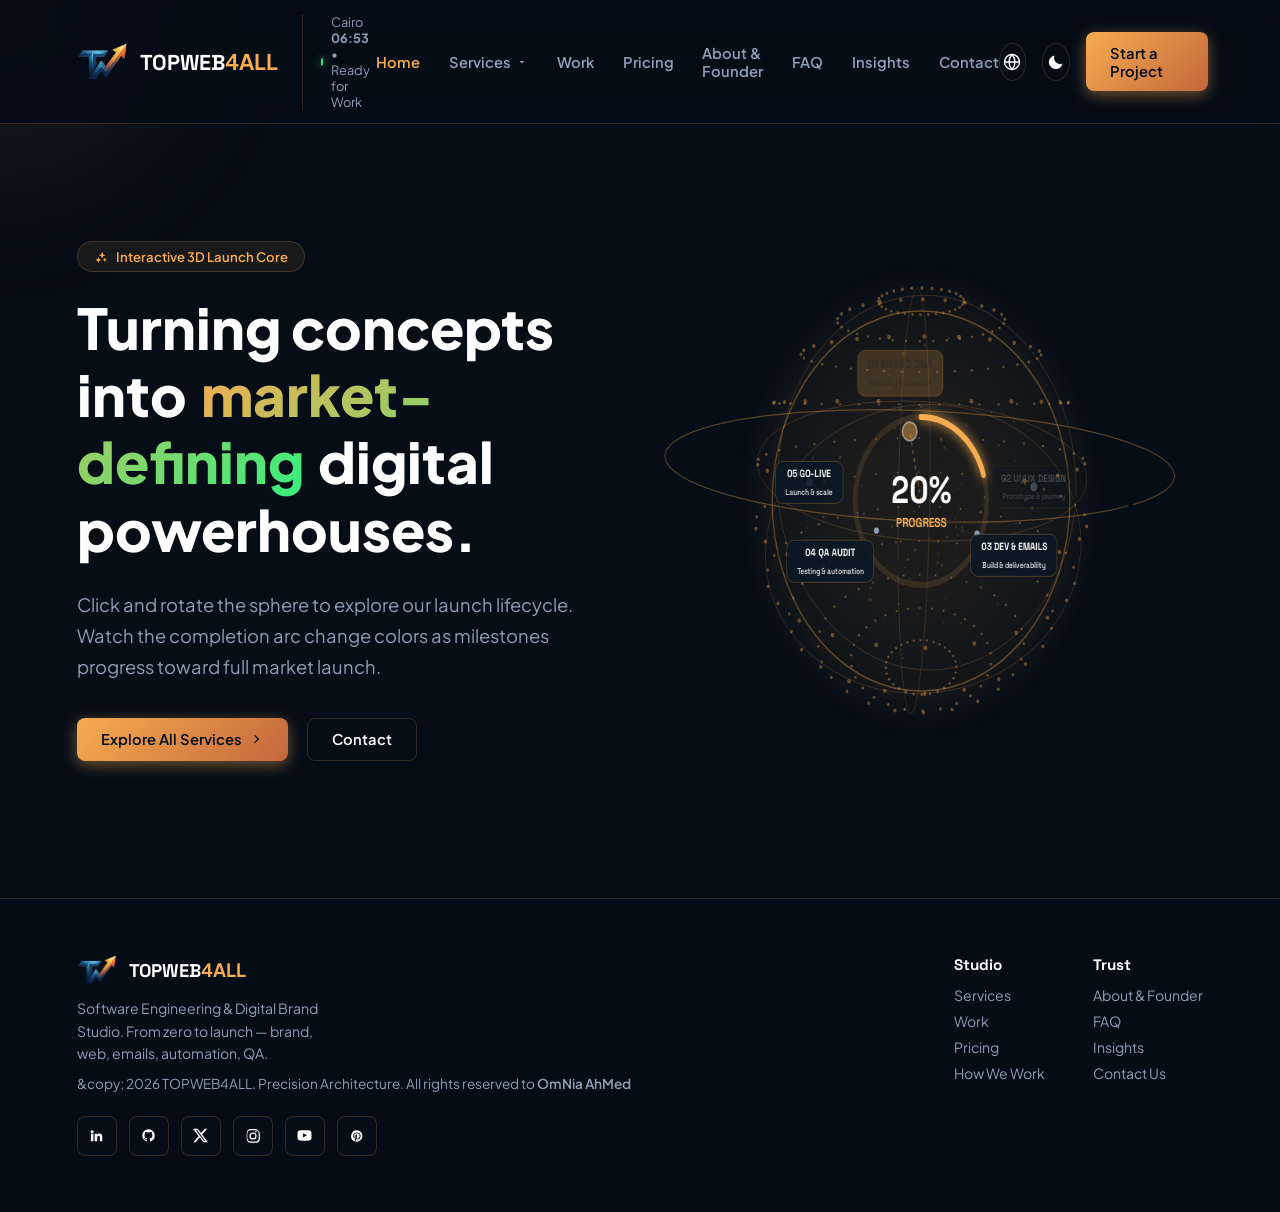
<file: index.html>
<!DOCTYPE html>
<html lang="en" data-theme="dark">
<head>
    <meta charset="UTF-8">
    <meta name="viewport" content="width=device-width, initial-scale=1.0">
    <title>TOPWEB4ALL | Software Engineering & Digital Brand Studio — Web Design, Branding, Automation & QA</title>
    <meta name="description" content="TOPWEB4ALL is a software engineering & digital brand studio in Cairo. We build brands from scratch, high-conversion websites, secured corporate emails, workflow automation, and QA audits.">
    <meta name="keywords" content="web design Cairo, brand creation, corporate emails, workflow automation, QA testing, TOPWEB4ALL">
    <meta name="author" content="TOPWEB4ALL">
    <meta name="robots" content="index, follow">
    <link rel="canonical" href="https://topweb4all.dev/">
    <meta name="theme-color" content="#050D17">
    <link rel="icon" type="image/png" sizes="32x32" href="favicon-32x32.png">
    <link rel="icon" type="image/png" sizes="16x16" href="favicon-16x16.png">
    <link rel="apple-touch-icon" href="apple-touch-icon.png">
    <link rel="manifest" href="site.webmanifest">
    <!-- Open Graph / Social -->
    <meta property="og:type" content="website">
    <meta property="og:title" content="TOPWEB4ALL | Turning concepts into market-defining digital powerhouses">
    <meta property="og:description" content="Brand from scratch, custom web engineering, secured emails, automation & QA audits. Explore work, pricing, FAQ and insights.">
    <meta property="og:url" content="https://topweb4all.dev/">
    <meta name="twitter:card" content="summary_large_image">
    <meta name="twitter:title" content="TOPWEB4ALL | Software Engineering & Digital Brand Studio">
    <meta name="twitter:description" content="Zero-to-one brands, fast websites, secured emails, automation & QA.">
    <meta property="og:image" content="https://topweb4all.dev/images/og-cover.jpg">
    <meta name="twitter:image" content="https://topweb4all.dev/images/og-cover.jpg">
    <!-- Structured data -->
    <script type="application/ld+json">
    {"@context":"https://schema.org","@type":"ProfessionalService","name":"TOPWEB4ALL","description":"Software Engineering & Digital Brand Studio: branding, web engineering, corporate emails, automation, QA.","areaServed":"Worldwide","email":"contact@topweb4all.dev","url":"https://topweb4all.dev/","sameAs":["https://linkedin.com","https://github.com"]}
    </script>
    <!-- Fonts -->
    <link rel="preconnect" href="https://fonts.googleapis.com">
    <link rel="preconnect" href="https://fonts.gstatic.com" crossorigin>
    <link href="https://fonts.googleapis.com/css2?family=Plus+Jakarta+Sans:wght@300;400;500;600;700&family=Space+Grotesk:wght@500;600;700;800&family=Cairo:wght@400;600;700;800&display=swap" rel="stylesheet">
    <!-- FontAwesome Icons -->
    <!-- Icons are inline SVG (no external icon font) -->

    <style>
        :root {
            --teal-accent: #F6AC4F;
            --teal-deep: #C3673D;
            --teal-darker: #9A4F2A;
            --glow: rgba(246, 172, 79, 0.45);

            /* Dark Theme (Default) */
            --bg-body: #050D17;
            --bg-card: rgba(11, 24, 38, 0.75);
            --bg-header: rgba(5, 13, 23, 0.92);
            --border: rgba(246, 172, 79, 0.18);
            --border-hover: rgba(246, 172, 79, 0.55);
            --text-main: #FFFFFF;
            --text-muted: #8E9FB5;
            --badge-bg: rgba(246, 172, 79, 0.08);
            --on-accent: #050D17;
            --card-shadow: 0 14px 40px rgba(0, 0, 0, 0.45);
        }

        [data-theme="light"] {
            /* Light Theme — high contrast, readable on white */
            --teal-accent: #B8731A;
            --teal-deep: #9A4F2A;
            --teal-darker: #7A3D1F;
            --glow: rgba(184, 115, 26, 0.28);
            --bg-body: #F5F0E8;
            --bg-card: #FFFFFF;
            --bg-header: rgba(255, 255, 255, 0.96);
            --border: rgba(184, 115, 26, 0.28);
            --border-hover: #B8731A;
            --text-main: #0A1B29;
            --text-muted: #3D5468;
            --badge-bg: rgba(184, 115, 26, 0.12);
            --on-accent: #FFFFFF;
            --card-shadow: 0 12px 32px rgba(10, 60, 75, 0.14);
        }

        [data-theme="light"] .service-card,
        [data-theme="light"] .price-card,
        [data-theme="light"] .work-card,
        [data-theme="light"] .blog-card,
        [data-theme="light"] .testimonial-card,
        [data-theme="light"] .detail-panel,
        [data-theme="light"] .detail-hero-box,
        [data-theme="light"] .timeline-item,
        [data-theme="light"] .faq-item,
        [data-theme="light"] .founder-box,
        [data-theme="light"] .contact-card {
            box-shadow: 0 12px 32px rgba(10, 60, 75, 0.14);
            border-width: 1.5px;
        }

        [data-theme="light"] .pill {
            background: rgba(184, 115, 26, 0.1);
            color: #22465A;
            font-weight: 600;
        }

        [data-theme="light"] .hero h1 .highlight {
            background: linear-gradient(135deg, #B8731A 0%, #C3673D 100%);
            -webkit-background-clip: text;
            background-clip: text;
            -webkit-text-fill-color: transparent;
        }

        [data-theme="light"] .btn-ghost {
            border-width: 1.5px;
            border-color: #B8731A;
            color: #0A1B29;
            font-weight: 700;
        }

        [data-theme="light"] .card-link {
            color: #7A3D1F;
        }

        [data-theme="light"] .section-tag {
            color: #7A3D1F;
        }

        [data-theme="light"] .form-input {
            background: #F4F8F9;
            color: #0A1B29;
            border-width: 1.5px;
        }

        [data-theme="light"] .form-input::placeholder {
            color: #7A93A6;
        }

        [data-theme="light"] .mobile-drawer a {
            border-bottom-color: rgba(184, 115, 26, 0.15);
        }

        [data-theme="light"] .logo-text span {
            color: #B8731A;
        }

        * {
            margin: 0;
            padding: 0;
            box-sizing: border-box;
            font-family: 'Plus Jakarta Sans', sans-serif;
            scroll-behavior: smooth;
            transition: background 0.3s ease, color 0.3s ease, border-color 0.3s ease;
        }

        h1, h2, h3, h4, .logo-text, .mono-text {
            font-family: 'Space Grotesk', sans-serif;
        }

        [dir="rtl"] body, [dir="rtl"] body * {
            font-family: 'Cairo', 'Plus Jakarta Sans', sans-serif;
        }

        [dir="rtl"] h1, [dir="rtl"] h2, [dir="rtl"] h3, [dir="rtl"] h4,
        [dir="rtl"] .logo-text, [dir="rtl"] .mono-text {
            font-family: 'Cairo', 'Space Grotesk', sans-serif;
        }

        /* RTL layout fixes */
        [dir="rtl"] .header-left { flex-direction: row; }
        [dir="rtl"] .studio-status { border-left: none; border-right: 1px solid var(--border); padding-left: 0; padding-right: 18px; }
        [dir="rtl"] nav ul.main-nav { flex-direction: row; }
        [dir="rtl"] .dropdown-menu { left: auto; right: 50%; transform: translateX(30%) translateY(8px); text-align: right; }
        [dir="rtl"] .nav-item-dropdown:hover .dropdown-menu,
        [dir="rtl"] .nav-item-dropdown:focus-within .dropdown-menu { transform: translateX(30%) translateY(0); }
        [dir="rtl"] .dropdown-menu a { flex-direction: row; text-align: right; }
        [dir="rtl"] .mobile-drawer { right: auto; left: -100%; border-left: none; border-right: 1px solid var(--border); }
        [dir="rtl"] .mobile-drawer.open { right: auto; left: 0; }
        [dir="rtl"] .breadcrumb, [dir="rtl"] .section-header, [dir="rtl"] .detail-hero > div:first-child { text-align: right; }
        [dir="rtl"] .price-list li, [dir="rtl"] .order-steps li { flex-direction: row; text-align: right; }
        [dir="rtl"] .card-top { flex-direction: row; }
        [dir="rtl"] .toast { right: auto; left: 25px; }
        [dir="rtl"] .faq-q { flex-direction: row; text-align: right; }
        [dir="rtl"] .work-meta, [dir="rtl"] .client-row { flex-direction: row; }
        [dir="rtl"] .hero-actions { justify-content: flex-start; }
        @media (max-width: 1024px) {
            [dir="rtl"] .hero-actions { justify-content: center; }
        }

        body {
            background-color: var(--bg-body);
            color: var(--text-main);
            overflow-x: hidden;
            position: relative;
        }
        a { color: var(--teal-accent); }
        a:hover { color: var(--teal-deep); }

        /* Mouse Glow Spotlight */
        .cursor-spotlight {
            position: fixed;
            top: 0;
            left: 0;
            width: 500px;
            height: 500px;
            background: radial-gradient(circle, var(--glow) 0%, transparent 65%);
            border-radius: 50%;
            pointer-events: none;
            transform: translate(-50%, -50%);
            z-index: 0;
            filter: blur(75px);
            opacity: 0.35;
        }

        [dir="rtl"] .cursor-spotlight {
            left: 0;
            right: auto;
        }

        /* Header Navigation */
        header {
            position: fixed;
            top: 0;
            left: 0;
            right: 0;
            z-index: 1000;
            background: var(--bg-header);
            backdrop-filter: blur(16px);
            border-bottom: 1px solid var(--border);
            padding: 0.85rem 6%;
            display: flex;
            align-items: center;
            justify-content: space-between;
        }

        .header-left {
            display: flex;
            align-items: center;
            gap: 24px;
        }

        .logo-wrap {
            display: flex;
            align-items: center;
            gap: 12px;
            text-decoration: none;
            color: var(--text-main);
            cursor: pointer;
        }

        .logo-box {
            width: 40px;
            height: 40px;
            background: linear-gradient(135deg, var(--teal-accent), var(--teal-deep));
            border-radius: 10px;
            display: flex;
            align-items: center;
            justify-content: center;
            color: var(--on-accent);
            font-size: 1.25rem;
            box-shadow: 0 0 16px var(--glow);
        }

        .logo-text {
            font-size: 1.35rem;
            font-weight: 700;
        }

        .logo-text span {
            color: var(--teal-accent);
        }

        .studio-status {
            display: flex;
            align-items: center;
            gap: 8px;
            font-size: 0.8rem;
            color: var(--text-muted);
            border-left: 1px solid var(--border);
            padding-left: 18px;
        }

        .status-dot {
            width: 8px;
            height: 8px;
            background-color: #38EF7D;
            border-radius: 50%;
            box-shadow: 0 0 8px #38EF7D;
            animation: pulse 2s infinite;
        }

        @keyframes pulse {
            0% { opacity: 0.3; }
            50% { opacity: 1; }
            100% { opacity: 0.3; }
        }

        /* Desktop Nav & Dropdowns */
        nav ul.main-nav {
            display: flex;
            list-style: none;
            gap: 1.8rem;
            align-items: center;
        }

        nav a.nav-link {
            text-decoration: none;
            color: var(--text-muted);
            font-size: 0.92rem;
            font-weight: 600;
            display: flex;
            align-items: center;
            gap: 5px;
            cursor: pointer;
            padding: 6px 0;
        }

        nav a.nav-link:hover, nav a.nav-link.active {
            color: var(--teal-accent);
        }

        .nav-item-dropdown {
            position: relative;
        }

        .dropdown-menu {
            position: absolute;
            top: calc(100% + 10px);
            left: 50%;
            transform: translateX(-30%) translateY(8px);
            background: var(--bg-card);
            border: 1px solid var(--border-hover);
            border-radius: 16px;
            box-shadow: 0 20px 50px rgba(0, 0, 0, 0.45), 0 0 0 1px rgba(246, 172, 79, 0.06);
            padding: 0.6rem;
            min-width: 320px;
            display: flex;
            flex-direction: column;
            gap: 2px;
            backdrop-filter: blur(18px);
            z-index: 1010;
            opacity: 0;
            visibility: hidden;
            transition: opacity 0.22s ease, transform 0.22s ease, visibility 0.22s;
        }

        .nav-item-dropdown:hover .dropdown-menu,
        .nav-item-dropdown:focus-within .dropdown-menu {
            display: flex;
            opacity: 1;
            visibility: visible;
            transform: translateX(-30%) translateY(0);
        }

        .dropdown-menu a {
            padding: 0.7rem 0.9rem;
            color: var(--text-muted);
            font-size: 0.88rem;
            text-decoration: none;
            display: flex;
            align-items: center;
            gap: 12px;
            transition: all 0.2s;
            cursor: pointer;
            border-radius: 10px;
        }

        .dropdown-menu a i {
            width: 34px;
            height: 34px;
            border-radius: 9px;
            background: rgba(246, 172, 79, 0.1);
            display: inline-flex;
            align-items: center;
            justify-content: center;
            color: var(--teal-accent);
            flex-shrink: 0;
        }

        .dropdown-menu a small {
            display: block;
            font-size: 0.74rem;
            font-weight: 400;
            opacity: 0.75;
        }

        .dropdown-menu a:hover {
            background: rgba(246, 172, 79, 0.1);
            color: var(--teal-accent);
            padding-left: 1.1rem;
        }

        .dropdown-divider {
            height: 1px;
            background: var(--border);
            margin: 6px 10px;
        }

        .nav-right {
            display: flex;
            align-items: center;
            gap: 1rem;
        }

        .theme-btn, .mobile-toggle-btn {
            background: transparent;
            border: 1px solid var(--border);
            color: var(--text-main);
            width: 38px;
            height: 38px;
            border-radius: 50%;
            cursor: pointer;
            display: flex;
            align-items: center;
            justify-content: center;
        }

        .mobile-toggle-btn {
            display: none;
        }

        .theme-btn:hover, .mobile-toggle-btn:hover {
            border-color: var(--teal-accent);
            color: var(--teal-accent);
        }

        /* Buttons */
        .btn {
            padding: 0.72rem 1.5rem;
            border-radius: 8px;
            font-size: 0.92rem;
            font-weight: 600;
            cursor: pointer;
            text-decoration: none;
            display: inline-flex;
            align-items: center;
            gap: 8px;
            transition: all 0.25s ease;
        }

        .btn-primary {
            background: linear-gradient(135deg, var(--teal-accent), var(--teal-deep));
            color: var(--on-accent);
            border: none;
            box-shadow: 0 4px 15px var(--glow);
        }

        .btn-primary:hover {
            transform: translateY(-2px);
            box-shadow: 0 8px 25px var(--glow);
        }
        .btn-primary.btn-theme-contrast { color: var(--on-accent); }
        [data-theme="light"] .btn-primary { background: linear-gradient(135deg, var(--teal-deep), var(--teal-darker)); box-shadow: 0 4px 15px rgba(122,61,31,0.28); }
        [data-theme="light"] .btn-primary.btn-theme-contrast { color: var(--on-accent); }

        .btn-ghost {
            background: transparent;
            color: var(--text-main);
            border: 1px solid var(--border);
        }

        .btn-ghost:hover {
            border-color: var(--teal-accent);
            color: var(--teal-accent);
        }

        /* Mobile Drawer */
        .mobile-drawer {
            position: fixed;
            top: 65px;
            right: -100%;
            width: 290px;
            height: calc(100vh - 65px);
            background: var(--bg-card);
            border-left: 1px solid var(--border);
            padding: 2rem 1.5rem;
            display: flex;
            flex-direction: column;
            gap: 1.2rem;
            backdrop-filter: blur(20px);
            transition: right 0.35s ease;
            z-index: 999;
        }

        .mobile-drawer.open {
            right: 0;
        }

        .mobile-drawer a {
            color: var(--text-main);
            text-decoration: none;
            font-size: 1.05rem;
            font-weight: 600;
            padding: 0.6rem 0;
            border-bottom: 1px solid rgba(255, 255, 255, 0.05);
            cursor: pointer;
        }

        /* SPA Pages */
        .page-view {
            display: none;
            padding-top: 5.5rem;
            animation: fadeIn 0.35s ease-in-out;
            position: relative;
            z-index: 1;
        }

        .page-view.active-page {
            display: block;
        }

        @keyframes fadeIn {
            from { opacity: 0; transform: translateY(12px); }
            to { opacity: 1; transform: translateY(0); }
        }

        /* Hero Layout */
        .hero {
            padding: 4.5rem 6% 3.5rem;
            min-height: 90vh;
            display: grid;
            grid-template-columns: 1fr 1.05fr;
            align-items: center;
            gap: 1.5rem;
            max-width: 1440px;
            margin: auto;
        }

        .hero-badge {
            background: var(--badge-bg);
            border: 1px solid var(--border);
            color: var(--teal-accent);
            padding: 6px 16px;
            border-radius: 50px;
            font-size: 0.82rem;
            font-weight: 600;
            margin-bottom: 1.5rem;
            display: inline-flex;
            align-items: center;
            gap: 8px;
        }

        .hero h1 {
            font-size: clamp(2.3rem, 4.4vw, 4rem);
            font-weight: 800;
            line-height: 1.14;
            margin-bottom: 1.5rem;
        }

        .hero h1 .highlight {
            background: linear-gradient(135deg, var(--teal-accent) 0%, #38EF7D 100%);
            -webkit-background-clip: text;
            -webkit-text-fill-color: transparent;
        }

        .hero p {
            color: var(--text-muted);
            font-size: 1.15rem;
            line-height: 1.7;
            margin-bottom: 2.2rem;
            max-width: 580px;
        }

        .hero-actions {
            display: flex;
            gap: 1.2rem;
            flex-wrap: wrap;
        }

        /* FLOATING 3D CANVAS (SPACIOUS & CALIBRATED) */
        .hero-canvas-container {
            display: flex;
            align-items: center;
            justify-content: center;
            position: relative;
            background: transparent;
            border: none;
            box-shadow: none;
            padding: 0;
            width: 100%;
            overflow: visible;
        }

        #globeCanvas {
            width: 100%;
            max-width: 720px;
            height: 620px;
            cursor: grab;
            display: block;
        }

        #globeCanvas:active {
            cursor: grabbing;
        }

        /* Common Page Sections */
        .section {
            padding: 5rem 6%;
            max-width: 1280px;
            margin: auto;
        }

        .section-header {
            margin-bottom: 3rem;
            text-align: center;
        }

        .section-tag {
            font-size: 0.85rem;
            text-transform: uppercase;
            letter-spacing: 2px;
            color: var(--teal-accent);
            font-weight: 700;
            margin-bottom: 0.5rem;
        }

        .section-title {
            font-size: clamp(2rem, 3.2vw, 2.7rem);
            font-weight: 800;
        }

        /* Services Grid */
        .services-grid {
            display: grid;
            grid-template-columns: repeat(auto-fit, minmax(320px, 1fr));
            gap: 2rem;
        }

        .service-card {
            background: var(--bg-card);
            border: 1px solid var(--border);
            border-radius: 16px;
            padding: 2.5rem;
            display: flex;
            flex-direction: column;
            justify-content: space-between;
            box-shadow: var(--card-shadow);
            transition: transform 0.25s ease, border-color 0.25s ease;
        }

        .service-card.featured {
            border-color: var(--teal-accent);
            background: linear-gradient(180deg, rgba(246, 172, 79, 0.08) 0%, var(--bg-card) 60%);
        }

        .service-card:hover {
            transform: translateY(-6px);
            border-color: var(--teal-accent);
        }

        .card-top {
            display: flex;
            justify-content: space-between;
            align-items: flex-start;
            margin-bottom: 1.5rem;
        }

        .card-icon {
            width: 52px;
            height: 52px;
            background: rgba(246, 172, 79, 0.1);
            border-radius: 12px;
            display: flex;
            align-items: center;
            justify-content: center;
            font-size: 1.4rem;
            color: var(--teal-accent);
        }

        .card-badge {
            font-size: 0.75rem;
            background: var(--teal-accent);
            color: var(--on-accent);
            font-weight: 700;
            padding: 4px 10px;
            border-radius: 50px;
            text-transform: uppercase;
        }

        .service-card h3 {
            font-size: 1.35rem;
            margin-bottom: 0.9rem;
        }

        .service-card p {
            color: var(--text-muted);
            font-size: 0.95rem;
            line-height: 1.6;
            margin-bottom: 1.5rem;
        }

        .pill-group {
            display: flex;
            gap: 8px;
            flex-wrap: wrap;
        }

        .pill {
            background: rgba(255, 255, 255, 0.04);
            border: 1px solid var(--border);
            padding: 4px 10px;
            border-radius: 6px;
            font-size: 0.78rem;
            color: var(--text-muted);
        }

        /* Roadmap Timeline */
        .timeline-container {
            display: flex;
            flex-direction: column;
            gap: 2rem;
            position: relative;
            max-width: 850px;
            margin: auto;
        }

        .timeline-item {
            background: var(--bg-card);
            border: 1px solid var(--border);
            border-radius: 16px;
            padding: 2rem;
            display: flex;
            gap: 1.5rem;
            box-shadow: var(--card-shadow);
        }

        .timeline-num {
            font-size: 2.2rem;
            font-weight: 800;
            color: var(--teal-accent);
            font-family: 'Space Grotesk', sans-serif;
            min-width: 60px;
        }

        /* About & Founder */
        .about-grid {
            display: grid;
            grid-template-columns: 1fr 1fr;
            gap: 3.5rem;
            align-items: center;
            margin-bottom: 4rem;
        }

        .founder-box {
            background: var(--bg-card);
            border: 1px solid var(--border);
            border-radius: 20px;
            padding: 2.2rem;
            display: grid;
            grid-template-columns: 220px 1fr;
            gap: 2.2rem;
            align-items: center;
            box-shadow: var(--card-shadow);
        }

        .avatar-circle {
            width: 220px;
            height: 293px;
            border-radius: 16px;
            margin: auto;
            background: linear-gradient(135deg, var(--teal-deep), var(--teal-accent));
            padding: 4px;
            box-shadow: 0 0 25px var(--glow);
            display: flex;
            align-items: center;
            justify-content: center;
        }

        .avatar-inner {
            width: 100%;
            height: 100%;
            background: #0B192C;
            border-radius: 12px;
            display: flex;
            align-items: center;
            justify-content: center;
            font-size: 4rem;
            color: var(--teal-accent);
            overflow: hidden;
        }

        .avatar-inner img {
            width: 100%;
            height: 100%;
            object-fit: cover;
            object-position: center 20%;
            border-radius: 12px;
        }

        .founder-bio h3 {
            font-size: 1.8rem;
            margin-bottom: 0.3rem;
        }

        .founder-bio .role {
            font-size: 0.95rem;
            color: var(--teal-accent);
            font-weight: 600;
            margin-bottom: 1.2rem;
        }

        .founder-bio p {
            color: var(--text-muted);
            font-size: 1.02rem;
            line-height: 1.7;
            margin-bottom: 1.5rem;
        }

        .socials-flex {
            display: flex;
            gap: 12px;
        }

        .social-link {
            width: 40px;
            height: 40px;
            border-radius: 8px;
            background: var(--bg-body);
            border: 1px solid var(--border);
            display: flex;
            align-items: center;
            justify-content: center;
            color: var(--text-main);
            text-decoration: none;
            transition: all 0.2s;
        }

        .social-link:hover {
            border-color: var(--teal-accent);
            color: var(--teal-accent);
            transform: translateY(-2px);
        }

        /* Contact Section */
        .contact-card {
            display: grid;
            grid-template-columns: 1fr 1.2fr;
            gap: 3rem;
            background: var(--bg-card);
            border: 1px solid var(--border);
            border-radius: 20px;
            padding: 3.5rem;
            box-shadow: var(--card-shadow);
        }

        .form-row {
            margin-bottom: 1.2rem;
            display: flex;
            flex-direction: column;
            gap: 6px;
        }

        .form-row label {
            font-size: 0.85rem;
            color: var(--text-muted);
            font-weight: 600;
        }

        .form-input {
            width: 100%;
            padding: 0.85rem 1rem;
            background: rgba(255, 255, 255, 0.03);
            border: 1px solid var(--border);
            border-radius: 8px;
            color: var(--text-main);
            font-size: 0.95rem;
            outline: none;
        }

        .form-input:focus {
            border-color: var(--teal-accent);
        }

        .skip-link {
            position: absolute;
            left: -9999px;
            top: 0;
            background: var(--teal-accent);
            color: var(--on-accent);
            padding: 10px 16px;
            border-radius: 0 0 8px 0;
            z-index: 3000;
            font-weight: 700;
        }

        .skip-link:focus { left: 0; }

        /* Trust strip */
        .trust-strip {
            padding: 1.2rem 6% 0.4rem;
            max-width: 1280px;
            margin: auto;
            display: flex;
            gap: 1rem;
            flex-wrap: wrap;
            align-items: center;
            justify-content: center;
        }

        .trust-item {
            border: 1px solid var(--border);
            background: var(--bg-card);
            border-radius: 50px;
            padding: 8px 16px;
            font-size: 0.82rem;
            color: var(--text-muted);
            display: inline-flex;
            gap: 8px;
            align-items: center;
        }

        .trust-item i { color: var(--teal-accent); }

        /* Testimonials */
        .testimonials-grid {
            display: grid;
            grid-template-columns: repeat(auto-fit, minmax(300px, 1fr));
            gap: 1.6rem;
        }

        .testimonial-card {
            background: var(--bg-card);
            border: 1px solid var(--border);
            border-radius: 16px;
            padding: 1.8rem;
            box-shadow: var(--card-shadow);
        }

        .stars { color: #FFC531; margin-bottom: 0.9rem; font-size: 0.85rem; }
        .testimonial-card p { color: var(--text-muted); line-height: 1.7; font-size: 0.95rem; margin-bottom: 1.2rem; }
        .client-row { display: flex; gap: 12px; align-items: center; }
        .client-avatar {
            width: 44px; height: 44px; border-radius: 50%;
            background: linear-gradient(135deg, var(--teal-accent), var(--teal-deep));
            display: flex; align-items: center; justify-content: center;
            color: var(--on-accent); font-weight: 800;
        }
        .client-row strong { display: block; font-size: 0.95rem; }
        .client-row span { color: var(--text-muted); font-size: 0.82rem; }

        /* CTA banner */
        .cta-banner {
            margin: 0 6% 4rem;
            max-width: 1280px;
            background: linear-gradient(135deg, rgba(246, 172, 79,0.16), rgba(195, 103, 61,0.08));
            border: 1px solid var(--border-hover);
            border-radius: 20px;
            padding: 3rem;
            display: flex;
            justify-content: space-between;
            gap: 2rem;
            align-items: center;
            flex-wrap: wrap;
        }

        .cta-banner h2 { font-size: clamp(1.6rem, 2.6vw, 2.2rem); margin-bottom: 0.6rem; }
        .cta-banner p { color: var(--text-muted); max-width: 560px; line-height: 1.7; }

        /* Portfolio */
        .filter-row { display: flex; gap: 10px; justify-content: center; flex-wrap: wrap; margin-bottom: 2.2rem; }
        .filter-btn {
            border: 1px solid var(--border);
            background: transparent;
            color: var(--text-muted);
            padding: 8px 18px;
            border-radius: 50px;
            cursor: pointer;
            font-weight: 600;
            font-size: 0.88rem;
        }
        .filter-btn.active, .filter-btn:hover { border-color: var(--teal-accent); color: var(--teal-accent); }
        .portfolio-grid { display: grid; grid-template-columns: repeat(auto-fit, minmax(300px, 1fr)); gap: 1.8rem; }
        .work-card {
            background: var(--bg-card);
            border: 1px solid var(--border);
            border-radius: 18px;
            overflow: hidden;
            box-shadow: var(--card-shadow);
            transition: transform 0.25s, border-color 0.25s;
        }
        .work-card:hover { transform: translateY(-6px); border-color: var(--teal-accent); }
        .work-thumb {
            height: 170px;
            display: flex; align-items: center; justify-content: center;
            font-size: 2.6rem; color: var(--on-accent);
            background: linear-gradient(135deg, var(--teal-accent), var(--teal-deep));
        }
        .work-thumb.alt1 { background: linear-gradient(135deg, #38EF7D, #B8731A); }
        .work-thumb.alt2 { background: linear-gradient(135deg, #7DD3FC, #B8731A); }
        .work-thumb.alt3 { background: linear-gradient(135deg, #FDE68A, #C3673D); }
        .work-thumb.alt4 { background: linear-gradient(135deg, #C4B5FD, #B8731A); }
        .work-thumb.alt5 { background: linear-gradient(135deg, #FDA4AF, #B8731A); }
        .work-body { padding: 1.6rem; }
        .work-body h3 { margin-bottom: 0.5rem; }
        .work-body p { color: var(--text-muted); font-size: 0.92rem; line-height: 1.65; margin-bottom: 1rem; }
        .work-meta { display: flex; justify-content: space-between; align-items: center; font-size: 0.82rem; color: var(--text-muted); }
        .work-meta a { color: var(--teal-accent); text-decoration: none; font-weight: 700; cursor: pointer; }

        /* Pricing */
        .pricing-grid { display: grid; grid-template-columns: repeat(auto-fit, minmax(290px, 1fr)); gap: 1.8rem; align-items: stretch; }
        .price-card {
            background: var(--bg-card);
            border: 1px solid var(--border);
            border-radius: 18px;
            padding: 2.2rem;
            display: flex; flex-direction: column;
            box-shadow: var(--card-shadow);
        }
        .price-card.featured { border-color: var(--teal-accent); transform: scale(1.02); }
        .price-card h3 { font-size: 1.2rem; margin-bottom: 0.4rem; }
        .price-card .desc { color: var(--text-muted); font-size: 0.9rem; margin-bottom: 1.2rem; }
        .price { font-size: 2.4rem; font-weight: 800; margin-bottom: 0.2rem; }
        .price small { font-size: 0.9rem; color: var(--text-muted); font-weight: 500; }
        .price-list { list-style: none; margin: 1.2rem 0 1.8rem; display: flex; flex-direction: column; gap: 10px; }
        .price-list li { color: var(--text-muted); font-size: 0.92rem; display: flex; gap: 10px; }
        .price-list i { color: var(--teal-accent); margin-top: 3px; }

        /* FAQ */
        .faq-list { max-width: 860px; margin: auto; display: flex; flex-direction: column; gap: 1rem; }
        .faq-item { background: var(--bg-card); border: 1px solid var(--border); border-radius: 14px; overflow: hidden; }
        .faq-q {
            width: 100%; background: none; border: none; color: var(--text-main);
            padding: 1.2rem 1.5rem; font-size: 1rem; font-weight: 700;
            display: flex; justify-content: space-between; align-items: center; cursor: pointer; gap: 1rem;
            font-family: 'Space Grotesk', sans-serif; text-align: start;
        }
        .faq-a { max-height: 0; overflow: hidden; transition: max-height 0.3s ease; }
        .faq-a p { padding: 0 1.5rem 1.4rem; color: var(--text-muted); line-height: 1.7; font-size: 0.95rem; }
        .faq-item.open .faq-a { max-height: 300px; }
        .faq-item.open { border-color: var(--teal-accent); }

        /* Blog */
        .blog-grid { display: grid; grid-template-columns: repeat(auto-fit, minmax(300px, 1fr)); gap: 1.8rem; }
        .blog-card {
            background: var(--bg-card); border: 1px solid var(--border);
            border-radius: 18px; padding: 1.8rem; box-shadow: var(--card-shadow);
            display: flex; flex-direction: column; gap: 0.9rem;
        }
        .blog-card:hover { border-color: var(--teal-accent); }
        .blog-meta { display: flex; gap: 10px; font-size: 0.78rem; color: var(--text-muted); }
        .blog-meta span { background: var(--badge-bg); border: 1px solid var(--border); padding: 3px 10px; border-radius: 50px; }
        .blog-card h3 { font-size: 1.15rem; line-height: 1.5; }
        .blog-card p { color: var(--text-muted); font-size: 0.92rem; line-height: 1.65; }
        .blog-card a { color: var(--teal-accent); font-weight: 700; text-decoration: none; cursor: pointer; font-size: 0.9rem; }

        /* Service detail pages */
        .detail-hero {
            display: grid;
            grid-template-columns: 1.1fr 0.9fr;
            gap: 2.5rem;
            align-items: center;
            margin-bottom: 3rem;
        }
        .detail-hero-box {
            background: var(--bg-card);
            border: 1px solid var(--border-hover);
            border-radius: 20px;
            padding: 2.5rem;
            box-shadow: var(--card-shadow);
            text-align: center;
        }
        .detail-hero-box i { font-size: 3rem; color: var(--teal-accent); margin-bottom: 1rem; }
        .detail-hero-box .price-hint { font-size: 1.6rem; font-weight: 800; margin: 1rem 0 0.3rem; }
        .detail-hero-box .price-hint small { font-size: 0.85rem; color: var(--text-muted); font-weight: 500; }
        .breadcrumb { font-size: 0.85rem; color: var(--text-muted); margin-bottom: 1rem; }
        .breadcrumb a { color: var(--teal-accent); cursor: pointer; text-decoration: none; }
        .detail-grid { display: grid; grid-template-columns: 1fr 1fr; gap: 1.8rem; margin-bottom: 3rem; }
        .detail-panel {
            background: var(--bg-card); border: 1px solid var(--border);
            border-radius: 18px; padding: 2rem; box-shadow: var(--card-shadow);
        }
        .detail-panel h3 { margin-bottom: 1.2rem; font-size: 1.2rem; }
        .detail-panel h3 i { color: var(--teal-accent); margin-right: 8px; }
        .order-steps { list-style: none; display: flex; flex-direction: column; gap: 1rem; counter-reset: step; }
        .order-steps li { display: flex; gap: 12px; color: var(--text-muted); font-size: 0.93rem; line-height: 1.65; }
        .order-steps li b { color: var(--text-main); }
        .step-num {
            min-width: 30px; height: 30px; border-radius: 50%;
            background: linear-gradient(135deg, var(--teal-accent), var(--teal-deep));
            color: var(--on-accent); font-weight: 800; font-size: 0.85rem;
            display: flex; align-items: center; justify-content: center;
        }
        .related-note { text-align: center; color: var(--text-muted); margin-bottom: 1.5rem; }
        .card-link { color: var(--teal-accent); font-weight: 700; cursor: pointer; text-decoration: none; font-size: 0.9rem; display: inline-flex; gap: 6px; align-items: center; margin-top: 1rem; }
        .card-link:hover { text-decoration: underline; }

        /* Footer */
        footer {
            border-top: 1px solid var(--border);
            padding: 3.5rem 6%;
            background: var(--bg-header);
            position: relative;
            z-index: 1;
        }

        .footer-content {
            max-width: 1280px;
            margin: auto;
            display: flex;
            justify-content: space-between;
            align-items: center;
            flex-wrap: wrap;
            gap: 1.5rem;
        }
        .footer-content a:not(.social-link) { color: var(--text-muted); text-decoration: none; }
        .footer-content a:not(.social-link):visited { color: var(--text-muted); }
        .footer-content a:not(.social-link):hover { color: var(--teal-accent); }

        /* Toast Feedback */
        .toast {
            position: fixed;
            bottom: 25px;
            right: 25px;
            background: var(--bg-card);
            border: 1px solid var(--teal-accent);
            color: var(--text-main);
            padding: 1rem 1.4rem;
            border-radius: 10px;
            box-shadow: var(--card-shadow);
            transform: translateY(100px);
            opacity: 0;
            transition: all 0.3s;
            z-index: 2000;
        }

        .toast.show {
            transform: translateY(0);
            opacity: 1;
        }

        @media (max-width: 1024px) {
            nav ul.main-nav { display: none; }
            .mobile-toggle-btn { display: flex !important; flex: none; }
            .nav-right .btn { display: none; }
            .nav-right { gap: .6rem; }
            .nav-right { flex-wrap: nowrap; }
            /* hide time / status clutter in phone & tablet header */
            .studio-status { display: none; }
            .hero { grid-template-columns: 1fr; text-align: center; }
            .hero p { margin: 0 auto 2rem; }
            .hero-actions { justify-content: center; }
            .about-grid, .founder-box, .contact-card { grid-template-columns: 1fr; }
            #globeCanvas { max-width: 100%; height: 440px; }
        }
        /* === Content system: covers + view-all === */
        .work-thumb.has-cover,.blog-thumb.has-cover{padding:0;min-height:0;height:190px;overflow:hidden}
        .work-thumb.has-cover img,.blog-thumb.has-cover img{width:100%;height:100%;object-fit:cover;display:block}
        .blog-card .blog-cover{margin:-1.8rem -1.8rem 0;border-radius:18px 18px 0 0;overflow:hidden;height:170px}
        .blog-card .blog-cover img{width:100%;height:100%;object-fit:cover;display:block}
        .view-all-row{text-align:center;margin-top:1.4rem}
        .view-all-row .btn{display:inline-flex}

        /* === Accessibility (a11y) === */
        .skip-link {
            position: absolute; inset-inline-start: 12px; top: -70px; z-index: 3000;
            background: var(--teal-accent); color: var(--on-accent); font-weight: 800;
            padding: 10px 18px; border-radius: 0 0 10px 10px; text-decoration: none;
            transition: top 0.2s ease;
        }
        .skip-link:focus { top: 0; }
        .sr-only {
            position: absolute !important; width: 1px; height: 1px; padding: 0; margin: -1px;
            overflow: hidden; clip: rect(0,0,0,0); white-space: nowrap; border: 0;
        }
        a:focus-visible, button:focus-visible, input:focus-visible,
        select:focus-visible, textarea:focus-visible, [tabindex]:focus-visible {
            outline: 3px solid var(--teal-accent); outline-offset: 3px; border-radius: 6px;
        }
        [data-theme="light"] a:focus-visible, [data-theme="light"] button:focus-visible,
        [data-theme="light"] input:focus-visible, [data-theme="light"] select:focus-visible,
        [data-theme="light"] textarea:focus-visible {
            outline: 3px solid #01606d;
        }
        nav a.nav-link[aria-current="page"] { color: var(--teal-accent); }
        .main-content { padding-top: 0; }
        @media (prefers-reduced-motion: reduce) {
            *, *::before, *::after {
                animation-duration: 0.001ms !important;
                animation-iteration-count: 1 !important;
                transition-duration: 0.001ms !important;
                scroll-behavior: auto !important;
            }
            .status-dot { animation: none; }
        }
    .work-thumb.has-cover,.blog-cover{position:relative;display:flex;align-items:center;justify-content:center}.work-thumb.has-cover .cover-title,.blog-cover .cover-title{position:relative;z-index:2;font-size:1.05rem;font-weight:800;color:var(--txt);text-align:center;padding:12px;line-height:1.4;text-shadow:0 2px 10px rgba(0,0,0,.6);display:-webkit-box;-webkit-line-clamp:3;-webkit-box-orient:vertical;overflow:hidden;max-width:100%}.work-thumb.has-cover::before,.blog-cover::before{content:'';position:absolute;bottom:0;inset-inline-end:0;width:60px;height:60px;background:#F6AC4F;clip-path:polygon(100% 0,0 100%,100% 100%);opacity:.3;pointer-events:none}.work-thumb.has-cover::after,.blog-cover::after{content:'';position:absolute;top:0;inset-inline-start:0;width:40px;height:40px;border:2px solid #C3673D;opacity:.35;transform:rotate(45deg);pointer-events:none}.blog-cover{background:linear-gradient(135deg,var(--bg-body),var(--teal-deep))}.work-thumb.has-cover img,.blog-cover img{position:relative;z-index:0}.work-thumb.has-cover::before,.work-thumb.has-cover::after,.blog-cover::before,.blog-cover::after{content:'';position:absolute;pointer-events:none;z-index:1}.work-thumb.has-cover::before,.blog-cover::before{bottom:0;inset-inline-end:0;width:55px;height:55px;background:#F6AC4F;clip-path:polygon(100% 0,0 100%,100% 100%);opacity:.35}.work-thumb.has-cover::after,.blog-cover::after{top:6px;inset-inline-start:6px;width:36px;height:36px;border:2px solid #C3673D;opacity:.4;transform:rotate(45deg)}.blog-cover{background:linear-gradient(135deg,var(--bg-body),var(--teal-deep));position:relative;overflow:hidden}.work-thumb.has-cover,.blog-cover{background:#050D17;display:flex;flex-direction:column;align-items:center;justify-content:center;gap:6px;padding:14px;text-align:center;position:relative;overflow:hidden}.work-thumb.has-cover .cover-logo,.blog-cover .cover-logo{position:absolute;inset:0;margin:auto;width:46%;max-width:150px;opacity:.22;pointer-events:none;z-index:0;object-fit:contain}.work-thumb.has-cover .cover-site,.blog-cover .cover-site{position:relative;z-index:2;font-size:.7rem;font-weight:800;letter-spacing:.18em;color:#FFFFFF;opacity:.85}.work-thumb.has-cover .cover-title,.blog-cover .cover-title{position:relative;z-index:2;font-size:1.0rem;font-weight:800;color:#FFFFFF;line-height:1.4;display:-webkit-box;-webkit-line-clamp:2;-webkit-box-orient:vertical;overflow:hidden;max-width:100%;text-shadow:0 2px 8px rgba(0,0,0,.35)}.work-thumb.has-cover .cover-domain,.blog-cover .cover-domain{position:relative;z-index:2;font-size:.72rem;color:#FFFFFF;opacity:.75}.work-thumb.has-cover::before,.blog-cover::before{content:'';position:absolute;bottom:0;inset-inline-end:0;width:55px;height:55px;background:#F6AC4F;clip-path:polygon(100% 0,0 100%,100% 100%);opacity:.3;pointer-events:none;z-index:1}.work-thumb.has-cover::after,.blog-cover::after{content:'';position:absolute;top:6px;inset-inline-start:6px;width:36px;height:36px;border:2px solid #C3673D;opacity:.35;transform:rotate(45deg);pointer-events:none;z-index:1}</style>
</head>
<body>

    <a class="skip-link" href="#main-content" id="skipLink">انتقل إلى المحتوى الأساسي</a>
    <div class="sr-only" id="tw4aLive" aria-live="polite" aria-atomic="true"></div>

    <div class="cursor-spotlight" id="spotlight"></div>

    <!-- Header Navigation -->
    <header>
        <div class="header-left">
            <a href="#home" class="logo-wrap" onclick="navigateTo('home')">
                <img src="images/logo.png" alt="TOPWEB4ALL" style="height:38px;width:auto;display:block;">
                <div class="logo-text">TOPWEB<span>4ALL</span></div>
            </a>
            <div class="studio-status">
                <span class="status-dot"></span>
                <span>Cairo <strong id="liveTime">--:--</strong> • <span data-i18n="status.ready">Ready for Work</span></span>
            </div>
        </div>

        <nav aria-label="Main navigation">
            <ul class="main-nav">
                <li><a tabindex="0" class="nav-link active" onclick="navigateTo('home')" data-i18n="nav.home">Home</a></li>
                <li class="nav-item-dropdown">
                    <a tabindex="0" class="nav-link" onclick="navigateTo('services')"><span data-i18n="nav.services">Services</span> <svg viewBox="0 0 24 24" width="12" height="12" fill="currentColor" aria-hidden="true"><path d="M7 10l5 5 5-5H7z"/></svg></a>
                    <div class="dropdown-menu">
                        <a tabindex="0" onclick="navigateTo('svc-brand')"><svg viewBox="0 0 24 24" width="18" height="18" fill="currentColor" aria-hidden="true"><path d="M14 3l1.8 4.6L20 9l-4.2 1.4L14 15l-1.8-4.6L8 9l4.2-1.4L14 3zm-6.5 9L9 15.5 12.5 17 9 18.5 7.5 22 6 18.5 2.5 17 6 15.5 7.5 12zm11 1 1 2.5L22 17l-2.5 1L18.5 20.5 17.5 18 15 17l2.5-1 1-2.5z"/></svg><span><span data-i18n="nav.brand">Brand from Scratch</span><small data-i18n="nav.brandSub">Naming, identity & guidelines</small></span></a>
                        <a tabindex="0" onclick="navigateTo('svc-web')"><svg viewBox="0 0 24 24" width="18" height="18" fill="currentColor" aria-hidden="true"><path d="M9.4 16.6 4.8 12l4.6-4.6L8 6l-6 6 6 6 1.4-1.4zm5.2 0 4.6-4.6-4.6-4.6L16 6l6 6-6 6-1.4-1.4z"/></svg><span><span data-i18n="nav.web">Web Design & Dev</span><small data-i18n="nav.webSub">Fast, high-conversion sites</small></span></a>
                        <a tabindex="0" onclick="navigateTo('svc-email')"><svg viewBox="0 0 24 24" width="16" height="16" fill="currentColor" aria-hidden="true"><path d="M12 1 3 5v6c0 5.6 3.8 10.7 9 12 5.2-1.3 9-6.4 9-12V5l-9-4zm-1.5 14.5-3.5-3.5 1.4-1.4 2.1 2.1 4.6-4.6 1.4 1.4-6 6z"/></svg><span><span data-i18n="nav.email">Corporate Emails</span><small data-i18n="nav.emailSub">Workspace & M365 deliverability</small></span></a>
                        <a tabindex="0" onclick="navigateTo('svc-automation')"><svg viewBox="0 0 24 24" width="18" height="18" fill="currentColor" aria-hidden="true"><path d="M12 2a2 2 0 0 1 2 2c2.5.5 4 2.5 4 5v1h2v7h-2v2h-3v-2H9v2H6v-2H4v-7h2v-1c0-2.5 1.5-4.5 4-5a2 2 0 0 1 2-2zm-3 8h2v2H9zm6 0h2v2h-2zM9 13h6v1H9z"/></svg><span><span data-i18n="nav.auto">Workflow Automation</span><small data-i18n="nav.autoSub">CRM & payment webhooks</small></span></a>
                        <a tabindex="0" onclick="navigateTo('svc-qa')"><svg viewBox="0 0 24 24" width="16" height="16" fill="currentColor" aria-hidden="true"><path d="M9 3h6v2h3v2h-1.1A7 7 0 0 1 13 12.9V15l4 7H7l4-7v-2.1A7 7 0 0 1 7.1 7H6V5h3V3zm4 5a3 3 0 1 0 0 6 3 3 0 0 0 0-6zm-1 2.2v1.3H10.5v1h3v1H12v1.3h-1v-4.6h1z"/></svg><span><span data-i18n="nav.qa">QA & Testing Audits</span><small data-i18n="nav.qaSub">140-check pre-launch sweep</small></span></a>
                        <a tabindex="0" onclick="navigateTo('svc-launch')"><svg viewBox="0 0 24 24" width="18" height="18" fill="currentColor" aria-hidden="true"><path d="M9.5 2c3.2 1.6 5.6 4.2 6.9 7.6l3.1 3.1-3 1.5-1.7-1.7-.5 5.1-2.5 2.5-.9-2.8-2.7-.9 1.8-2.2-3.4-3.4C4.7 8.9 6.3 5.2 9.5 2zm.9 3.1c-1.5 1.1-2.3 3-1.9 4.7L13 5.3c-.9-.4-2-.3-2.6.8zM5 20c1-2.5 3-4.5 5.5-5.5l1 1c-2.2 1-3.9 2.7-4.9 4.9L5 20z"/></svg><span><span data-i18n="nav.launch">Project Launch</span><small data-i18n="nav.launchSub">Go-live & 30-day support</small></span></a>
                    </div>
                </li>
                <li><a tabindex="0" class="nav-link" onclick="navigateTo('portfolio')" data-i18n="nav.work">Work</a></li>
                <li><a tabindex="0" class="nav-link" onclick="navigateTo('pricing')" data-i18n="nav.pricing">Pricing</a></li>
                <li><a tabindex="0" class="nav-link" onclick="navigateTo('about')" data-i18n="nav.about">About & Founder</a></li>
                <li><a tabindex="0" class="nav-link" onclick="navigateTo('faq')" data-i18n="nav.faq">FAQ</a></li>
                <li><a tabindex="0" class="nav-link" onclick="navigateTo('blog')" data-i18n="nav.blog">Insights</a></li>
                <li><a tabindex="0" class="nav-link" onclick="navigateTo('contact')" data-i18n="nav.contact">Contact Us</a></li>
            </ul>
        </nav>

        <div class="nav-right">
            <button class="theme-btn" id="langBtn" aria-label="Switch Language" title="العربية / English" style="font-size:0.85rem;">
                <svg viewBox="0 0 24 24" width="18" height="18" fill="none" stroke="currentColor" stroke-width="1.8" stroke-linecap="round" stroke-linejoin="round" aria-hidden="true"><circle cx="12" cy="12" r="10"/><path d="M2 12h20M12 2a15.3 15.3 0 0 1 4 10 15.3 15.3 0 0 1-4 10 15.3 15.3 0 0 1-4-10 15.3 15.3 0 0 1 4-10z"/></svg>
            </button>
            <button class="theme-btn" id="themeBtn" aria-label="Toggle Theme">
                <svg viewBox="0 0 24 24" width="16" height="16" fill="currentColor" aria-hidden="true"><path d="M20.6 14.5A8.8 8.8 0 0 1 9.5 3.4a.7.7 0 0 0-.9-.9 10.3 10.3 0 1 0 12.9 12.9.7.7 0 0 0-.9-.9z"/></svg>
            </button>
            <a tabindex="0" onclick="navigateTo('contact')" class="btn btn-primary btn-theme-contrast" data-i18n="nav.start">Start a Project</a>
            <button class="mobile-toggle-btn" id="mobileMenuBtn" aria-label="Toggle Menu">
                <svg viewBox="0 0 24 24" width="18" height="18" fill="currentColor" aria-hidden="true"><path d="M3 6h18v2H3zm0 5h18v2H3zm0 5h18v2H3z"/></svg>
            </button>
        </div>
    </header>

    <!-- Mobile Drawer -->
    <div class="mobile-drawer" id="mobileDrawer">
        <a tabindex="0" onclick="navigateTo('home'); toggleMobileMenu()" data-i18n="nav.home">Home</a>
        <a tabindex="0" onclick="navigateTo('services'); toggleMobileMenu()" data-i18n="nav.services">Services</a>
        <a tabindex="0" onclick="navigateTo('portfolio'); toggleMobileMenu()" data-i18n="nav.work">Work</a>
        <a tabindex="0" onclick="navigateTo('pricing'); toggleMobileMenu()" data-i18n="nav.pricing">Pricing</a>
        <a tabindex="0" onclick="navigateTo('about'); toggleMobileMenu()" data-i18n="nav.about">About & Founder</a>
        <a tabindex="0" onclick="navigateTo('faq'); toggleMobileMenu()" data-i18n="nav.faq">FAQ</a>
        <a tabindex="0" onclick="navigateTo('blog'); toggleMobileMenu()" data-i18n="nav.blog">Insights</a>
        <a tabindex="0" onclick="navigateTo('contact'); toggleMobileMenu()" data-i18n="nav.contact">Contact Us</a>
    </div>

    <main id="main-content" class="main-content" tabindex="-1">
    <!-- ==================== PAGE 1: HOME ==================== -->
    <div class="page-view active-page" id="page-home">
        <section class="hero">
            <div class="hero-left">
                <div class="hero-badge">
                    <svg viewBox="0 0 24 24" width="14" height="14" fill="currentColor" aria-hidden="true"><path d="M14 3l1.8 4.6L20 9l-4.2 1.4L14 15l-1.8-4.6L8 9l4.2-1.4L14 3zm-6.5 9L9 15.5 12.5 17 9 18.5 7.5 22 6 18.5 2.5 17 6 15.5 7.5 12zm11 1 1 2.5L22 17l-2.5 1L18.5 20.5 17.5 18 15 17l2.5-1 1-2.5z"/></svg> <span data-i18n="hero.badge">Interactive 3D Launch Core</span>
                </div>
                <h1><span data-i18n="hero.titleA">Turning concepts into</span> <span class="highlight" data-i18n="hero.titleB">market-defining</span> <span data-i18n="hero.titleC">digital powerhouses.</span></h1>
                <p data-i18n="hero.sub">Click and rotate the sphere to explore our launch lifecycle. Watch the completion arc change colors as milestones progress toward full market launch.</p>

                <div class="hero-actions">
                    <a tabindex="0" onclick="navigateTo('services')" class="btn btn-primary btn-theme-contrast"><span data-i18n="hero.explore">Explore All Services</span> <svg viewBox="0 0 24 24" width="14" height="14" fill="currentColor" aria-hidden="true"><path d="M8.5 5 7 6.4 12.6 12 7 17.6 8.5 19 16 12z"/></svg></a>
                    <a tabindex="0" onclick="navigateTo('contact')" class="btn btn-ghost" data-i18n="nav.contact">Contact</a>
                </div>
            </div>

            <!-- CALIBRATED & FLOATING 3D CANVAS (SPACIOUS & PRECISE) -->
            <div class="hero-canvas-container">
                <canvas id="globeCanvas" width="720" height="620"></canvas>
            </div>
        </section>
    </div>

    <!-- ==================== PAGE 2: SERVICES ==================== -->
    <div class="page-view" id="page-services">
        <section class="section">
            <div class="section-header">
                <div class="section-tag" data-i18n="svc.tag">Capabilities</div>
                <h2 class="section-title" data-i18n="svc.title">Engineered from ground up. No shortcuts.</h2>
            </div>

            <div class="services-grid">
                <!-- 1. Zero to One Brand Creation -->
                <div class="service-card featured">
                    <div>
                        <div class="card-top">
                            <div class="card-icon"><svg viewBox="0 0 24 24" width="18" height="18" fill="currentColor" aria-hidden="true"><path d="M14 3l1.8 4.6L20 9l-4.2 1.4L14 15l-1.8-4.6L8 9l4.2-1.4L14 3zm-6.5 9L9 15.5 12.5 17 9 18.5 7.5 22 6 18.5 2.5 17 6 15.5 7.5 12zm11 1 1 2.5L22 17l-2.5 1L18.5 20.5 17.5 18 15 17l2.5-1 1-2.5z"/></svg></div>
                            <span data-i18n="svc.badge1" class="card-badge">Zero to One</span>
                        </div>
                        <h3 data-i18n="svc.brandT">Brand Creation from Scratch</h3>
                        <p data-i18n="svc.brandD">Have an idea? We transform it into an entire market-ready entity: naming, visual identity, domain acquisition, full branding guidelines, and your flagship digital footprint.</p>
                    </div>
                    <div class="pill-group">
                        <span class="pill" data-i18n="pill.brand1">Brand Identity</span>
                        <span class="pill" data-i18n="pill.brand2">Visual Guidelines</span>
                        <span class="pill" data-i18n="pill.brand3">Domain & Setup</span>
                        <span class="pill" data-i18n="pill.brand4">Full Online Presence</span>
                    </div>
                    <a tabindex="0" class="card-link" onclick="navigateTo('svc-brand')" data-i18n="svc.details">View details & how to order <svg viewBox="0 0 24 24" width="14" height="14" fill="currentColor" aria-hidden="true"><path d="M8.5 5 7 6.4 12.6 12 7 17.6 8.5 19 16 12z"/></svg></a>
                </div>

                <!-- 2. Web Development -->
                <div class="service-card">
                    <div>
                        <div class="card-top">
                            <div class="card-icon"><svg viewBox="0 0 24 24" width="18" height="18" fill="currentColor" aria-hidden="true"><path d="M9.4 16.6 4.8 12l4.6-4.6L8 6l-6 6 6 6 1.4-1.4zm5.2 0 4.6-4.6-4.6-4.6L16 6l6 6-6 6-1.4-1.4z"/></svg></div>
                        </div>
                        <h3 data-i18n="svc.webT">Custom Web Engineering</h3>
                        <p data-i18n="svc.webD">High-conversion web platforms built with precision. Clean code, sub-second loading speeds, and responsive layouts that look exceptional on every display.</p>
                    </div>
                    <div class="pill-group">
                        <span class="pill" data-i18n="pill.web1">Fast Frontend</span>
                        <span class="pill" data-i18n="pill.web2">High Conversion</span>
                        <span class="pill" data-i18n="pill.web3">Clean Architecture</span>
                    </div>
                    <a tabindex="0" class="card-link" onclick="navigateTo('svc-web')" data-i18n="svc.details">View details & how to order <svg viewBox="0 0 24 24" width="14" height="14" fill="currentColor" aria-hidden="true"><path d="M8.5 5 7 6.4 12.6 12 7 17.6 8.5 19 16 12z"/></svg></a>
                </div>

                <!-- 3. Professional Emails -->
                <div class="service-card">
                    <div>
                        <div class="card-top">
                            <div class="card-icon"><svg viewBox="0 0 24 24" width="16" height="16" fill="currentColor" aria-hidden="true"><path d="M12 1 3 5v6c0 5.6 3.8 10.7 9 12 5.2-1.3 9-6.4 9-12V5l-9-4zm-1.5 14.5-3.5-3.5 1.4-1.4 2.1 2.1 4.6-4.6 1.4 1.4-6 6z"/></svg></div>
                        </div>
                        <h3 data-i18n="svc.emailT">Secured Corporate Emails</h3>
                        <p data-i18n="svc.emailD">Professional Google Workspace & Microsoft 365 setups with DKIM, SPF, and DMARC enforcement so your business emails never land in spam.</p>
                    </div>
                    <div class="pill-group">
                        <span class="pill" data-i18n="pill.em1">Deliverability 100%</span>
                        <span class="pill" data-i18n="pill.em2">DMARC / SPF / DKIM</span>
                        <span class="pill" data-i18n="pill.em3">Workspace / M365</span>
                    </div>
                    <a tabindex="0" class="card-link" onclick="navigateTo('svc-email')" data-i18n="svc.details">View details & how to order <svg viewBox="0 0 24 24" width="14" height="14" fill="currentColor" aria-hidden="true"><path d="M8.5 5 7 6.4 12.6 12 7 17.6 8.5 19 16 12z"/></svg></a>
                </div>

                <!-- 4. Automation -->
                <div class="service-card">
                    <div>
                        <div class="card-top">
                            <div class="card-icon"><svg viewBox="0 0 24 24" width="18" height="18" fill="currentColor" aria-hidden="true"><path d="M12 2a2 2 0 0 1 2 2c2.5.5 4 2.5 4 5v1h2v7h-2v2h-3v-2H9v2H6v-2H4v-7h2v-1c0-2.5 1.5-4.5 4-5a2 2 0 0 1 2-2zm-3 8h2v2H9zm6 0h2v2h-2zM9 13h6v1H9z"/></svg></div>
                        </div>
                        <h3 data-i18n="svc.autoT">Workflow Automation</h3>
                        <p data-i18n="svc.autoD">Connect your CRMs, lead forms, payment gateways, and databases. We eliminate tedious manual labor with custom webhooks and robust automation flows.</p>
                    </div>
                    <div class="pill-group">
                        <span class="pill" data-i18n="pill.au1">Webhooks</span>
                        <span class="pill" data-i18n="pill.au2">Zapier / Make</span>
                        <span class="pill" data-i18n="pill.au3">Custom Scripts</span>
                    </div>
                    <a tabindex="0" class="card-link" onclick="navigateTo('svc-automation')" data-i18n="svc.details">View details & how to order <svg viewBox="0 0 24 24" width="14" height="14" fill="currentColor" aria-hidden="true"><path d="M8.5 5 7 6.4 12.6 12 7 17.6 8.5 19 16 12z"/></svg></a>
                </div>

                <!-- 5. QA Testing -->
                <div class="service-card">
                    <div>
                        <div class="card-top">
                            <div class="card-icon"><svg viewBox="0 0 24 24" width="16" height="16" fill="currentColor" aria-hidden="true"><path d="M9 3h6v2h3v2h-1.1A7 7 0 0 1 13 12.9V15l4 7H7l4-7v-2.1A7 7 0 0 1 7.1 7H6V5h3V3zm4 5a3 3 0 1 0 0 6 3 3 0 0 0 0-6zm-1 2.2v1.3H10.5v1h3v1H12v1.3h-1v-4.6h1z"/></svg></div>
                        </div>
                        <h3 data-i18n="svc.qaT">QA & Software Testing</h3>
                        <p data-i18n="svc.qaD">Rigorous manual and automated test suites to uncover edge-case defects, UI discrepancies, and performance bottlenecks before launch.</p>
                    </div>
                    <div class="pill-group">
                        <span class="pill" data-i18n="pill.qa1">Functional Testing</span>
                        <span class="pill" data-i18n="pill.qa2">Cross-Browser</span>
                        <span class="pill" data-i18n="pill.qa3">Edge-Cases</span>
                    </div>
                    <a tabindex="0" class="card-link" onclick="navigateTo('svc-qa')" data-i18n="svc.details">View details & how to order <svg viewBox="0 0 24 24" width="14" height="14" fill="currentColor" aria-hidden="true"><path d="M8.5 5 7 6.4 12.6 12 7 17.6 8.5 19 16 12z"/></svg></a>
                </div>

                <!-- 6. Project Launch -->
                <div class="service-card featured">
                    <div>
                        <div class="card-top">
                            <div class="card-icon"><svg viewBox="0 0 24 24" width="18" height="18" fill="currentColor" aria-hidden="true"><path d="M9.5 2c3.2 1.6 5.6 4.2 6.9 7.6l3.1 3.1-3 1.5-1.7-1.7-.5 5.1-2.5 2.5-.9-2.8-2.7-.9 1.8-2.2-3.4-3.4C4.7 8.9 6.3 5.2 9.5 2zm.9 3.1c-1.5 1.1-2.3 3-1.9 4.7L13 5.3c-.9-.4-2-.3-2.6.8zM5 20c1-2.5 3-4.5 5.5-5.5l1 1c-2.2 1-3.9 2.7-4.9 4.9L5 20z"/></svg></div>
                            <span data-i18n="svc.badge6" class="card-badge">Go Live</span>
                        </div>
                        <h3 data-i18n="svc.launchT">Project Launch & Go-Live</h3>
                        <p data-i18n="svc.launchD">Zero-downtime launch management: DNS & hosting setup, CDN and SSL, analytics and Search Console, launch checklist, and 30-day post-launch support so your project takes off smoothly.</p>
                    </div>
                    <div class="pill-group">
                        <span class="pill" data-i18n="pill.la1">DNS & Hosting</span>
                        <span class="pill" data-i18n="pill.la2">SEO Indexing</span>
                        <span class="pill" data-i18n="pill.la3">Launch Checklist</span>
                        <span class="pill" data-i18n="pill.la4">30-Day Support</span>
                    </div>
                    <a tabindex="0" class="card-link" onclick="navigateTo('svc-launch')" data-i18n="svc.details">View details & how to order <svg viewBox="0 0 24 24" width="14" height="14" fill="currentColor" aria-hidden="true"><path d="M8.5 5 7 6.4 12.6 12 7 17.6 8.5 19 16 12z"/></svg></a>
                </div>
            </div>
        </section>

        <section class="section" style="padding-top: 0;" aria-label="How we work">
            <div class="section-header">
                <div class="section-tag" data-i18n="how.tag">How We Work</div>
                <h2 class="section-title" data-i18n="how.title">The roadmap behind every launch.</h2>
                <p style="color: var(--text-muted); margin-top: 1rem;" data-i18n="how.sub">Same proven 5-step process, embedded where it belongs — right after the services it powers.</p>
            </div>

            <div class="timeline-container">
                <div class="timeline-item">
                    <div class="timeline-num">01</div>
                    <div>
                        <h3 data-i18n="how.s1t">Strategic Foundation & Brand DNA</h3>
                        <p data-i18n="how.s1d" style="color: var(--text-muted); margin-top: 5px; line-height: 1.6;">
                            We define your core brand proposition, secure critical intellectual assets (domains, handles), and establish the visual design system from scratch.
                        </p>
                    </div>
                </div>

                <div class="timeline-item">
                    <div class="timeline-num">02</div>
                    <div>
                        <h3 data-i18n="how.s2t">Interactive UI/UX Prototyping</h3>
                        <p data-i18n="how.s2d" style="color: var(--text-muted); margin-top: 5px; line-height: 1.6;">
                            Translating business requirements into conversion-focused interfaces with clear user journeys and interactive prototypes.
                        </p>
                    </div>
                </div>

                <div class="timeline-item">
                    <div class="timeline-num">03</div>
                    <div>
                        <h3 data-i18n="how.s3t">High-Performance Engineering & Emails</h3>
                        <p data-i18n="how.s3d" style="color: var(--text-muted); margin-top: 5px; line-height: 1.6;">
                            Writing clean code without bloated dependencies, while configuring corporate business email authentication (SPF, DKIM, DMARC) in parallel.
                        </p>
                    </div>
                </div>

                <div class="timeline-item">
                    <div class="timeline-num">04</div>
                    <div>
                        <h3 data-i18n="how.s4t">Rigorous QA Audit & Workflow Automation</h3>
                        <p data-i18n="how.s4d" style="color: var(--text-muted); margin-top: 5px; line-height: 1.6;">
                            Testing across screen dimensions, browsers, and network speeds, then automating pipeline handoffs via webhooks and integrations.
                        </p>
                    </div>
                </div>

                <div class="timeline-item">
                    <div class="timeline-num">05</div>
                    <div>
                        <h3 data-i18n="how.s5t">Production Go-Live & Scaling 🚀</h3>
                        <p data-i18n="how.s5d" style="color: var(--text-muted); margin-top: 5px; line-height: 1.6;">
                            Zero-downtime DNS deployment, CDN caching, search engine indexing, and handed-off documentation for long-term scalability.
                        </p>
                    </div>
                </div>
            </div>
        </section>
    </div>

    <!-- ==================== SERVICE DETAIL: BRAND ==================== -->
    <div class="page-view" id="page-svc-brand">
        <section class="section">
            <div class="breadcrumb"><a tabindex="0" onclick="navigateTo('home')" data-i18n="nav.home">Home</a> / <a tabindex="0" onclick="navigateTo('services')" data-i18n="nav.services">Services</a> / <span data-i18n="d.crumb1">Brand from Scratch</span></div>
            <div class="detail-hero">
                <div>
                    <div class="section-tag"><span data-i18n="d.num1">Service 01 — Zero to One</span></div>
                    <h2 class="section-title" data-i18n="dh.t1">Brand Creation from Scratch.</h2>
                    <p data-i18n="dh.d1" style="color: var(--text-muted); line-height: 1.8; margin-top: 1rem;">Have an idea? We turn it into a market-ready entity: naming, visual identity, domain acquisition, full branding guidelines, and your flagship digital footprint. One partner, zero agency fluff.</p>
                    <div style="display:flex; gap:12px; flex-wrap:wrap; margin-top:1.8rem;">
                        <a tabindex="0" onclick="orderService('brand')" class="btn btn-primary" data-i18n="d.order">Order This Service <svg viewBox="0 0 24 24" width="14" height="14" fill="currentColor" aria-hidden="true"><path d="M8.5 5 7 6.4 12.6 12 7 17.6 8.5 19 16 12z"/></svg></a>
                        <a tabindex="0" onclick="navigateTo('portfolio')" class="btn btn-ghost" data-i18n="d.similar">See Similar Work</a>
                    </div>
                </div>
                <div class="detail-hero-box">
                    <svg viewBox="0 0 24 24" width="18" height="18" fill="currentColor" aria-hidden="true"><path d="M14 3l1.8 4.6L20 9l-4.2 1.4L14 15l-1.8-4.6L8 9l4.2-1.4L14 3zm-6.5 9L9 15.5 12.5 17 9 18.5 7.5 22 6 18.5 2.5 17 6 15.5 7.5 12zm11 1 1 2.5L22 17l-2.5 1L18.5 20.5 17.5 18 15 17l2.5-1 1-2.5z"/></svg>
                    <div class="price-hint">$390 <small data-i18n="per.from">/ from</small></div>
                    <p style="color: var(--text-muted); font-size: 0.9rem;" data-i18n="dh.h1">Starter identity • full system as upgrade</p>
                </div>
            </div>
            <div class="detail-grid">
                <div class="detail-panel">
                    <h3 data-i18n="d.get"><svg viewBox="0 0 24 24" width="16" height="16" fill="currentColor" aria-hidden="true"><path d="M20 6h-2.2A3 3 0 0 0 15 3c-1.2 0-2.2.7-2.7 1.7C11.7 3.7 10.7 3 9.5 3a3 3 0 0 0-2.8 3H4a1 1 0 0 0-1 1v4h18V7a1 1 0 0 0-1-1zM9.5 5c.8 0 1.5.7 1.5 1.5V7H8.5A1.5 1.5 0 0 1 9.5 5zm5 0c.9 0 1.5.6 1.5 1.4V7h-2.5v-.5c0-.8.5-1.5 1-1.5zM3 13v7a1 1 0 0 0 1 1h7v-8H3zm9 8h7a1 1 0 0 0 1-1v-7h-8v8z"/></svg><span data-i18n="d.get">What you get</span></h3>
                    <ul class="price-list">
                        <li><svg viewBox="0 0 24 24" width="13" height="13" fill="currentColor" aria-hidden="true"><path d="M9 16.2 4.8 12l-1.4 1.4L9 19 21 7l-1.4-1.4z"/></svg> <span data-i18n="dg.1">Naming + domain & handle availability check</span></li>
                        <li><svg viewBox="0 0 24 24" width="13" height="13" fill="currentColor" aria-hidden="true"><path d="M9 16.2 4.8 12l-1.4 1.4L9 19 21 7l-1.4-1.4z"/></svg> <span data-i18n="dg.2">Logo system + visual identity kit</span></li>
                        <li><svg viewBox="0 0 24 24" width="13" height="13" fill="currentColor" aria-hidden="true"><path d="M9 16.2 4.8 12l-1.4 1.4L9 19 21 7l-1.4-1.4z"/></svg> <span data-i18n="dg.3">Brand guidelines (colors, type, usage)</span></li>
                        <li><svg viewBox="0 0 24 24" width="13" height="13" fill="currentColor" aria-hidden="true"><path d="M9 16.2 4.8 12l-1.4 1.4L9 19 21 7l-1.4-1.4z"/></svg> <span data-i18n="dg.4">Flagship landing page structure</span></li>
                        <li><svg viewBox="0 0 24 24" width="13" height="13" fill="currentColor" aria-hidden="true"><path d="M9 16.2 4.8 12l-1.4 1.4L9 19 21 7l-1.4-1.4z"/></svg> <span data-i18n="dg.5">Social + email brand setup</span></li>
                    </ul>
                </div>
                <div class="detail-panel">
                    <h3 data-i18n="d.how"><svg viewBox="0 0 24 24" width="16" height="16" fill="currentColor" aria-hidden="true"><path d="M4 6h2v2H4zm0 5h2v2H4zm0 5h2v2H4zm4-10h12v2H8zm0 5h12v2H8zm0 5h12v2H8z"/></svg><span data-i18n="d.how">How to order (3 steps)</span></h3>
                    <ol class="order-steps">
                        <li><span class="step-num">1</span><span><b data-i18n="os.b1">Book a free call</b><span data-i18n="os.d1"> — tell us the idea, goals, and timeline.</span></span></li>
                        <li><span class="step-num">2</span><span><b data-i18n="os.b2">Approve the brand board</b><span data-i18n="os.d2"> — naming + 2 identity directions within 7 days.</span></span></li>
                        <li><span class="step-num">3</span><span><b data-i18n="os.b3">Receive the full kit</b><span data-i18n="os.d3"> — guidelines, assets, and launch-ready files.</span></span></li>
                    </ol>
                    <a tabindex="0" onclick="orderService('brand')" class="btn btn-primary" style="width:100%; justify-content:center; margin-top:1.2rem;" data-i18n="d.ob">Order Brand Creation</a>
                </div>
            </div>
            <p class="related-note" data-i18n="d.rel">Work most similar to this service:</p>
            <div class="portfolio-grid" style="margin-bottom: 1rem;">
                <div class="work-card"><div class="work-thumb"><svg viewBox="0 0 24 24" width="18" height="18" fill="currentColor" aria-hidden="true"><path d="M20 4H4v2h16V4zM4 6l-1 9v2h1v3h4v-3h8v3h4v-3h1v-2l-1-9H4zm3 4h2v2H7zm4 0h2v2h-2zm4 0h2v2h-2z"/></svg></div><div class="work-body"><h3 data-i18n="w1t">Nile Commerce — Zero-to-One Launch</h3><p data-i18n="w1d">Full brand identity, bilingual storefront, and secured corporate emails.</p><div class="work-meta"><span data-i18n="cat.bwe">Branding • Web</span><a tabindex="0" onclick="navigateTo('portfolio')" data-i18n="work.view">View in Work →</a></div></div></div>
                <div class="work-card"><div class="work-thumb alt3"><svg viewBox="0 0 24 24" width="18" height="18" fill="currentColor" aria-hidden="true"><path d="M14 3l1.8 4.6L20 9l-4.2 1.4L14 15l-1.8-4.6L8 9l4.2-1.4L14 3zm-6.5 9L9 15.5 12.5 17 9 18.5 7.5 22 6 18.5 2.5 17 6 15.5 7.5 12zm11 1 1 2.5L22 17l-2.5 1L18.5 20.5 17.5 18 15 17l2.5-1 1-2.5z"/></svg></div><div class="work-body"><h3 data-i18n="w4t">Clinic Brand — Identity + Booking Site</h3><p data-i18n="w4d">Naming, visual system, booking website, and review funnel.</p><div class="work-meta"><span data-i18n="cat.bl">Branding • Launch</span><a tabindex="0" onclick="navigateTo('portfolio')" data-i18n="work.view">View in Work →</a></div></div></div>
            </div>
        </section>
    </div>

    <!-- ==================== SERVICE DETAIL: WEB ==================== -->
    <div class="page-view" id="page-svc-web">
        <section class="section">
            <div class="breadcrumb"><a tabindex="0" onclick="navigateTo('home')" data-i18n="nav.home">Home</a> / <a tabindex="0" onclick="navigateTo('services')" data-i18n="nav.services">Services</a> / <span data-i18n="d.crumb2">Web Design & Dev</span></div>
            <div class="detail-hero">
                <div>
                    <div class="section-tag"><span data-i18n="d.num2">Service 02 — Engineering</span></div>
                    <h2 class="section-title" data-i18n="dh.t2">Custom Web Engineering.</h2>
                    <p data-i18n="dh.d2" style="color: var(--text-muted); line-height: 1.8; margin-top: 1rem;">High-conversion platforms with clean code, sub-second loads, and responsive layouts on every display. No bloated templates — architecture built for your funnel.</p>
                    <div style="display:flex; gap:12px; flex-wrap:wrap; margin-top:1.8rem;">
                        <a tabindex="0" onclick="orderService('web')" class="btn btn-primary" data-i18n="d.order">Order This Service <svg viewBox="0 0 24 24" width="14" height="14" fill="currentColor" aria-hidden="true"><path d="M8.5 5 7 6.4 12.6 12 7 17.6 8.5 19 16 12z"/></svg></a>
                        <a tabindex="0" onclick="navigateTo('portfolio')" class="btn btn-ghost" data-i18n="d.similar">See Similar Work</a>
                    </div>
                </div>
                <div class="detail-hero-box">
                    <svg viewBox="0 0 24 24" width="18" height="18" fill="currentColor" aria-hidden="true"><path d="M9.4 16.6 4.8 12l4.6-4.6L8 6l-6 6 6 6 1.4-1.4zm5.2 0 4.6-4.6-4.6-4.6L16 6l6 6-6 6-1.4-1.4z"/></svg>
                    <div class="price-hint">$490 <small data-i18n="per.from">/ from</small></div>
                    <p style="color: var(--text-muted); font-size: 0.9rem;" data-i18n="dh.h2">Bigger builds quoted separately</p>
                </div>
            </div>
            <div class="detail-grid">
                <div class="detail-panel">
                    <h3><svg viewBox="0 0 24 24" width="16" height="16" fill="currentColor" aria-hidden="true"><path d="M20 6h-2.2A3 3 0 0 0 15 3c-1.2 0-2.2.7-2.7 1.7C11.7 3.7 10.7 3 9.5 3a3 3 0 0 0-2.8 3H4a1 1 0 0 0-1 1v4h18V7a1 1 0 0 0-1-1zM9.5 5c.8 0 1.5.7 1.5 1.5V7H8.5A1.5 1.5 0 0 1 9.5 5zm5 0c.9 0 1.5.6 1.5 1.4V7h-2.5v-.5c0-.8.5-1.5 1-1.5zM3 13v7a1 1 0 0 0 1 1h7v-8H3zm9 8h7a1 1 0 0 0 1-1v-7h-8v8z"/></svg><span data-i18n="d.get">What you get</span></h3>
                    <ul class="price-list">
                        <li><svg viewBox="0 0 24 24" width="13" height="13" fill="currentColor" aria-hidden="true"><path d="M9 16.2 4.8 12l-1.4 1.4L9 19 21 7l-1.4-1.4z"/></svg> <span data-i18n="dg.6">Conversion-focused UI/UX + prototype</span></li>
                        <li><svg viewBox="0 0 24 24" width="13" height="13" fill="currentColor" aria-hidden="true"><path d="M9 16.2 4.8 12l-1.4 1.4L9 19 21 7l-1.4-1.4z"/></svg> <span data-i18n="dg.7">Clean, fast frontend (sub-second target)</span></li>
                        <li><svg viewBox="0 0 24 24" width="13" height="13" fill="currentColor" aria-hidden="true"><path d="M9 16.2 4.8 12l-1.4 1.4L9 19 21 7l-1.4-1.4z"/></svg> <span data-i18n="dg.8">Fully responsive + cross-browser</span></li>
                        <li><svg viewBox="0 0 24 24" width="13" height="13" fill="currentColor" aria-hidden="true"><path d="M9 16.2 4.8 12l-1.4 1.4L9 19 21 7l-1.4-1.4z"/></svg> <span data-i18n="dg.9">Basic SEO + analytics wiring</span></li>
                        <li><svg viewBox="0 0 24 24" width="13" height="13" fill="currentColor" aria-hidden="true"><path d="M9 16.2 4.8 12l-1.4 1.4L9 19 21 7l-1.4-1.4z"/></svg> <span data-i18n="dg.10">Handoff docs + training</span></li>
                    </ul>
                </div>
                <div class="detail-panel">
                    <h3><svg viewBox="0 0 24 24" width="16" height="16" fill="currentColor" aria-hidden="true"><path d="M4 6h2v2H4zm0 5h2v2H4zm0 5h2v2H4zm4-10h12v2H8zm0 5h12v2H8zm0 5h12v2H8z"/></svg><span data-i18n="d.how">How to order (3 steps)</span></h3>
                    <ol class="order-steps">
                        <li><span class="step-num">1</span><span><b data-i18n="os.b4">Share pages & goals</b><span data-i18n="os.d4"> — sitemap, content, and conversion targets.</span></span></li>
                        <li><span class="step-num">2</span><span><b data-i18n="os.b5">Approve prototype</b><span data-i18n="os.d5"> — clickable UI before a line of code.</span></span></li>
                        <li><span class="step-num">3</span><span><b data-i18n="os.b6">Launch build</b><span data-i18n="os.d6"> — engineered, QA-tested, and deployed.</span></span></li>
                    </ol>
                    <a tabindex="0" onclick="orderService('web')" class="btn btn-primary" style="width:100%; justify-content:center; margin-top:1.2rem;" data-i18n="d.ow">Order Web Engineering</a>
                </div>
            </div>
            <p class="related-note" data-i18n="d.rel">Work most similar to this service:</p>
            <div class="portfolio-grid" style="margin-bottom: 1rem;">
                <div class="work-card"><div class="work-thumb alt1"><svg viewBox="0 0 24 24" width="18" height="18" fill="currentColor" aria-hidden="true"><path d="M9.5 2c3.2 1.6 5.6 4.2 6.9 7.6l3.1 3.1-3 1.5-1.7-1.7-.5 5.1-2.5 2.5-.9-2.8-2.7-.9 1.8-2.2-3.4-3.4C4.7 8.9 6.3 5.2 9.5 2zm.9 3.1c-1.5 1.1-2.3 3-1.9 4.7L13 5.3c-.9-.4-2-.3-2.6.8zM5 20c1-2.5 3-4.5 5.5-5.5l1 1c-2.2 1-3.9 2.7-4.9 4.9L5 20z"/></svg></div><div class="work-body"><h3 data-i18n="w2t">Fintech Landing — 6-Week Go-Live</h3><p data-i18n="wW1d">High-conversion landing with analytics and zero-downtime cutover.</p><div class="work-meta"><span data-i18n="cat.wl">Web • Launch</span><a tabindex="0" onclick="navigateTo('portfolio')" data-i18n="work.view">View in Work →</a></div></div></div>
                <div class="work-card"><div class="work-thumb alt5"><svg viewBox="0 0 24 24" width="16" height="16" fill="currentColor" aria-hidden="true"><path d="M12 2a10 10 0 1 0 0 20 10 10 0 0 0 0-20zm7.9 9h-3a15.6 15.6 0 0 0-1.2-5A8 8 0 0 1 19.9 11zM12 4.1c1.5 1.7 2.5 4.3 2.8 6.9H9.2c.3-2.6 1.3-5.2 2.8-6.9zM4.1 13h3c.2 2.2.8 4.3 1.7 5.9A8 8 0 0 1 4.1 13zm3.7-2h-3A8 8 0 0 1 8.2 5c-.9 1.7-1.5 3.7-1.7 6zm2.1 2h4.2c-.3 2.4-1.3 4.7-2.1 5.9-.8-1.2-1.8-3.5-2.1-5.9zm6.3 5.9c.9-1.6 1.5-3.7 1.7-5.9h3a8 8 0 0 1-4.7 5.9z"/></svg></div><div class="work-body"><h3 data-i18n="w6t">SaaS Marketing Site Relaunch</h3><p data-i18n="wW2d">Migration, CDN caching, and search indexing with no downtime.</p><div class="work-meta"><span data-i18n="cat.lw">Launch • Web</span><a tabindex="0" onclick="navigateTo('portfolio')" data-i18n="work.view">View in Work →</a></div></div></div>
            </div>
        </section>
    </div>

    <!-- ==================== SERVICE DETAIL: EMAIL ==================== -->
    <div class="page-view" id="page-svc-email">
        <section class="section">
            <div class="breadcrumb"><a tabindex="0" onclick="navigateTo('home')" data-i18n="nav.home">Home</a> / <a tabindex="0" onclick="navigateTo('services')" data-i18n="nav.services">Services</a> / <span data-i18n="d.crumb3">Corporate Emails</span></div>
            <div class="detail-hero">
                <div>
                    <div class="section-tag"><span data-i18n="d.num3">Service 03 — Deliverability</span></div>
                    <h2 class="section-title" data-i18n="dh.t3">Secured Corporate Emails.</h2>
                    <p data-i18n="dh.d3" style="color: var(--text-muted); line-height: 1.8; margin-top: 1rem;">Professional Google Workspace & Microsoft 365 setups with SPF, DKIM, and DMARC enforcement — so business emails reach the inbox, not spam.</p>
                    <div style="display:flex; gap:12px; flex-wrap:wrap; margin-top:1.8rem;">
                        <a tabindex="0" onclick="orderService('email')" class="btn btn-primary" data-i18n="d.order">Order This Service <svg viewBox="0 0 24 24" width="14" height="14" fill="currentColor" aria-hidden="true"><path d="M8.5 5 7 6.4 12.6 12 7 17.6 8.5 19 16 12z"/></svg></a>
                        <a tabindex="0" onclick="navigateTo('portfolio')" class="btn btn-ghost" data-i18n="d.similar">See Similar Work</a>
                    </div>
                </div>
                <div class="detail-hero-box">
                    <svg viewBox="0 0 24 24" width="16" height="16" fill="currentColor" aria-hidden="true"><path d="M12 1 3 5v6c0 5.6 3.8 10.7 9 12 5.2-1.3 9-6.4 9-12V5l-9-4zm-1.5 14.5-3.5-3.5 1.4-1.4 2.1 2.1 4.6-4.6 1.4 1.4-6 6z"/></svg>
                    <div class="price-hint">$99 <small data-i18n="per.from">/ from</small></div>
                    <p style="color: var(--text-muted); font-size: 0.9rem;" data-i18n="dh.h3">Inbox placement verified before handoff</p>
                </div>
            </div>
            <div class="detail-grid">
                <div class="detail-panel">
                    <h3><svg viewBox="0 0 24 24" width="16" height="16" fill="currentColor" aria-hidden="true"><path d="M20 6h-2.2A3 3 0 0 0 15 3c-1.2 0-2.2.7-2.7 1.7C11.7 3.7 10.7 3 9.5 3a3 3 0 0 0-2.8 3H4a1 1 0 0 0-1 1v4h18V7a1 1 0 0 0-1-1zM9.5 5c.8 0 1.5.7 1.5 1.5V7H8.5A1.5 1.5 0 0 1 9.5 5zm5 0c.9 0 1.5.6 1.5 1.4V7h-2.5v-.5c0-.8.5-1.5 1-1.5zM3 13v7a1 1 0 0 0 1 1h7v-8H3zm9 8h7a1 1 0 0 0 1-1v-7h-8v8z"/></svg><span data-i18n="d.get">What you get</span></h3>
                    <ul class="price-list">
                        <li><svg viewBox="0 0 24 24" width="13" height="13" fill="currentColor" aria-hidden="true"><path d="M9 16.2 4.8 12l-1.4 1.4L9 19 21 7l-1.4-1.4z"/></svg> <span data-i18n="dg.11">Workspace / M365 setup + migration</span></li>
                        <li><svg viewBox="0 0 24 24" width="13" height="13" fill="currentColor" aria-hidden="true"><path d="M9 16.2 4.8 12l-1.4 1.4L9 19 21 7l-1.4-1.4z"/></svg> <span data-i18n="dg.12">SPF, DKIM & DMARC enforcement</span></li>
                        <li><svg viewBox="0 0 24 24" width="13" height="13" fill="currentColor" aria-hidden="true"><path d="M9 16.2 4.8 12l-1.4 1.4L9 19 21 7l-1.4-1.4z"/></svg> <span data-i18n="dg.13">Signatures + aliases + groups</span></li>
                        <li><svg viewBox="0 0 24 24" width="13" height="13" fill="currentColor" aria-hidden="true"><path d="M9 16.2 4.8 12l-1.4 1.4L9 19 21 7l-1.4-1.4z"/></svg> <span data-i18n="dg.14">Inbox placement test report</span></li>
                        <li><svg viewBox="0 0 24 24" width="13" height="13" fill="currentColor" aria-hidden="true"><path d="M9 16.2 4.8 12l-1.4 1.4L9 19 21 7l-1.4-1.4z"/></svg> <span data-i18n="dg.15">Security + backup checklist</span></li>
                    </ul>
                </div>
                <div class="detail-panel">
                    <h3><svg viewBox="0 0 24 24" width="16" height="16" fill="currentColor" aria-hidden="true"><path d="M4 6h2v2H4zm0 5h2v2H4zm0 5h2v2H4zm4-10h12v2H8zm0 5h12v2H8zm0 5h12v2H8z"/></svg><span data-i18n="d.how">How to order (3 steps)</span></h3>
                    <ol class="order-steps">
                        <li><span class="step-num">1</span><span><b data-i18n="os.b7">Share domain access</b><span data-i18n="os.d7"> — registrar + user list.</span></span></li>
                        <li><span class="step-num">2</span><span><b data-i18n="os.b8">We configure & harden</b><span data-i18n="os.d8"> — DNS records, auth, policies.</span></span></li>
                        <li><span class="step-num">3</span><span><b data-i18n="os.b9">Verify & handoff</b><span data-i18n="os.d9"> — inbox tests + admin docs.</span></span></li>
                    </ol>
                    <a tabindex="0" onclick="orderService('email')" class="btn btn-primary" style="width:100%; justify-content:center; margin-top:1.2rem;" data-i18n="d.oe">Order Email Setup</a>
                </div>
            </div>
            <p class="related-note" data-i18n="d.rel">Work most similar to this service:</p>
            <div class="portfolio-grid" style="margin-bottom: 1rem;">
                <div class="work-card"><div class="work-thumb"><svg viewBox="0 0 24 24" width="18" height="18" fill="currentColor" aria-hidden="true"><path d="M20 4H4v2h16V4zM4 6l-1 9v2h1v3h4v-3h8v3h4v-3h1v-2l-1-9H4zm3 4h2v2H7zm4 0h2v2h-2zm4 0h2v2h-2z"/></svg></div><div class="work-body"><h3 data-i18n="w1t">Nile Commerce — Zero-to-One Launch</h3><p data-i18n="wE1d">Bilingual storefront with 100% inbox deliverability.</p><div class="work-meta"><span data-i18n="cat.ew">Emails • Web</span><a tabindex="0" onclick="navigateTo('portfolio')" data-i18n="work.view">View in Work →</a></div></div></div>
                <div class="work-card"><div class="work-thumb alt4"><svg viewBox="0 0 24 24" width="16" height="16" fill="currentColor" aria-hidden="true"><path d="M12 1 3 5v6c0 5.6 3.8 10.7 9 12 5.2-1.3 9-6.4 9-12V5l-9-4zm-1.5 14.5-3.5-3.5 1.4-1.4 2.1 2.1 4.6-4.6 1.4 1.4-6 6z"/></svg></div><div class="work-body"><h3 data-i18n="w5t">QA & Deliverability Audit</h3><p data-i18n="wE2d">SPF/DKIM/DMARC hardening before a high-traffic campaign.</p><div class="work-meta"><span data-i18n="cat.qe">QA • Emails</span><a tabindex="0" onclick="navigateTo('portfolio')" data-i18n="work.view">View in Work →</a></div></div></div>
            </div>
        </section>
    </div>

    <!-- ==================== SERVICE DETAIL: AUTOMATION ==================== -->
    <div class="page-view" id="page-svc-automation">
        <section class="section">
            <div class="breadcrumb"><a tabindex="0" onclick="navigateTo('home')" data-i18n="nav.home">Home</a> / <a tabindex="0" onclick="navigateTo('services')" data-i18n="nav.services">Services</a> / <span data-i18n="d.crumb4">Workflow Automation</span></div>
            <div class="detail-hero">
                <div>
                    <div class="section-tag"><span data-i18n="d.num4">Service 04 — Systems</span></div>
                    <h2 class="section-title" data-i18n="dh.t4">Workflow Automation.</h2>
                    <p data-i18n="dh.d4" style="color: var(--text-muted); line-height: 1.8; margin-top: 1rem;">Connect CRMs, lead forms, payment gateways, and databases with custom webhooks and robust flows. Kill manual copy-paste across sales and support.</p>
                    <div style="display:flex; gap:12px; flex-wrap:wrap; margin-top:1.8rem;">
                        <a tabindex="0" onclick="orderService('automation')" class="btn btn-primary" data-i18n="d.order">Order This Service <svg viewBox="0 0 24 24" width="14" height="14" fill="currentColor" aria-hidden="true"><path d="M8.5 5 7 6.4 12.6 12 7 17.6 8.5 19 16 12z"/></svg></a>
                        <a tabindex="0" onclick="navigateTo('portfolio')" class="btn btn-ghost" data-i18n="d.similar">See Similar Work</a>
                    </div>
                </div>
                <div class="detail-hero-box">
                    <svg viewBox="0 0 24 24" width="18" height="18" fill="currentColor" aria-hidden="true"><path d="M12 2a2 2 0 0 1 2 2c2.5.5 4 2.5 4 5v1h2v7h-2v2h-3v-2H9v2H6v-2H4v-7h2v-1c0-2.5 1.5-4.5 4-5a2 2 0 0 1 2-2zm-3 8h2v2H9zm6 0h2v2h-2zM9 13h6v1H9z"/></svg>
                    <div class="price-hint">$190 <small data-i18n="per.from">/ from</small></div>
                    <p style="color: var(--text-muted); font-size: 0.9rem;" data-i18n="dh.h4">Starter flow • complex systems quoted</p>
                </div>
            </div>
            <div class="detail-grid">
                <div class="detail-panel">
                    <h3><svg viewBox="0 0 24 24" width="16" height="16" fill="currentColor" aria-hidden="true"><path d="M20 6h-2.2A3 3 0 0 0 15 3c-1.2 0-2.2.7-2.7 1.7C11.7 3.7 10.7 3 9.5 3a3 3 0 0 0-2.8 3H4a1 1 0 0 0-1 1v4h18V7a1 1 0 0 0-1-1zM9.5 5c.8 0 1.5.7 1.5 1.5V7H8.5A1.5 1.5 0 0 1 9.5 5zm5 0c.9 0 1.5.6 1.5 1.4V7h-2.5v-.5c0-.8.5-1.5 1-1.5zM3 13v7a1 1 0 0 0 1 1h7v-8H3zm9 8h7a1 1 0 0 0 1-1v-7h-8v8z"/></svg><span data-i18n="d.get">What you get</span></h3>
                    <ul class="price-list">
                        <li><svg viewBox="0 0 24 24" width="13" height="13" fill="currentColor" aria-hidden="true"><path d="M9 16.2 4.8 12l-1.4 1.4L9 19 21 7l-1.4-1.4z"/></svg> <span data-i18n="dg.16">Process mapping + bottleneck audit</span></li>
                        <li><svg viewBox="0 0 24 24" width="13" height="13" fill="currentColor" aria-hidden="true"><path d="M9 16.2 4.8 12l-1.4 1.4L9 19 21 7l-1.4-1.4z"/></svg> <span data-i18n="dg.17">CRM / forms / payments integrations</span></li>
                        <li><svg viewBox="0 0 24 24" width="13" height="13" fill="currentColor" aria-hidden="true"><path d="M9 16.2 4.8 12l-1.4 1.4L9 19 21 7l-1.4-1.4z"/></svg> <span data-i18n="dg.18">Custom webhooks + error handling</span></li>
                        <li><svg viewBox="0 0 24 24" width="13" height="13" fill="currentColor" aria-hidden="true"><path d="M9 16.2 4.8 12l-1.4 1.4L9 19 21 7l-1.4-1.4z"/></svg> <span data-i18n="dg.19">Monitoring + failure alerts</span></li>
                        <li><svg viewBox="0 0 24 24" width="13" height="13" fill="currentColor" aria-hidden="true"><path d="M9 16.2 4.8 12l-1.4 1.4L9 19 21 7l-1.4-1.4z"/></svg> <span data-i18n="dg.20">Runbook your team can follow</span></li>
                    </ul>
                </div>
                <div class="detail-panel">
                    <h3><svg viewBox="0 0 24 24" width="16" height="16" fill="currentColor" aria-hidden="true"><path d="M4 6h2v2H4zm0 5h2v2H4zm0 5h2v2H4zm4-10h12v2H8zm0 5h12v2H8zm0 5h12v2H8z"/></svg><span data-i18n="d.how">How to order (3 steps)</span></h3>
                    <ol class="order-steps">
                        <li><span class="step-num">1</span><span><b data-i18n="os.b10">Map the pain</b><span data-i18n="os.d10"> — 30-min walkthrough of your current flow.</span></span></li>
                        <li><span class="step-num">2</span><span><b data-i18n="os.b11">Approve the blueprint</b><span data-i18n="os.d11"> — triggers, actions, and fallbacks.</span></span></li>
                        <li><span class="step-num">3</span><span><b data-i18n="os.b12">Go live monitored</b><span data-i18n="os.d12"> — tested flows with alerts on.</span></span></li>
                    </ol>
                    <a tabindex="0" onclick="orderService('automation')" class="btn btn-primary" style="width:100%; justify-content:center; margin-top:1.2rem;" data-i18n="d.oa">Order Automation</a>
                </div>
            </div>
            <p class="related-note" data-i18n="d.rel">Work most similar to this service:</p>
            <div class="portfolio-grid" style="margin-bottom: 1rem;">
                <div class="work-card"><div class="work-thumb alt2"><svg viewBox="0 0 24 24" width="16" height="16" fill="currentColor" aria-hidden="true"><path d="M6 3a3 3 0 0 0-3 3 3 3 0 0 0 2 2.8V12a2 2 0 0 0 2 2h3.2a3 3 0 1 0 0-2H9a.5.5 0 0 1 0-1h8V8.8A3 3 0 1 0 18 6a3 3 0 0 0-2 2.8V11h-4.6A3 3 0 0 0 9 8.8V8.8A3 3 0 0 0 6 3z"/></svg></div><div class="work-body"><h3 data-i18n="w3t">CRM Pipeline Automation</h3><p data-i18n="wA1d">Lead forms → CRM → sequences → payment webhooks, zero manual entry.</p><div class="work-meta"><span data-i18n="cat.aw">Automation • Web</span><a tabindex="0" onclick="navigateTo('portfolio')" data-i18n="work.view">View in Work →</a></div></div></div>
                <div class="work-card"><div class="work-thumb alt5"><svg viewBox="0 0 24 24" width="16" height="16" fill="currentColor" aria-hidden="true"><path d="M12 2a10 10 0 1 0 0 20 10 10 0 0 0 0-20zm7.9 9h-3a15.6 15.6 0 0 0-1.2-5A8 8 0 0 1 19.9 11zM12 4.1c1.5 1.7 2.5 4.3 2.8 6.9H9.2c.3-2.6 1.3-5.2 2.8-6.9zM4.1 13h3c.2 2.2.8 4.3 1.7 5.9A8 8 0 0 1 4.1 13zm3.7-2h-3A8 8 0 0 1 8.2 5c-.9 1.7-1.5 3.7-1.7 6zm2.1 2h4.2c-.3 2.4-1.3 4.7-2.1 5.9-.8-1.2-1.8-3.5-2.1-5.9zm6.3 5.9c.9-1.6 1.5-3.7 1.7-5.9h3a8 8 0 0 1-4.7 5.9z"/></svg></div><div class="work-body"><h3 data-i18n="w6t">SaaS Marketing Site Relaunch</h3><p data-i18n="wA2d">Demo-request pipeline wired to CRM with no downtime.</p><div class="work-meta"><span data-i18n="cat.lw">Launch • Web</span><a tabindex="0" onclick="navigateTo('portfolio')" data-i18n="work.view">View in Work →</a></div></div></div>
            </div>
        </section>
    </div>

    <!-- ==================== SERVICE DETAIL: QA ==================== -->
    <div class="page-view" id="page-svc-qa">
        <section class="section">
            <div class="breadcrumb"><a tabindex="0" onclick="navigateTo('home')" data-i18n="nav.home">Home</a> / <a tabindex="0" onclick="navigateTo('services')" data-i18n="nav.services">Services</a> / <span data-i18n="d.crumb5">QA & Testing</span></div>
            <div class="detail-hero">
                <div>
                    <div class="section-tag"><span data-i18n="d.num5">Service 05 — Quality</span></div>
                    <h2 class="section-title" data-i18n="dh.t5">QA & Software Testing.</h2>
                    <p data-i18n="dh.d5" style="color: var(--text-muted); line-height: 1.8; margin-top: 1rem;">A rigorous 140-check sweep: functional flows, UI discrepancies, cross-browser, and performance bottlenecks — before your traffic spike finds them.</p>
                    <div style="display:flex; gap:12px; flex-wrap:wrap; margin-top:1.8rem;">
                        <a tabindex="0" onclick="orderService('qa')" class="btn btn-primary" data-i18n="d.order">Order This Service <svg viewBox="0 0 24 24" width="14" height="14" fill="currentColor" aria-hidden="true"><path d="M8.5 5 7 6.4 12.6 12 7 17.6 8.5 19 16 12z"/></svg></a>
                        <a tabindex="0" onclick="navigateTo('portfolio')" class="btn btn-ghost" data-i18n="d.similar">See Similar Work</a>
                    </div>
                </div>
                <div class="detail-hero-box">
                    <svg viewBox="0 0 24 24" width="16" height="16" fill="currentColor" aria-hidden="true"><path d="M9 3h6v2h3v2h-1.1A7 7 0 0 1 13 12.9V15l4 7H7l4-7v-2.1A7 7 0 0 1 7.1 7H6V5h3V3zm4 5a3 3 0 1 0 0 6 3 3 0 0 0 0-6zm-1 2.2v1.3H10.5v1h3v1H12v1.3h-1v-4.6h1z"/></svg>
                    <div class="price-hint">$149 <small data-i18n="per.fixed">/ fixed</small></div>
                    <p style="color: var(--text-muted); font-size: 0.9rem;" data-i18n="dh.h5">Lite audit • 140-check sweep as upgrade</p>
                </div>
            </div>
            <div class="detail-grid">
                <div class="detail-panel">
                    <h3><svg viewBox="0 0 24 24" width="16" height="16" fill="currentColor" aria-hidden="true"><path d="M20 6h-2.2A3 3 0 0 0 15 3c-1.2 0-2.2.7-2.7 1.7C11.7 3.7 10.7 3 9.5 3a3 3 0 0 0-2.8 3H4a1 1 0 0 0-1 1v4h18V7a1 1 0 0 0-1-1zM9.5 5c.8 0 1.5.7 1.5 1.5V7H8.5A1.5 1.5 0 0 1 9.5 5zm5 0c.9 0 1.5.6 1.5 1.4V7h-2.5v-.5c0-.8.5-1.5 1-1.5zM3 13v7a1 1 0 0 0 1 1h7v-8H3zm9 8h7a1 1 0 0 0 1-1v-7h-8v8z"/></svg><span data-i18n="d.get">What you get</span></h3>
                    <ul class="price-list">
                        <li><svg viewBox="0 0 24 24" width="13" height="13" fill="currentColor" aria-hidden="true"><path d="M9 16.2 4.8 12l-1.4 1.4L9 19 21 7l-1.4-1.4z"/></svg> <span data-i18n="dg.21">140-check functional + UI sweep</span></li>
                        <li><svg viewBox="0 0 24 24" width="13" height="13" fill="currentColor" aria-hidden="true"><path d="M9 16.2 4.8 12l-1.4 1.4L9 19 21 7l-1.4-1.4z"/></svg> <span data-i18n="dg.22">Cross-browser & device matrix</span></li>
                        <li><svg viewBox="0 0 24 24" width="13" height="13" fill="currentColor" aria-hidden="true"><path d="M9 16.2 4.8 12l-1.4 1.4L9 19 21 7l-1.4-1.4z"/></svg> <span data-i18n="dg.23">Speed + performance findings</span></li>
                        <li><svg viewBox="0 0 24 24" width="13" height="13" fill="currentColor" aria-hidden="true"><path d="M9 16.2 4.8 12l-1.4 1.4L9 19 21 7l-1.4-1.4z"/></svg> <span data-i18n="dg.24">Edge-case & regression coverage</span></li>
                        <li><svg viewBox="0 0 24 24" width="13" height="13" fill="currentColor" aria-hidden="true"><path d="M9 16.2 4.8 12l-1.4 1.4L9 19 21 7l-1.4-1.4z"/></svg> <span data-i18n="pl.audit3">Prioritized fix roadmap</span></li>
                    </ul>
                </div>
                <div class="detail-panel">
                    <h3><svg viewBox="0 0 24 24" width="16" height="16" fill="currentColor" aria-hidden="true"><path d="M4 6h2v2H4zm0 5h2v2H4zm0 5h2v2H4zm4-10h12v2H8zm0 5h12v2H8zm0 5h12v2H8z"/></svg><span data-i18n="d.how">How to order (3 steps)</span></h3>
                    <ol class="order-steps">
                        <li><span class="step-num">1</span><span><b data-i18n="os.b13">Share staging access</b><span data-i18n="os.d13"> — URLs, logins, and critical flows.</span></span></li>
                        <li><span class="step-num">2</span><span><b data-i18n="os.b14">We sweep & document</b><span data-i18n="os.d14"> — video proof for every defect.</span></span></li>
                        <li><span class="step-num">3</span><span><b data-i18n="os.b15">Fix with roadmap</b><span data-i18n="os.d15"> — severity-ranked, dev-ready tickets.</span></span></li>
                    </ol>
                    <a tabindex="0" onclick="orderService('qa')" class="btn btn-primary" style="width:100%; justify-content:center; margin-top:1.2rem;" data-i18n="d.oq">Order QA Audit</a>
                </div>
            </div>
            <p class="related-note" data-i18n="d.rel">Work most similar to this service:</p>
            <div class="portfolio-grid" style="margin-bottom: 1rem;">
                <div class="work-card"><div class="work-thumb alt4"><svg viewBox="0 0 24 24" width="16" height="16" fill="currentColor" aria-hidden="true"><path d="M12 1 3 5v6c0 5.6 3.8 10.7 9 12 5.2-1.3 9-6.4 9-12V5l-9-4zm-1.5 14.5-3.5-3.5 1.4-1.4 2.1 2.1 4.6-4.6 1.4 1.4-6 6z"/></svg></div><div class="work-body"><h3 data-i18n="w5t">QA & Deliverability Audit</h3><p data-i18n="wQ1d">140-check sweep plus email hardening before launch.</p><div class="work-meta"><span data-i18n="cat.qe">QA • Emails</span><a tabindex="0" onclick="navigateTo('portfolio')" data-i18n="work.view">View in Work →</a></div></div></div>
                <div class="work-card"><div class="work-thumb alt1"><svg viewBox="0 0 24 24" width="18" height="18" fill="currentColor" aria-hidden="true"><path d="M9.5 2c3.2 1.6 5.6 4.2 6.9 7.6l3.1 3.1-3 1.5-1.7-1.7-.5 5.1-2.5 2.5-.9-2.8-2.7-.9 1.8-2.2-3.4-3.4C4.7 8.9 6.3 5.2 9.5 2zm.9 3.1c-1.5 1.1-2.3 3-1.9 4.7L13 5.3c-.9-.4-2-.3-2.6.8zM5 20c1-2.5 3-4.5 5.5-5.5l1 1c-2.2 1-3.9 2.7-4.9 4.9L5 20z"/></svg></div><div class="work-body"><h3 data-i18n="w2t">Fintech Landing — 6-Week Go-Live</h3><p data-i18n="wQ2d">Pre-launch QA with zero-downtime cutover.</p><div class="work-meta"><span data-i18n="cat.wl">Web • Launch</span><a tabindex="0" onclick="navigateTo('portfolio')" data-i18n="work.view">View in Work →</a></div></div></div>
            </div>
        </section>
    </div>

    <!-- ==================== SERVICE DETAIL: LAUNCH ==================== -->
    <div class="page-view" id="page-svc-launch">
        <section class="section">
            <div class="breadcrumb"><a tabindex="0" onclick="navigateTo('home')" data-i18n="nav.home">Home</a> / <a tabindex="0" onclick="navigateTo('services')" data-i18n="nav.services">Services</a> / <span data-i18n="d.crumb6">Project Launch</span></div>
            <div class="detail-hero">
                <div>
                    <div class="section-tag"><span data-i18n="d.num6">Service 06 — Go Live</span></div>
                    <h2 class="section-title" data-i18n="dh.t6">Project Launch & Go-Live.</h2>
                    <p data-i18n="dh.d6" style="color: var(--text-muted); line-height: 1.8; margin-top: 1rem;">Zero-downtime launch management: DNS & hosting, CDN and SSL, analytics and Search Console, full checklist, and 30-day post-launch support.</p>
                    <div style="display:flex; gap:12px; flex-wrap:wrap; margin-top:1.8rem;">
                        <a tabindex="0" onclick="orderService('launch')" class="btn btn-primary" data-i18n="d.order">Order This Service <svg viewBox="0 0 24 24" width="14" height="14" fill="currentColor" aria-hidden="true"><path d="M8.5 5 7 6.4 12.6 12 7 17.6 8.5 19 16 12z"/></svg></a>
                        <a tabindex="0" onclick="navigateTo('portfolio')" class="btn btn-ghost" data-i18n="d.similar">See Similar Work</a>
                    </div>
                </div>
                <div class="detail-hero-box">
                    <svg viewBox="0 0 24 24" width="18" height="18" fill="currentColor" aria-hidden="true"><path d="M9.5 2c3.2 1.6 5.6 4.2 6.9 7.6l3.1 3.1-3 1.5-1.7-1.7-.5 5.1-2.5 2.5-.9-2.8-2.7-.9 1.8-2.2-3.4-3.4C4.7 8.9 6.3 5.2 9.5 2zm.9 3.1c-1.5 1.1-2.3 3-1.9 4.7L13 5.3c-.9-.4-2-.3-2.6.8zM5 20c1-2.5 3-4.5 5.5-5.5l1 1c-2.2 1-3.9 2.7-4.9 4.9L5 20z"/></svg>
                    <div class="price-hint">$190 <small data-i18n="per.from">/ from</small></div>
                    <p style="color: var(--text-muted); font-size: 0.9rem;" data-i18n="dh.h6">Essential launch • 30-day support included</p>
                </div>
            </div>
            <div class="detail-grid">
                <div class="detail-panel">
                    <h3><svg viewBox="0 0 24 24" width="16" height="16" fill="currentColor" aria-hidden="true"><path d="M20 6h-2.2A3 3 0 0 0 15 3c-1.2 0-2.2.7-2.7 1.7C11.7 3.7 10.7 3 9.5 3a3 3 0 0 0-2.8 3H4a1 1 0 0 0-1 1v4h18V7a1 1 0 0 0-1-1zM9.5 5c.8 0 1.5.7 1.5 1.5V7H8.5A1.5 1.5 0 0 1 9.5 5zm5 0c.9 0 1.5.6 1.5 1.4V7h-2.5v-.5c0-.8.5-1.5 1-1.5zM3 13v7a1 1 0 0 0 1 1h7v-8H3zm9 8h7a1 1 0 0 0 1-1v-7h-8v8z"/></svg><span data-i18n="d.get">What you get</span></h3>
                    <ul class="price-list">
                        <li><svg viewBox="0 0 24 24" width="13" height="13" fill="currentColor" aria-hidden="true"><path d="M9 16.2 4.8 12l-1.4 1.4L9 19 21 7l-1.4-1.4z"/></svg> <span data-i18n="dg.26">DNS, hosting, SSL & CDN setup</span></li>
                        <li><svg viewBox="0 0 24 24" width="13" height="13" fill="currentColor" aria-hidden="true"><path d="M9 16.2 4.8 12l-1.4 1.4L9 19 21 7l-1.4-1.4z"/></svg> <span data-i18n="dg.27">Analytics + Search Console wiring</span></li>
                        <li><svg viewBox="0 0 24 24" width="13" height="13" fill="currentColor" aria-hidden="true"><path d="M9 16.2 4.8 12l-1.4 1.4L9 19 21 7l-1.4-1.4z"/></svg> <span data-i18n="dg.28">Full pre-launch checklist run</span></li>
                        <li><svg viewBox="0 0 24 24" width="13" height="13" fill="currentColor" aria-hidden="true"><path d="M9 16.2 4.8 12l-1.4 1.4L9 19 21 7l-1.4-1.4z"/></svg> <span data-i18n="dg.29">Zero-downtime cutover + rollback plan</span></li>
                        <li><svg viewBox="0 0 24 24" width="13" height="13" fill="currentColor" aria-hidden="true"><path d="M9 16.2 4.8 12l-1.4 1.4L9 19 21 7l-1.4-1.4z"/></svg> <span data-i18n="pl.b5">30-day post-launch support</span></li>
                    </ul>
                </div>
                <div class="detail-panel">
                    <h3><svg viewBox="0 0 24 24" width="16" height="16" fill="currentColor" aria-hidden="true"><path d="M4 6h2v2H4zm0 5h2v2H4zm0 5h2v2H4zm4-10h12v2H8zm0 5h12v2H8zm0 5h12v2H8z"/></svg><span data-i18n="d.how">How to order (3 steps)</span></h3>
                    <ol class="order-steps">
                        <li><span class="step-num">1</span><span><b data-i18n="os.b16">Freeze the scope</b><span data-i18n="os.d16"> — final URLs, DNS access, launch date.</span></span></li>
                        <li><span class="step-num">2</span><span><b data-i18n="os.b17">Rehearse the cutover</b><span data-i18n="os.d17"> — staging drill + rollback ready.</span></span></li>
                        <li><span class="step-num">3</span><span><b data-i18n="os.b18">Launch & monitor</b><span data-i18n="os.d18"> — traffic, errors, and indexing watched 30 days.</span></span></li>
                    </ol>
                    <a tabindex="0" onclick="orderService('launch')" class="btn btn-primary" style="width:100%; justify-content:center; margin-top:1.2rem;" data-i18n="d.ol">Order Project Launch</a>
                </div>
            </div>
            <p class="related-note" data-i18n="d.rel">Work most similar to this service:</p>
            <div class="portfolio-grid" style="margin-bottom: 1rem;">
                <div class="work-card"><div class="work-thumb alt1"><svg viewBox="0 0 24 24" width="18" height="18" fill="currentColor" aria-hidden="true"><path d="M9.5 2c3.2 1.6 5.6 4.2 6.9 7.6l3.1 3.1-3 1.5-1.7-1.7-.5 5.1-2.5 2.5-.9-2.8-2.7-.9 1.8-2.2-3.4-3.4C4.7 8.9 6.3 5.2 9.5 2zm.9 3.1c-1.5 1.1-2.3 3-1.9 4.7L13 5.3c-.9-.4-2-.3-2.6.8zM5 20c1-2.5 3-4.5 5.5-5.5l1 1c-2.2 1-3.9 2.7-4.9 4.9L5 20z"/></svg></div><div class="work-body"><h3 data-i18n="w2t">Fintech Landing — 6-Week Go-Live</h3><p data-i18n="wL1d">Analytics, SEO indexing, zero-downtime DNS cutover.</p><div class="work-meta"><span data-i18n="cat.wl">Web • Launch</span><a tabindex="0" onclick="navigateTo('portfolio')" data-i18n="work.view">View in Work →</a></div></div></div>
                <div class="work-card"><div class="work-thumb alt5"><svg viewBox="0 0 24 24" width="16" height="16" fill="currentColor" aria-hidden="true"><path d="M12 2a10 10 0 1 0 0 20 10 10 0 0 0 0-20zm7.9 9h-3a15.6 15.6 0 0 0-1.2-5A8 8 0 0 1 19.9 11zM12 4.1c1.5 1.7 2.5 4.3 2.8 6.9H9.2c.3-2.6 1.3-5.2 2.8-6.9zM4.1 13h3c.2 2.2.8 4.3 1.7 5.9A8 8 0 0 1 4.1 13zm3.7-2h-3A8 8 0 0 1 8.2 5c-.9 1.7-1.5 3.7-1.7 6zm2.1 2h4.2c-.3 2.4-1.3 4.7-2.1 5.9-.8-1.2-1.8-3.5-2.1-5.9zm6.3 5.9c.9-1.6 1.5-3.7 1.7-5.9h3a8 8 0 0 1-4.7 5.9z"/></svg></div><div class="work-body"><h3 data-i18n="w6t">SaaS Marketing Site Relaunch</h3><p data-i18n="wW2d">Migration, CDN caching, and indexing with no downtime.</p><div class="work-meta"><span data-i18n="cat.lw">Launch • Web</span><a tabindex="0" onclick="navigateTo('portfolio')" data-i18n="work.view">View in Work →</a></div></div></div>
            </div>
        </section>
    </div>

    <!-- ==================== PAGE 3: PORTFOLIO ==================== -->
    <div class="page-view" id="page-portfolio">
        <section class="section">
            <div class="section-header">
                <div class="section-tag" data-i18n="work.tag">Selected Work</div>
                <h2 class="section-title" data-i18n="work.title">Proof, not promises.</h2>
                <p style="color: var(--text-muted); margin-top: 1rem;" data-i18n="work.sub">A sample of launch archetypes we deliver. Full case studies shared under NDA on request.</p>
            </div>
            <div class="filter-row" role="tablist" aria-label="Filter work">
                <button class="filter-btn active" onclick="filterWork('all', this)" data-i18n="f.all">All</button>
                <button class="filter-btn" onclick="filterWork('brand', this)" data-i18n="f.brand">Branding</button>
                <button class="filter-btn" onclick="filterWork('web', this)" data-i18n="f.web">Web</button>
                <button class="filter-btn" onclick="filterWork('auto', this)" data-i18n="f.auto">Automation</button>
                <button class="filter-btn" onclick="filterWork('launch', this)" data-i18n="f.launch">Launch</button>
            </div>
            <div class="portfolio-grid" id="portfolioGrid">
                <div class="work-card" data-cat="brand web">
                    <div class="work-thumb"><svg viewBox="0 0 24 24" width="18" height="18" fill="currentColor" aria-hidden="true"><path d="M20 4H4v2h16V4zM4 6l-1 9v2h1v3h4v-3h8v3h4v-3h1v-2l-1-9H4zm3 4h2v2H7zm4 0h2v2h-2zm4 0h2v2h-2z"/></svg></div>
                    <div class="work-body">
                        <h3 data-i18n="w1t">Nile Commerce — Zero-to-One Launch</h3>
                        <p data-i18n="w1d">Full brand identity, bilingual storefront, and secured corporate emails. Sub-second loads, 100% inbox deliverability.</p>
                        <div class="work-meta"><span data-i18n="cat.bwe">Branding • Web • Emails</span></div>
                        <div class="pill-group" style="margin-top:12px;">
                            <span class="pill" style="cursor:pointer;" onclick="navigateTo('svc-brand')" data-i18n="work.relBrand">Related: Brand →</span>
                            <span class="pill" style="cursor:pointer;" onclick="navigateTo('svc-web')" data-i18n="work.relWeb">Web →</span>
                        </div>
                        <a tabindex="0" onclick="navigateTo('contact')" data-i18n="work.similar">Start similar →</a>
                    </div>
                </div>
                <div class="work-card" data-cat="web launch">
                    <div class="work-thumb alt1"><svg viewBox="0 0 24 24" width="18" height="18" fill="currentColor" aria-hidden="true"><path d="M9.5 2c3.2 1.6 5.6 4.2 6.9 7.6l3.1 3.1-3 1.5-1.7-1.7-.5 5.1-2.5 2.5-.9-2.8-2.7-.9 1.8-2.2-3.4-3.4C4.7 8.9 6.3 5.2 9.5 2zm.9 3.1c-1.5 1.1-2.3 3-1.9 4.7L13 5.3c-.9-.4-2-.3-2.6.8zM5 20c1-2.5 3-4.5 5.5-5.5l1 1c-2.2 1-3.9 2.7-4.9 4.9L5 20z"/></svg></div>
                    <div class="work-body">
                        <h3 data-i18n="w2t">Fintech Landing — 6-Week Go-Live</h3>
                        <p data-i18n="w2d">High-conversion landing platform with analytics, SEO indexing, and a zero-downtime DNS cutover on launch day.</p>
                        <div class="work-meta"><span data-i18n="cat.wl">Web • Launch</span></div>
                        <div class="pill-group" style="margin-top:12px;">
                            <span class="pill" style="cursor:pointer;" onclick="navigateTo('svc-web')" data-i18n="work.relWeb">Related: Web →</span>
                            <span class="pill" style="cursor:pointer;" onclick="navigateTo('svc-launch')" data-i18n="work.relLaunch">Launch →</span>
                        </div>
                        <a tabindex="0" onclick="navigateTo('contact')" data-i18n="work.similar">Start similar →</a>
                    </div>
                </div>
                <div class="work-card" data-cat="auto web">
                    <div class="work-thumb alt2"><svg viewBox="0 0 24 24" width="16" height="16" fill="currentColor" aria-hidden="true"><path d="M6 3a3 3 0 0 0-3 3 3 3 0 0 0 2 2.8V12a2 2 0 0 0 2 2h3.2a3 3 0 1 0 0-2H9a.5.5 0 0 1 0-1h8V8.8A3 3 0 1 0 18 6a3 3 0 0 0-2 2.8V11h-4.6A3 3 0 0 0 9 8.8V8.8A3 3 0 0 0 6 3z"/></svg></div>
                    <div class="work-body">
                        <h3 data-i18n="w3t">CRM Pipeline Automation</h3>
                        <p data-i18n="w3d">Lead forms → CRM → email sequences → payment webhooks. Manual data entry eliminated across sales and support.</p>
                        <div class="work-meta"><span data-i18n="cat.aw">Automation • Web</span></div>
                        <div class="pill-group" style="margin-top:12px;">
                            <span class="pill" style="cursor:pointer;" onclick="navigateTo('svc-automation')" data-i18n="work.relAuto">Related: Automation →</span>
                            <span class="pill" style="cursor:pointer;" onclick="navigateTo('svc-web')" data-i18n="work.relWeb">Web →</span>
                        </div>
                        <a tabindex="0" onclick="navigateTo('contact')" data-i18n="work.similar">Start similar →</a>
                    </div>
                </div>
                <div class="work-card" data-cat="brand launch">
                    <div class="work-thumb alt3"><svg viewBox="0 0 24 24" width="18" height="18" fill="currentColor" aria-hidden="true"><path d="M14 3l1.8 4.6L20 9l-4.2 1.4L14 15l-1.8-4.6L8 9l4.2-1.4L14 3zm-6.5 9L9 15.5 12.5 17 9 18.5 7.5 22 6 18.5 2.5 17 6 15.5 7.5 12zm11 1 1 2.5L22 17l-2.5 1L18.5 20.5 17.5 18 15 17l2.5-1 1-2.5z"/></svg></div>
                    <div class="work-body">
                        <h3 data-i18n="w4t">Clinic Brand — Identity + Booking Site</h3>
                        <p data-i18n="w4d">Naming, visual system, booking website, and review funnel. Launched with a 30-day post-launch support window.</p>
                        <div class="work-meta"><span data-i18n="cat.bl">Branding • Launch</span></div>
                        <div class="pill-group" style="margin-top:12px;">
                            <span class="pill" style="cursor:pointer;" onclick="navigateTo('svc-brand')" data-i18n="work.relBrand">Related: Brand →</span>
                            <span class="pill" style="cursor:pointer;" onclick="navigateTo('svc-launch')" data-i18n="work.relLaunch">Launch →</span>
                        </div>
                        <a tabindex="0" onclick="navigateTo('contact')" data-i18n="work.similar">Start similar →</a>
                    </div>
                </div>
                <div class="work-card" data-cat="web auto">
                    <div class="work-thumb alt4"><svg viewBox="0 0 24 24" width="16" height="16" fill="currentColor" aria-hidden="true"><path d="M12 1 3 5v6c0 5.6 3.8 10.7 9 12 5.2-1.3 9-6.4 9-12V5l-9-4zm-1.5 14.5-3.5-3.5 1.4-1.4 2.1 2.1 4.6-4.6 1.4 1.4-6 6z"/></svg></div>
                    <div class="work-body">
                        <h3 data-i18n="w5t">QA & Deliverability Audit</h3>
                        <p data-i18n="w5d">140-check QA sweep plus SPF/DKIM/DMARC hardening. Edge-case defects fixed before a high-traffic campaign.</p>
                        <div class="work-meta"><span data-i18n="cat.qe">QA • Emails</span></div>
                        <div class="pill-group" style="margin-top:12px;">
                            <span class="pill" style="cursor:pointer;" onclick="navigateTo('svc-qa')" data-i18n="work.relQA">Related: QA →</span>
                            <span class="pill" style="cursor:pointer;" onclick="navigateTo('svc-email')" data-i18n="work.relEmail">Emails →</span>
                        </div>
                        <a tabindex="0" onclick="navigateTo('contact')" data-i18n="work.similar">Start similar →</a>
                    </div>
                </div>
                <div class="work-card" data-cat="launch web">
                    <div class="work-thumb alt5"><svg viewBox="0 0 24 24" width="16" height="16" fill="currentColor" aria-hidden="true"><path d="M12 2a10 10 0 1 0 0 20 10 10 0 0 0 0-20zm7.9 9h-3a15.6 15.6 0 0 0-1.2-5A8 8 0 0 1 19.9 11zM12 4.1c1.5 1.7 2.5 4.3 2.8 6.9H9.2c.3-2.6 1.3-5.2 2.8-6.9zM4.1 13h3c.2 2.2.8 4.3 1.7 5.9A8 8 0 0 1 4.1 13zm3.7-2h-3A8 8 0 0 1 8.2 5c-.9 1.7-1.5 3.7-1.7 6zm2.1 2h4.2c-.3 2.4-1.3 4.7-2.1 5.9-.8-1.2-1.8-3.5-2.1-5.9zm6.3 5.9c.9-1.6 1.5-3.7 1.7-5.9h3a8 8 0 0 1-4.7 5.9z"/></svg></div>
                    <div class="work-body">
                        <h3 data-i18n="w6t">SaaS Marketing Site Relaunch</h3>
                        <p data-i18n="w6d">Migration, CDN caching, and search indexing with no downtime. Bounce rate down, demo requests up.</p>
                        <div class="work-meta"><span data-i18n="cat.lw">Launch • Web</span></div>
                        <div class="pill-group" style="margin-top:12px;">
                            <span class="pill" style="cursor:pointer;" onclick="navigateTo('svc-launch')" data-i18n="work.relLaunch">Related: Launch →</span>
                            <span class="pill" style="cursor:pointer;" onclick="navigateTo('svc-web')" data-i18n="work.relWeb">Web →</span>
                        </div>
                        <a tabindex="0" onclick="navigateTo('contact')" data-i18n="work.similar">Start similar →</a>
                    </div>
                </div>
            </div>
        </section>
    </div>

    <!-- ==================== PAGE 4: PRICING ==================== -->
    <div class="page-view" id="page-pricing">
        <section class="section">
            <div class="section-header">
                <div class="section-tag" data-i18n="price.tag">Competitive Launch Pricing</div>
                <h2 class="section-title" data-i18n="price.title">Fixed scopes. No surprises.</h2>
                <p style="color: var(--text-muted); margin-top: 1rem;" data-i18n="price.sub">Competitive launch packages for Egypt &amp; Gulf startups — clear scope, no surprises. Every package includes NDA, QA pass, and launch checklist.</p>
            </div>
            <div class="pricing-grid">
                <div class="price-card">
                    <h3><svg viewBox="0 0 24 24" width="15" height="15" fill="currentColor" aria-hidden="true" style="color:var(--teal-accent);"><path d="M3.4 20.4 21 12 3.4 3.6l2.6 7 7 1.4-7 1.4-2.6 7z"/></svg> <span data-i18n="p1t">Launch Audit</span></h3>
                    <p class="desc" data-i18n="p1d">For existing sites that need a rigorous pre-launch review.</p>
                    <div class="price">$149 <small data-i18n="per.fixed">/ fixed</small></div>
                    <ul class="price-list">
                        <li><svg viewBox="0 0 24 24" width="13" height="13" fill="currentColor" aria-hidden="true"><path d="M9 16.2 4.8 12l-1.4 1.4L9 19 21 7l-1.4-1.4z"/></svg> <span data-i18n="pl.audit1">140-check QA & performance sweep</span></li>
                        <li><svg viewBox="0 0 24 24" width="13" height="13" fill="currentColor" aria-hidden="true"><path d="M9 16.2 4.8 12l-1.4 1.4L9 19 21 7l-1.4-1.4z"/></svg> <span data-i18n="pl.audit2">Email deliverability (SPF/DKIM/DMARC) review</span></li>
                        <li><svg viewBox="0 0 24 24" width="13" height="13" fill="currentColor" aria-hidden="true"><path d="M9 16.2 4.8 12l-1.4 1.4L9 19 21 7l-1.4-1.4z"/></svg> <span data-i18n="dg.25">Prioritized fix roadmap</span></li>
                        <li><svg viewBox="0 0 24 24" width="13" height="13" fill="currentColor" aria-hidden="true"><path d="M9 16.2 4.8 12l-1.4 1.4L9 19 21 7l-1.4-1.4z"/></svg> <span data-i18n="pl.audit4">7-day delivery</span></li>
                    </ul>
                    <a tabindex="0" onclick="navigateTo('contact')" class="btn btn-ghost" style="justify-content:center;" data-i18n="p.req">Request Audit</a>
                </div>
                <div class="price-card featured">
                    <h3><svg viewBox="0 0 24 24" width="18" height="18" fill="currentColor" aria-hidden="true"><path d="M9.5 2c3.2 1.6 5.6 4.2 6.9 7.6l3.1 3.1-3 1.5-1.7-1.7-.5 5.1-2.5 2.5-.9-2.8-2.7-.9 1.8-2.2-3.4-3.4C4.7 8.9 6.3 5.2 9.5 2zm.9 3.1c-1.5 1.1-2.3 3-1.9 4.7L13 5.3c-.9-.4-2-.3-2.6.8zM5 20c1-2.5 3-4.5 5.5-5.5l1 1c-2.2 1-3.9 2.7-4.9 4.9L5 20z"/></svg> <span data-i18n="p2t">Zero-to-One Launch</span></h3>
                    <p class="desc" data-i18n="p2d">Brand, website, emails, and go-live — the full market entry.</p>
                    <div class="price">$799 <small data-i18n="per.from">/ from</small></div>
                    <ul class="price-list">
                        <li><svg viewBox="0 0 24 24" width="13" height="13" fill="currentColor" aria-hidden="true"><path d="M9 16.2 4.8 12l-1.4 1.4L9 19 21 7l-1.4-1.4z"/></svg> <span data-i18n="pl.b1">Naming + visual identity + guidelines</span></li>
                        <li><svg viewBox="0 0 24 24" width="13" height="13" fill="currentColor" aria-hidden="true"><path d="M9 16.2 4.8 12l-1.4 1.4L9 19 21 7l-1.4-1.4z"/></svg> <span data-i18n="pl.b2">Custom high-conversion website</span></li>
                        <li><svg viewBox="0 0 24 24" width="13" height="13" fill="currentColor" aria-hidden="true"><path d="M9 16.2 4.8 12l-1.4 1.4L9 19 21 7l-1.4-1.4z"/></svg> <span data-i18n="pl.b3">Secured corporate emails setup</span></li>
                        <li><svg viewBox="0 0 24 24" width="13" height="13" fill="currentColor" aria-hidden="true"><path d="M9 16.2 4.8 12l-1.4 1.4L9 19 21 7l-1.4-1.4z"/></svg> <span data-i18n="pl.b4">Analytics, SEO & zero-downtime launch</span></li>
                        <li><svg viewBox="0 0 24 24" width="13" height="13" fill="currentColor" aria-hidden="true"><path d="M9 16.2 4.8 12l-1.4 1.4L9 19 21 7l-1.4-1.4z"/></svg> <span data-i18n="dg.30">30-day post-launch support</span></li>
                    </ul>
                    <a tabindex="0" onclick="navigateTo('contact')" class="btn btn-primary" style="justify-content:center;" data-i18n="p.start">Start a Project</a>
                </div>
                <div class="price-card">
                    <h3><svg viewBox="0 0 24 24" width="18" height="18" fill="currentColor" aria-hidden="true"><path d="M18.6 6c-2 0-3.6.9-5 2.7l-.6.8-.6-.8C10.9 6.9 9.4 6 7.4 6a5.4 5.4 0 0 0 0 12c2 0 3.6-.9 5-2.7l.6-.8.6.8c1.4 1.8 3 2.7 5 2.7a5.4 5.4 0 0 0 0-12zm0 9.5c-1.4 0-2.6-.7-3.8-2.2l-.8-1-1-1.3.2-.3c1.2-1.5 2.4-2.2 3.8-2.2a3.9 3.9 0 0 1 0 7.8h1.6zm-11.2 0a3.9 3.9 0 0 1 0-7.8h1.4c1.4 0 2.6.7 3.8 2.2l.2.3-1 1.3-.8 1c-1.2 1.5-2.4 2.2-3.8 2.2H7.4z"/></svg> <span data-i18n="p3t">Growth Retainer</span></h3>
                    <p class="desc" data-i18n="p3d">Ongoing engineering, automation, and QA for scaling teams.</p>
                    <div class="price">$300 <small data-i18n="per.month">/ month</small></div>
                    <ul class="price-list">
                        <li><svg viewBox="0 0 24 24" width="13" height="13" fill="currentColor" aria-hidden="true"><path d="M9 16.2 4.8 12l-1.4 1.4L9 19 21 7l-1.4-1.4z"/></svg> <span data-i18n="pl.r1">Priority engineering hours</span></li>
                        <li><svg viewBox="0 0 24 24" width="13" height="13" fill="currentColor" aria-hidden="true"><path d="M9 16.2 4.8 12l-1.4 1.4L9 19 21 7l-1.4-1.4z"/></svg> <span data-i18n="pl.r2">Workflow automations & integrations</span></li>
                        <li><svg viewBox="0 0 24 24" width="13" height="13" fill="currentColor" aria-hidden="true"><path d="M9 16.2 4.8 12l-1.4 1.4L9 19 21 7l-1.4-1.4z"/></svg> <span data-i18n="pl.r3">Monthly QA & uptime monitoring</span></li>
                        <li><svg viewBox="0 0 24 24" width="13" height="13" fill="currentColor" aria-hidden="true"><path d="M9 16.2 4.8 12l-1.4 1.4L9 19 21 7l-1.4-1.4z"/></svg> <span data-i18n="pl.r4">Same-day response SLA</span></li>
                    </ul>
                    <a tabindex="0" onclick="navigateTo('contact')" class="btn btn-ghost" style="justify-content:center;" data-i18n="p.book">Book a Call</a>
                </div>
            </div>
        </section>
    </div>

    <!-- ==================== PAGE: ABOUT & FOUNDER ==================== -->
    <div class="page-view" id="page-about">
        <section class="section">
            <div class="about-grid">
                <div>
                    <div class="section-tag" data-i18n="about.tag">About The Studio</div>
                    <h2 class="section-title" data-i18n="about.title">Crafting digital entities with engineered rigor.</h2>
                    <p style="color: var(--text-muted); line-height: 1.8; margin-top: 1rem; margin-bottom: 1.5rem;">
<span data-i18n="about.sub">                        TOPWEB4ALL is built for founders who demand more than cookie-cutter templates. We merge engineering rigor with design strategy, ensuring your project works flawlessly under the hood while commanding immediate market authority.</span>
                    </p>
                    <a tabindex="0" onclick="navigateTo('contact')" class="btn btn-primary" data-i18n="about.cta">Start a Collaboration</a>
                </div>
                <div>
                    <div style="display: grid; grid-template-columns: 1fr 1fr; gap: 1.5rem;">
                        <div style="background: var(--bg-card); border: 1px solid var(--border); padding: 1.8rem; border-radius: 14px;">
                            <h3 style="font-size: 2.2rem; color: var(--teal-accent);" data-i18n="ab.n1">100%</h3>
                            <p style="color: var(--text-muted); font-size: 0.85rem; margin-top: 4px;" data-i18n="ab.s1">Custom Architecture</p>
                        </div>
                        <div style="background: var(--bg-card); border: 1px solid var(--border); padding: 1.8rem; border-radius: 14px;">
                            <h3 style="font-size: 2.2rem; color: var(--teal-accent);" data-i18n="ab.n2">0 to 1</h3>
                            <p style="color: var(--text-muted); font-size: 0.85rem; margin-top: 4px;" data-i18n="ab.s2">Turnkey Brand Launches</p>
                        </div>
                        <div style="background: var(--bg-card); border: 1px solid var(--border); padding: 1.8rem; border-radius: 14px;">
                            <h3 style="font-size: 2.2rem; color: var(--teal-accent);" data-i18n="ab.n3">&lt; 24h</h3>
                            <p style="color: var(--text-muted); font-size: 0.85rem; margin-top: 4px;" data-i18n="ab.s3">Technical Response</p>
                        </div>
                        <div style="background: var(--bg-card); border: 1px solid var(--border); padding: 1.8rem; border-radius: 14px;">
                            <h3 style="font-size: 2.2rem; color: var(--teal-accent);" data-i18n="ab.t4">End-to-End</h3>
                            <p style="color: var(--text-muted); font-size: 0.85rem; margin-top: 4px;" data-i18n="ab.s4">Quality Assurance</p>
                        </div>
                    </div>
                </div>
            </div>

            <div class="founder-box">
                <div class="avatar-circle">
                    <div class="avatar-inner"><img src="founder-omnia.jpg" alt="Omnia Ahmed — Founder of Topweb4all" loading="lazy"></div>
                </div>

                <div class="founder-bio">
                    <h3 data-i18n="founder.name">Omnia Ahmed</h3>
                    <div class="role" data-i18n="about.role">Founder of Topweb4all | Web Developer | QA Tester</div>
                    <p data-i18n="bio.1">AI Vibe Coder with 3 years of experience using AI-powered tools to build websites, digital products, and brand experiences.</p>
                    <p style="margin-top: 0.8rem;" data-i18n="bio.2">With 5 years of web development experience since 2021 and AI integrated into my workflow since 2023, I combine web development, brand strategy, website testing, and AI-assisted coding to turn ideas into functional, reliable, and user-focused digital experiences.</p>
                    <p style="margin-top: 0.8rem;" data-i18n="bio.3">That is exactly what TOPWEB4ALL exists for: eliminating agency fluff and partnering directly with clients to take raw ideas, craft their identity, and engineer software that stands the test of time.</p>
                    
                    <div class="socials-flex">
                        <a href="https://www.linkedin.com/in/omniabdm/" target="_blank" class="social-link" title="Omnia Ahmed on LinkedIn"><svg viewBox="0 0 24 24" width="15" height="15" fill="currentColor" aria-hidden="true"><path d="M4.98 3.5A2.5 2.5 0 1 1 5 8.5a2.5 2.5 0 0 1 0-5zM3 9h4v12H3zM9 9h3.8v1.7h.1c.5-1 1.8-2 3.7-2 4 0 4.7 2.6 4.7 6V21h-4v-5.5c0-1.3 0-3-1.9-3s-2.2 1.4-2.2 2.9V21H9z"/></svg></a>
                        <a href="https://github.com/topweb4all" target="_blank" class="social-link" title="topweb4all on GitHub"><svg viewBox="0 0 24 24" width="15" height="15" fill="currentColor" aria-hidden="true"><path d="M12 2A10 10 0 0 0 2 12c0 4.4 2.9 8.2 6.8 9.5.5.1.7-.2.7-.5v-1.7c-2.8.6-3.4-1.2-3.4-1.2-.4-1.2-1.1-1.5-1.1-1.5-.9-.6.1-.6.1-.6 1 .1 1.5 1 1.5 1 .9 1.6 2.4 1.1 3 .9.1-.7.4-1.1.6-1.4-2.2-.3-4.6-1.1-4.6-5 0-1.1.4-2 1-2.7-.1-.2-.4-1.3.1-2.6 0 0 .8-.3 2.7 1a9.4 9.4 0 0 1 5 0c1.9-1.3 2.7-1 2.7-1 .5 1.3.2 2.4.1 2.6.6.7 1 1.6 1 2.7 0 3.9-2.4 4.7-4.6 5 .4.3.7.9.7 1.9V21c0 .3.2.6.7.5A10 10 0 0 0 22 12 10 10 0 0 0 12 2z"/></svg></a>
                        <a href="https://x.com/topweb4all" target="_blank" class="social-link" title="topweb4all on X"><svg viewBox="0 0 24 24" width="15" height="15" fill="currentColor" aria-hidden="true"><path d="M18.901 1.153h3.68l-8.04 9.19L24 22.846h-7.406l-5.8-7.584-6.638 7.584H.474l8.6-9.83L0 1.154h7.594l5.243 6.932ZM17.61 20.644h2.039L6.486 3.24H4.298Z"/></svg></a>
                        <a href="https://www.instagram.com/topweb4all/" target="_blank" class="social-link" title="topweb4all on Instagram"><svg viewBox="0 0 24 24" width="14" height="14" fill="currentColor" aria-hidden="true"><path d="M12 2c2.7 0 3 0 4 .1 1 .1 1.8.2 2.4.5.6.2 1.1.6 1.6 1.1.5.5.9 1 1.1 1.6.3.6.4 1.4.5 2.4.1 1 .1 1.3.1 4s0 3-.1 4c-.1 1-.2 1.8-.5 2.4-.2.6-.6 1.1-1.1 1.6-.5.5-1 .9-1.6 1.1-.6.3-1.4.4-2.4.5-1 .1-1.3.1-4 .1s-3 0-4-.1c-1-.1-1.8-.2-2.4-.5-.6-.2-1.1-.6-1.6-1.1-.5-.5-.9-1-1.1-1.6-.3-.6-.4-1.4-.5-2.4-.1-1-.1-1.3-.1-4s0-3 .1-4c.1-1 .2-1.8.5-2.4.2-.6.6-1.1 1.1-1.6.5-.5 1-.9 1.6-1.1.6-.3 1.4-.4 2.4-.5 1-.1 1.3-.1 4-.1M12 0C9.3 0 9 0 8 .1 6.9.1 6.1.3 5.3.6c-.8.3-1.4.8-2 1.4-.6.6-1.1 1.2-1.4 2C1.6 5 1.4 5.9 1.3 7 1.2 8 1.2 8.3 1.2 12s0 4 .1 5c.1 1.1.3 1.9.6 2.7.3.8.8 1.4 1.4 2 .6.6 1.2 1.1 2 1.4.8.3 1.6.5 2.7.6 1 .1 1.3.1 4 .1s4 0 5-.1c1.1-.1 1.9-.3 2.7-.6.8-.3 1.4-.8 2-1.4.6-.6 1.1-1.2 1.4-2 .3-.8.5-1.6.6-2.7.1-1 .1-1.3.1-4s0-4-.1-5c-.1-1.1-.3-1.9-.6-2.7-.3-.8-.8-1.4-1.4-2-.6-.6-1.2-1.1-2-1.4C18.9.3 18.1.1 17 .1 16 0 15.7 0 12 0zm0 5.8A6.2 6.2 0 1 0 18.2 12 6.2 6.2 0 0 0 12 5.8zm0 10.2A4 4 0 1 1 16 12a4 4 0 0 1-4 4zm6.4-11.8a1.4 1.4 0 1 1-1.4-1.4 1.4 1.4 0 0 1 1.4 1.4z"/></svg></a>
                        <a href="https://www.youtube.com/channel/UCBsfyWKluta-tjaqIvq62IA" target="_blank" class="social-link" title="Topweb4all on YouTube"><svg viewBox="0 0 24 24" width="15" height="15" fill="currentColor" aria-hidden="true"><path d="M23 7.2s-.2-1.6-.9-2.3c-.9-.9-1.9-.9-2.3-1C16.6 3.5 12 3.5 12 3.5s-4.6 0-7.8.4c-.4.1-1.4.1-2.3 1-.7.7-.9 2.3-.9 2.3S.8 9.1.8 11v1.8c0 1.9.2 3.8.2 3.8s.2 1.6.9 2.3c.9.9 2 .9 2.5 1 1.8.2 7.6.4 7.6.4s4.6 0 7.8-.4c.4-.1 1.4-.1 2.3-1 .7-.7.9-2.3.9-2.3s.2-1.9.2-3.8V11c0-1.9-.2-3.8-.2-3.8zM9.7 15V8.4l6.2 3.3L9.7 15z"/></svg></a>
                        <a href="https://www.pinterest.com/topweb4all/" target="_blank" class="social-link" title="Topweb4all on Pinterest"><svg viewBox="0 0 24 24" width="14" height="14" fill="currentColor" aria-hidden="true"><path d="M12 2a10 10 0 0 0-3.7 19.3c-.1-.8-.2-2 0-2.9l1.2-5s-.3-.6-.3-1.5c0-1.4.8-2.5 1.9-2.5.9 0 1.3.7 1.3 1.5 0 .9-.6 2.3-.9 3.6-.2 1 .5 1.9 1.6 1.9 1.9 0 3.3-2 3.3-4.9 0-2.5-1.8-4.3-4.4-4.3a4.6 4.6 0 0 0-4.8 4.6c0 .9.4 1.9.8 2.4.1.1.1.2.1.3l-.3 1.2c0 .2-.2.2-.4.1-1.2-.6-2-2.4-2-3.9 0-3.2 2.3-6.1 6.7-6.1 3.5 0 6.2 2.5 6.2 5.8 0 3.5-2.2 6.3-5.3 6.3-1 0-2-.5-2.3-1.2l-.6 2.4c-.2.9-.8 2-1.2 2.6A10 10 0 1 0 12 2z"/></svg></a>
                        <a href="https://www.upwork.com/freelancers/~01653dc0f1da32ace6" target="_blank" class="social-link" title="Omnia Ahmed on Upwork — designs & brand samples"><svg viewBox="0 0 24 24" width="15" height="15" fill="currentColor" aria-hidden="true"><path d="M18.7 8.9c-.8 0-1.6.4-2.1 1-.4-1.4-1-2.9-1.6-4.2l-.1-.3h-2.9l.1.3c.4 1.5.9 3.7 1.2 5.3-1 1.1-2.5 2.4-3.6 3.3-.5-1-.9-2.4-1.2-3.9v-.2H5.6v.2c.3 1.9.8 3.7 1.5 5-2.1.6-3.4.6-3.4.6v2.9s2-.1 4.1-1c.5.5 1.1.9 1.8.9l.3-.1c1-1 3.2-3 4.8-4.7.3 1 .5 2 .5 2.8 0 2.3-1.9 2.7-2.4 2.7h-.4v2.9h.4c2.6 0 5.3-1.9 5.3-5.6 0-1.1-.2-2.3-.6-3.6.5-.4 1.3-.6 2-.6 1.4 0 2.4 1.1 2.4 2.7v.2h2.9v-.2c0-3-2.4-5.4-5.5-5.4z"/></svg></a>
                        <a href="https://www.tumblr.com/topweb4all" target="_blank" class="social-link" title="Topweb4all on Tumblr"><svg viewBox="0 0 24 24" width="13" height="13" fill="currentColor" aria-hidden="true"><path d="M14 2h-2.5v1.5c-.5 0-1 .1-1.4.3-.5.3-.9.7-1.2 1.2-.3.6-.5 1.3-.5 2.1V9H6v3h2v10h4V12h2.5l.5-3H12V7.5c0-.3.1-.5.2-.7.2-.1.4-.2.7-.2H14V2z"/></svg></a>
                        <a href="https://topweb4all.blogspot.com/" target="_blank" class="social-link" title="Topweb4all Tech Blog"><svg viewBox="0 0 24 24" width="16" height="16" fill="currentColor" aria-hidden="true"><path d="M5 3h14a2 2 0 0 1 2 2v14a2 2 0 0 1-2 2H5a2 2 0 0 1-2-2V5a2 2 0 0 1 2-2zm2 4v2h3V7zm0 4v6h10v-6zm12 0h-3v2h3z"/></svg></a>
                    </div>
                </div>
            </div>
        </section>
    </div>

    <!-- ==================== FAQ ==================== -->
    <div class="page-view" id="page-faq">
        <section class="section">
            <div class="section-header">
                <div class="section-tag" data-i18n="faq.tag">Questions</div>
                <h2 class="section-title" data-i18n="faq.title">Everything founders ask before launch.</h2>
            </div>
            <div class="faq-list">
                <div class="faq-item open">
                    <button class="faq-q" onclick="toggleFaq(this)" data-i18n="faq.q1">How long does a zero-to-one launch take? <svg viewBox="0 0 24 24" width="12" height="12" fill="currentColor" aria-hidden="true"><path d="M7 10l5 5 5-5H7z"/></svg></button>
                    <div class="faq-a"><p data-i18n="faq.a1">Most launches run 4–8 weeks: brand (week 1–2), website (week 2–5), emails + QA (week 5–6), go-live (week 6+). Timelines are fixed in writing before we start.</p></div>
                </div>
                <div class="faq-item">
                    <button class="faq-q" onclick="toggleFaq(this)" data-i18n="faq.q2">What does the Project Launch service include? <svg viewBox="0 0 24 24" width="12" height="12" fill="currentColor" aria-hidden="true"><path d="M7 10l5 5 5-5H7z"/></svg></button>
                    <div class="faq-a"><p data-i18n="faq.a2">DNS and hosting setup, SSL, CDN caching, analytics and Search Console, a full pre-launch checklist, zero-downtime cutover, and 30 days of post-launch support.</p></div>
                </div>
                <div class="faq-item">
                    <button class="faq-q" onclick="toggleFaq(this)" data-i18n="faq.q3">Do you work with existing brands or only from scratch? <svg viewBox="0 0 24 24" width="12" height="12" fill="currentColor" aria-hidden="true"><path d="M7 10l5 5 5-5H7z"/></svg></button>
                    <div class="faq-a"><p data-i18n="faq.a3">Both. We audit existing sites (QA, speed, deliverability) and rebuild what blocks growth — or we build your brand from the ground up if you're starting fresh.</p></div>
                </div>
                <div class="faq-item">
                    <button class="faq-q" onclick="toggleFaq(this)" data-i18n="faq.q4">How do corporate emails avoid spam? <svg viewBox="0 0 24 24" width="12" height="12" fill="currentColor" aria-hidden="true"><path d="M7 10l5 5 5-5H7z"/></svg></button>
                    <div class="faq-a"><p data-i18n="faq.a4">We enforce SPF, DKIM, and DMARC, warm up sending, and verify inbox placement on major providers before handoff — with documentation you keep.</p></div>
                </div>
                <div class="faq-item">
                    <button class="faq-q" onclick="toggleFaq(this)" data-i18n="faq.q5">What do you need from me to start? <svg viewBox="0 0 24 24" width="12" height="12" fill="currentColor" aria-hidden="true"><path d="M7 10l5 5 5-5H7z"/></svg></button>
                    <div class="faq-a"><p data-i18n="faq.a5">A 20-minute call, your goals and timeline, and any existing assets. We handle naming, design, engineering, and launch — you approve milestones.</p></div>
                </div>
                <div class="faq-item">
                    <button class="faq-q" onclick="toggleFaq(this)" data-i18n="faq.q6">Do you sign NDAs? <svg viewBox="0 0 24 24" width="12" height="12" fill="currentColor" aria-hidden="true"><path d="M7 10l5 5 5-5H7z"/></svg></button>
                    <div class="faq-a"><p data-i18n="faq.a6">Yes — strict NDA and confidentiality on every project. Full case studies are shared privately on request.</p></div>
                </div>
            </div>
        </section>
    </div>

    <!-- ==================== INSIGHTS / BLOG ==================== -->
    <div class="page-view" id="page-blog">
        <section class="section">
            <div class="section-header">
                <div class="section-tag" data-i18n="blog.tag">Insights</div>
                <h2 class="section-title" data-i18n="blog.title">Launch notes from the studio.</h2>
                <p style="color: var(--text-muted); margin-top: 1rem;" data-i18n="blog.sub">Practical playbooks on branding, speed, deliverability, and go-live.</p>
            </div>
            <div class="blog-grid">
                <div class="blog-card">
                    <div class="blog-meta"><span data-i18n="bm.brand">Branding</span><span data-i18n="bm.6">6 min</span></div>
                    <h3 data-i18n="b1t">The zero-to-one brand checklist: naming to visual system</h3>
                    <p data-i18n="b1d">How we take a raw idea to a market-ready identity without agency bloat — naming, domains, guidelines, and flagship pages.</p>
                    <a tabindex="0" onclick="navigateTo('contact')" data-i18n="b1c">Get the checklist →</a>
                </div>
                <div class="blog-card">
                    <div class="blog-meta"><span data-i18n="bm.web">Web Performance</span><span data-i18n="bm.5">5 min</span></div>
                    <h3 data-i18n="b2t">Why sub-second loads win deals (and how we engineer them)</h3>
                    <p data-i18n="b2d">Clean architecture, no bloated dependencies, responsive layouts — the speed stack behind high-conversion sites.</p>
                    <a tabindex="0" onclick="navigateTo('contact')" data-i18n="b2c">Audit my speed →</a>
                </div>
                <div class="blog-card">
                    <div class="blog-meta"><span data-i18n="bm.email">Email Deliverability</span><span data-i18n="bm.4">4 min</span></div>
                    <h3 data-i18n="b3t">SPF, DKIM, DMARC: stop landing in spam forever</h3>
                    <p data-i18n="b3d">The exact enforcement sequence we use for Workspace and M365 setups to reach 100% inbox placement.</p>
                    <a tabindex="0" onclick="navigateTo('contact')" data-i18n="b3c">Fix my emails →</a>
                </div>
                <div class="blog-card">
                    <div class="blog-meta"><span data-i18n="bm.auto">Automation</span><span data-i18n="bm.5">5 min</span></div>
                    <h3 data-i18n="b4t">Kill manual CRM work: forms → pipeline → payments</h3>
                    <p data-i18n="b4d">Webhook-first automation patterns that connect lead forms, CRMs, and gateways without fragile zaps.</p>
                    <a tabindex="0" onclick="navigateTo('contact')" data-i18n="b4c">Automate my flow →</a>
                </div>
                <div class="blog-card">
                    <div class="blog-meta"><span data-i18n="bm.qa">QA</span><span data-i18n="bm.7">7 min</span></div>
                    <h3 data-i18n="b5t">The 140-check pre-launch QA sweep we run every time</h3>
                    <p data-i18n="b5d">Cross-browser, edge cases, and performance bottlenecks — what to test before your traffic spike.</p>
                    <a tabindex="0" onclick="navigateTo('contact')" data-i18n="b5c">Request QA audit →</a>
                </div>
                <div class="blog-card">
                    <div class="blog-meta"><span data-i18n="bm.launch">Launch</span><span data-i18n="bm.6">6 min</span></div>
                    <h3 data-i18n="b6t">Zero-downtime go-live: DNS, CDN, and indexing done right</h3>
                    <p data-i18n="b6d">Our launch-day runbook: cutover order, caching, Search Console, and the 30-day support window.</p>
                    <a tabindex="0" onclick="navigateTo('contact')" data-i18n="b6c">Plan my launch →</a>
                </div>
            </div>
        </section>
    </div>

    <!-- ==================== PAGE: CONTACT US ==================== -->
    <div class="page-view" id="page-contact">
        <section class="section">
            <div class="contact-card">
                <div>
                    <div class="section-tag" data-i18n="ct.tag">Direct Line</div>
                    <h2 class="section-title" data-i18n="ct.title">Start your digital transformation today.</h2>
                    <p style="color: var(--text-muted); line-height: 1.7; margin-top: 1rem; margin-bottom: 2rem;" data-i18n="ct.sub">
                        Whether it's a brand built from the ground up, a stability audit of your software, or automating internal pipelines, reach out directly.
                    </p>
                    <div style="display: flex; flex-direction: column; gap: 14px; color: var(--text-main);">
                        <div><svg viewBox="0 0 24 24" width="15" height="15" fill="currentColor" aria-hidden="true"><path d="M2 5a2 2 0 0 1 2-2h16a2 2 0 0 1 2 2v14a2 2 0 0 1-2 2H4a2 2 0 0 1-2-2V5zm2.3.5L12 12l7.7-6.5H4.3zM20 7.3 12 14l-8-6.7V19h16V7.3z"/></svg> contact@topweb4all.dev</div>
                        <div><svg viewBox="0 0 24 24" width="15" height="15" fill="currentColor" aria-hidden="true"><path d="M12 2a10 10 0 1 0 0 20 10 10 0 0 0 0-20zm1 5h-2v6l5.2 3.1 1-1.6-4.2-2.5V7z"/></svg> <span data-i18n="ct.resp">Responses within 24 business hours</span></div>
                        <div><svg viewBox="0 0 24 24" width="16" height="16" fill="currentColor" aria-hidden="true"><path d="M12 1 3 5v6c0 5.6 3.8 10.7 9 12 5.2-1.3 9-6.4 9-12V5l-9-4zm-1.5 14.5-3.5-3.5 1.4-1.4 2.1 2.1 4.6-4.6 1.4 1.4-6 6z"/></svg> <span data-i18n="ct.nda">Strict NDA & Confidentiality</span></div>
                    </div>
                </div>

                <form id="contactForm">
                    <div class="form-row">
                        <label data-i18n="ct.name">Your Name</label>
                        <input type="text" class="form-input" data-i18n-ph="ct.phName" placeholder="e.g. Michael Schmidt" required>
                    </div>
                    <div class="form-row">
                        <label data-i18n="ct.email">Your Email</label>
                        <input type="email" class="form-input" data-i18n-ph="ct.phEmail" placeholder="michael@example.com" required>
                    </div>
                    <div class="form-row">
                        <label data-i18n="ct.svc">Service Needed</label>
                        <select class="form-input" required>
                            <option value="" data-i18n="ct.opt0">Select an option...</option>
                            <option value="brand" data-i18n="ct.opt1">Zero-to-One Brand Creation (From Scratch)</option>
                            <option value="web" data-i18n="ct.opt2">Custom Web Engineering & UI</option>
                            <option value="email" data-i18n="ct.opt3">Corporate Emails (Deliverability & DMARC)</option>
                            <option value="automation" data-i18n="ct.opt4">Workflow Automations & APIs</option>
                            <option value="qa" data-i18n="ct.opt5">QA Audit & Software Testing</option>
                            <option value="launch" data-i18n="ct.opt6">Project Launch & Go-Live 🚀</option>
                        </select>
                    </div>
                    <div class="form-row">
                        <label data-i18n="ct.det">Project Details</label>
                        <textarea class="form-input" rows="4" data-i18n-ph="ct.phMsg" placeholder="Briefly outline your goals or timeline..."></textarea>
                    </div>
                    <button type="submit" class="btn btn-primary" style="width: 100%; justify-content: center; margin-top: 10px;">
                        <span data-i18n="ct.send">Send Inquiry</span> <svg viewBox="0 0 24 24" width="15" height="15" fill="currentColor" aria-hidden="true"><path d="M3.4 20.4 21 12 3.4 3.6l2.6 7 7 1.4-7 1.4-2.6 7z"/></svg>
                    </button>
                </form>
            </div>
        </section>
    </div>

    </main>

    <!-- Footer -->
    <footer>
        <div class="footer-content" style="align-items:flex-start;">
            <div style="min-width:220px;">
                <div class="logo-wrap" onclick="navigateTo('home')">
                    <img src="images/logo.png" alt="TOPWEB4ALL" style="height:30px;width:auto;display:block;">
                    <div class="logo-text" style="font-size: 1.15rem;">TOPWEB<span>4ALL</span></div>
                </div>
                <p style="font-size: 0.88rem; color: var(--text-muted); margin-top: 12px; max-width: 260px; line-height:1.6;"><span data-i18n="ft.desc">Software Engineering & Digital Brand Studio. From idea to launch — brand, web, emails, automation, QA.</span></p>
                <p style="font-size: 0.85rem; color: var(--text-muted); margin-top: 10px;"><span data-i18n="ft.copy">&copy; 2026 TOPWEB4ALL. Precision Architecture. All rights reserved to</span> <a href="https://www.linkedin.com/in/omniabdm/" target="_blank" rel="noopener" style="color:inherit;font-weight:600">OmNia AhMed</a></p>
            </div>

            <div style="display:flex; gap:48px; flex-wrap:wrap;">
                <div>
                    <h4 style="margin-bottom:12px; font-size:0.95rem;" data-i18n="ft.studio">Studio</h4>
                    <div style="display:flex; flex-direction:column; gap:8px; font-size:0.88rem; color:var(--text-muted);">
                        <a tabindex="0" data-i18n="ft.svc" onclick="navigateTo('services')" style="cursor:pointer;">Services</a>
                        <a tabindex="0" data-i18n="ft.work" onclick="navigateTo('portfolio')" style="cursor:pointer;">Work</a>
                        <a tabindex="0" data-i18n="ft.price" onclick="navigateTo('pricing')" style="cursor:pointer;">Pricing</a>
                        <a tabindex="0" data-i18n="ft.how" onclick="navigateTo('portfolio')" style="cursor:pointer;">How We Work</a>
                    </div>
                </div>
                <div>
                    <h4 style="margin-bottom:12px; font-size:0.95rem;" data-i18n="ft.trust">Trust</h4>
                    <div style="display:flex; flex-direction:column; gap:8px; font-size:0.88rem; color:var(--text-muted);">
                        <a tabindex="0" data-i18n="ft.about" onclick="navigateTo('about')" style="cursor:pointer;">About & Founder</a>
                        <a tabindex="0" data-i18n="ft.faq" onclick="navigateTo('faq')" style="cursor:pointer;">FAQ</a>
                        <a tabindex="0" data-i18n="ft.blog" onclick="navigateTo('blog')" style="cursor:pointer;">Insights</a>
                        <a tabindex="0" data-i18n="ft.contact" onclick="navigateTo('contact')" style="cursor:pointer;">Contact Us</a>
                    </div>
                </div>
            </div>

            <div class="socials-flex">
                <a href="https://www.linkedin.com/in/omniabdm/" target="_blank" class="social-link" title="Omnia Ahmed on LinkedIn"><svg viewBox="0 0 24 24" width="15" height="15" fill="currentColor" aria-hidden="true"><path d="M4.98 3.5A2.5 2.5 0 1 1 5 8.5a2.5 2.5 0 0 1 0-5zM3 9h4v12H3zM9 9h3.8v1.7h.1c.5-1 1.8-2 3.7-2 4 0 4.7 2.6 4.7 6V21h-4v-5.5c0-1.3 0-3-1.9-3s-2.2 1.4-2.2 2.9V21H9z"/></svg></a>
                <a href="https://github.com/topweb4all" target="_blank" class="social-link" title="topweb4all on GitHub"><svg viewBox="0 0 24 24" width="15" height="15" fill="currentColor" aria-hidden="true"><path d="M12 2A10 10 0 0 0 2 12c0 4.4 2.9 8.2 6.8 9.5.5.1.7-.2.7-.5v-1.7c-2.8.6-3.4-1.2-3.4-1.2-.4-1.2-1.1-1.5-1.1-1.5-.9-.6.1-.6.1-.6 1 .1 1.5 1 1.5 1 .9 1.6 2.4 1.1 3 .9.1-.7.4-1.1.6-1.4-2.2-.3-4.6-1.1-4.6-5 0-1.1.4-2 1-2.7-.1-.2-.4-1.3.1-2.6 0 0 .8-.3 2.7 1a9.4 9.4 0 0 1 5 0c1.9-1.3 2.7-1 2.7-1 .5 1.3.2 2.4.1 2.6.6.7 1 1.6 1 2.7 0 3.9-2.4 4.7-4.6 5 .4.3.7.9.7 1.9V21c0 .3.2.6.7.5A10 10 0 0 0 22 12 10 10 0 0 0 12 2z"/></svg></a>
                <a href="https://x.com/topweb4all" target="_blank" class="social-link" title="topweb4all on X"><svg viewBox="0 0 24 24" width="15" height="15" fill="currentColor" aria-hidden="true"><path d="M18.901 1.153h3.68l-8.04 9.19L24 22.846h-7.406l-5.8-7.584-6.638 7.584H.474l8.6-9.83L0 1.154h7.594l5.243 6.932ZM17.61 20.644h2.039L6.486 3.24H4.298Z"/></svg></a>
                <a href="https://www.instagram.com/topweb4all/" target="_blank" class="social-link" title="topweb4all on Instagram"><svg viewBox="0 0 24 24" width="14" height="14" fill="currentColor" aria-hidden="true"><path d="M12 2c2.7 0 3 0 4 .1 1 .1 1.8.2 2.4.5.6.2 1.1.6 1.6 1.1.5.5.9 1 1.1 1.6.3.6.4 1.4.5 2.4.1 1 .1 1.3.1 4s0 3-.1 4c-.1 1-.2 1.8-.5 2.4-.2.6-.6 1.1-1.1 1.6-.5.5-1 .9-1.6 1.1-.6.3-1.4.4-2.4.5-1 .1-1.3.1-4 .1s-3 0-4-.1c-1-.1-1.8-.2-2.4-.5-.6-.2-1.1-.6-1.6-1.1-.5-.5-.9-1-1.1-1.6-.3-.6-.4-1.4-.5-2.4-.1-1-.1-1.3-.1-4s0-3 .1-4c.1-1 .2-1.8.5-2.4.2-.6.6-1.1 1.1-1.6.5-.5 1-.9 1.6-1.1.6-.3 1.4-.4 2.4-.5 1-.1 1.3-.1 4-.1M12 0C9.3 0 9 0 8 .1 6.9.1 6.1.3 5.3.6c-.8.3-1.4.8-2 1.4-.6.6-1.1 1.2-1.4 2C1.6 5 1.4 5.9 1.3 7 1.2 8 1.2 8.3 1.2 12s0 4 .1 5c.1 1.1.3 1.9.6 2.7.3.8.8 1.4 1.4 2 .6.6 1.2 1.1 2 1.4.8.3 1.6.5 2.7.6 1 .1 1.3.1 4 .1s4 0 5-.1c1.1-.1 1.9-.3 2.7-.6.8-.3 1.4-.8 2-1.4.6-.6 1.1-1.2 1.4-2 .3-.8.5-1.6.6-2.7.1-1 .1-1.3.1-4s0-4-.1-5c-.1-1.1-.3-1.9-.6-2.7-.3-.8-.8-1.4-1.4-2-.6-.6-1.2-1.1-2-1.4C18.9.3 18.1.1 17 .1 16 0 15.7 0 12 0zm0 5.8A6.2 6.2 0 1 0 18.2 12 6.2 6.2 0 0 0 12 5.8zm0 10.2A4 4 0 1 1 16 12a4 4 0 0 1-4 4zm6.4-11.8a1.4 1.4 0 1 1-1.4-1.4 1.4 1.4 0 0 1 1.4 1.4z"/></svg></a>
                <a href="https://www.youtube.com/channel/UCBsfyWKluta-tjaqIvq62IA" target="_blank" class="social-link" title="Topweb4all on YouTube"><svg viewBox="0 0 24 24" width="15" height="15" fill="currentColor" aria-hidden="true"><path d="M23 7.2s-.2-1.6-.9-2.3c-.9-.9-1.9-.9-2.3-1C16.6 3.5 12 3.5 12 3.5s-4.6 0-7.8.4c-.4.1-1.4.1-2.3 1-.7.7-.9 2.3-.9 2.3S.8 9.1.8 11v1.8c0 1.9.2 3.8.2 3.8s.2 1.6.9 2.3c.9.9 2 .9 2.5 1 1.8.2 7.6.4 7.6.4s4.6 0 7.8-.4c.4-.1 1.4-.1 2.3-1 .7-.7.9-2.3.9-2.3s.2-1.9.2-3.8V11c0-1.9-.2-3.8-.2-3.8zM9.7 15V8.4l6.2 3.3L9.7 15z"/></svg></a>
                <a href="https://www.pinterest.com/topweb4all/" target="_blank" class="social-link" title="Topweb4all on Pinterest"><svg viewBox="0 0 24 24" width="14" height="14" fill="currentColor" aria-hidden="true"><path d="M12 2a10 10 0 0 0-3.7 19.3c-.1-.8-.2-2 0-2.9l1.2-5s-.3-.6-.3-1.5c0-1.4.8-2.5 1.9-2.5.9 0 1.3.7 1.3 1.5 0 .9-.6 2.3-.9 3.6-.2 1 .5 1.9 1.6 1.9 1.9 0 3.3-2 3.3-4.9 0-2.5-1.8-4.3-4.4-4.3a4.6 4.6 0 0 0-4.8 4.6c0 .9.4 1.9.8 2.4.1.1.1.2.1.3l-.3 1.2c0 .2-.2.2-.4.1-1.2-.6-2-2.4-2-3.9 0-3.2 2.3-6.1 6.7-6.1 3.5 0 6.2 2.5 6.2 5.8 0 3.5-2.2 6.3-5.3 6.3-1 0-2-.5-2.3-1.2l-.6 2.4c-.2.9-.8 2-1.2 2.6A10 10 0 1 0 12 2z"/></svg></a>
            </div>
        </div>
    </footer>

    <!-- Toast Notification -->
    <div class="toast" id="toast">
        <svg viewBox="0 0 24 24" width="16" height="16" fill="currentColor" aria-hidden="true"><path d="M12 2a10 10 0 1 0 0 20 10 10 0 0 0 0-20zm-1.2 14.2-4-4 1.4-1.4 2.6 2.6 5.6-5.6 1.4 1.4-7 7z"/></svg>
        <span><span data-i18n="ct.thanks">Thank you! Your message has been received.</span></span>
    </div>

    <!-- Content system: edit data/articles.js + data/projects.js to add content -->
    <script src="data/articles.js"></script>
    <script src="data/projects.js"></script>
    <!-- Interactive JavaScript Engine -->
    <script>
        // 0. i18n — Arabic / English dictionary + RTL switch
        const I18N = {
            en: {
                'nav.home': 'Home', 'nav.services': 'Services', 'nav.work': 'Work', 'nav.pricing': 'Pricing',
                'nav.about': 'About & Founder', 'nav.faq': 'FAQ', 'nav.blog': 'Insights', 'nav.contact': 'Contact',
                'nav.start': 'Start a Project', 'nav.brand': 'Brand from Scratch', 'nav.brandSub': 'Naming, identity & guidelines',
                'nav.web': 'Web Design & Dev', 'nav.webSub': 'Fast, high-conversion sites',
                'nav.email': 'Corporate Emails', 'nav.emailSub': 'Workspace & M365 deliverability',
                'nav.auto': 'Workflow Automation', 'nav.autoSub': 'CRM & payment webhooks',
                'nav.qa': 'QA & Testing Audits', 'nav.qaSub': '140-check pre-launch sweep',
                'nav.launch': 'Project Launch', 'nav.launchSub': 'Go-live & 30-day support',
                'status.ready': 'Ready for Work',
                'hero.badge': 'Interactive 3D Launch Core',
                'hero.titleA': 'Turning concepts into', 'hero.titleB': 'market-defining', 'hero.titleC': 'digital powerhouses.',
                'hero.sub': 'Click and rotate the sphere to explore our launch lifecycle. Watch the completion arc change colors as milestones progress toward full market launch.',
                'hero.explore': 'Explore All Services', 'hero.work': 'See Our Work',
                'svc.tag': 'Capabilities', 'svc.title': 'Engineered from ground up. No shortcuts.',
                'svc.brandT': 'Brand Creation from Scratch',
                'svc.brandD': 'Have an idea? We transform it into an entire market-ready entity: naming, visual identity, domain acquisition, full branding guidelines, and your flagship digital footprint.',
                'svc.webT': 'Custom Web Engineering',
                'svc.webD': 'High-conversion web platforms built with precision. Clean code, sub-second loading speeds, and responsive layouts that look exceptional on every display.',
                'svc.emailT': 'Secured Corporate Emails',
                'svc.emailD': 'Professional Google Workspace & Microsoft 365 setups with DKIM, SPF, and DMARC enforcement so your business emails never land in spam.',
                'svc.autoT': 'Workflow Automation',
                'svc.autoD': 'Connect your CRMs, lead forms, payment gateways, and databases. We eliminate tedious manual labor with custom webhooks and robust automation flows.',
                'svc.qaT': 'QA & Software Testing',
                'svc.qaD': 'Rigorous manual and automated test suites to uncover edge-case defects, UI discrepancies, and performance bottlenecks before launch.',
                'svc.launchT': 'Project Launch & Go-Live',
                'svc.launchD': 'Zero-downtime launch management: DNS & hosting setup, CDN and SSL, analytics and Search Console, launch checklist, and 30-day post-launch support so your project takes off smoothly.',
                'svc.details': 'View details & how to order',
                'pill.brand1': 'Brand Identity', 'pill.brand2': 'Visual Guidelines', 'pill.brand3': 'Domain & Setup', 'pill.brand4': 'Full Online Presence',
                'pill.web1': 'Fast Frontend', 'pill.web2': 'High Conversion', 'pill.web3': 'Clean Architecture',
                'pill.em1': 'Deliverability 100%', 'pill.em2': 'DMARC / SPF / DKIM', 'pill.em3': 'Workspace / M365',
                'pill.au1': 'Webhooks', 'pill.au2': 'Zapier / Make', 'pill.au3': 'Custom Scripts',
                'pill.qa1': 'Functional Testing', 'pill.qa2': 'Cross-Browser', 'pill.qa3': 'Edge-Cases',
                'pill.la1': 'DNS & Hosting', 'pill.la2': 'SEO Indexing', 'pill.la3': 'Launch Checklist', 'pill.la4': '30-Day Support',
                'how.tag': 'How We Work', 'how.title': 'The roadmap behind every launch.',
                'how.sub': 'Same proven 5-step process, embedded where it belongs — right after the services it powers.',
                'how.s1t': 'Strategic Foundation & Brand DNA',
                'how.s2t': 'Interactive UI/UX Prototyping',
                'how.s3t': 'High-Performance Engineering & Emails',
                'how.s4t': 'Rigorous QA Audit & Workflow Automation',
                'how.s5t': 'Production Go-Live & Scaling 🚀',
                'work.tag': 'Selected Work', 'work.title': 'Proof, not promises.',
                'work.sub': 'A sample of launch archetypes we deliver. Full case studies shared under NDA on request.',
                'f.all': 'All', 'f.brand': 'Branding', 'f.web': 'Web', 'f.auto': 'Automation', 'f.launch': 'Launch',
                'work.similar': 'Start similar →', 'work.view': 'View in Work →',
                'work.relBrand': 'Related: Brand →', 'work.relWeb': 'Related: Web →',
                'work.relLaunch': 'Related: Launch →', 'work.relAuto': 'Related: Automation →',
                'work.relQA': 'Related: QA →', 'work.relEmail': 'Related: Emails →',
                'w1t': 'Nile Commerce — Zero-to-One Launch',
                'w1d': 'Full brand identity, bilingual storefront, and secured corporate emails. Sub-second loads, 100% inbox deliverability.',
                'w2t': 'Fintech Landing — 6-Week Go-Live',
                'w2d': 'High-conversion landing platform with analytics, SEO indexing, and a zero-downtime DNS cutover on launch day.',
                'w3t': 'CRM Pipeline Automation',
                'w3d': 'Lead forms → CRM → email sequences → payment webhooks. Manual data entry eliminated across sales and support.',
                'w4t': 'Clinic Brand — Identity + Booking Site',
                'w4d': 'Naming, visual system, booking website, and review funnel. Launched with a 30-day post-launch support window.',
                'w5t': 'QA & Deliverability Audit',
                'w5d': '140-check QA sweep plus SPF/DKIM/DMARC hardening. Edge-case defects fixed before a high-traffic campaign.',
                'w6t': 'SaaS Marketing Site Relaunch',
                'w6d': 'Migration, CDN caching, and search indexing with no downtime. Bounce rate down, demo requests up.',
                'price.tag': 'Competitive Launch Pricing', 'price.title': 'Fixed scopes. No surprises.',
                'price.sub': 'Competitive launch packages for Egypt & Gulf startups — clear scope, no surprises. Every package includes NDA, QA pass, and launch checklist.',
                'p1t': 'Launch Audit', 'p1d': 'For existing sites that need a rigorous pre-launch review.',
                'p2t': 'Zero-to-One Launch', 'p2d': 'Brand, website, emails, and go-live — the full market entry.',
                'p3t': 'Growth Retainer', 'p3d': 'Ongoing engineering, automation, and QA for scaling teams.',
                'p.req': 'Request Audit', 'p.start': 'Start a Project', 'p.book': 'Book a Call',
                'about.tag': 'About The Studio', 'about.title': 'Crafting digital entities with engineered rigor.',
                'about.cta': 'Start a Collaboration',
                'faq.tag': 'Questions', 'faq.title': 'Everything founders ask before launch.',
                'faq.q1': 'How long does a zero-to-one launch take?',
                'faq.a1': 'Most launches run 4–8 weeks: brand (week 1–2), website (week 2–5), emails + QA (week 5–6), go-live (week 6+). Timelines are fixed in writing before we start.',
                'faq.q2': 'What does the Project Launch service include?',
                'faq.a2': 'DNS and hosting setup, SSL, CDN caching, analytics and Search Console, a full pre-launch checklist, zero-downtime cutover, and 30 days of post-launch support.',
                'faq.q3': 'Do you work with existing brands or only from scratch?',
                'faq.a3': "Both. We audit existing sites (QA, speed, deliverability) and rebuild what blocks growth — or we create the entire brand from zero if you're starting fresh.",
                'faq.q4': 'How do corporate emails avoid spam?',
                'faq.a4': 'We enforce SPF, DKIM, and DMARC, warm up sending, and verify inbox placement on major providers before handoff — with documentation you keep.',
                'faq.q5': 'What do you need from me to start?',
                'faq.a5': 'A 20-minute call, your goals and timeline, and any existing assets. We handle naming, design, engineering, and launch — you approve milestones.',
                'faq.q6': 'Do you sign NDAs?',
                'faq.a6': 'Yes — strict NDA and confidentiality on every project. Full case studies are shared privately on request.',
                'blog.tag': 'Insights', 'blog.title': 'Launch notes from the studio.',
                'blog.sub': 'Practical playbooks on branding, speed, deliverability, and go-live.',
                'b1t': 'The zero-to-one brand checklist: naming to visual system',
                'b1d': 'How we take a raw idea to a market-ready identity without agency bloat — naming, domains, guidelines, and flagship pages.',
                'b1c': 'Get the checklist →',
                'b2t': 'Why sub-second loads win deals (and how we engineer them)',
                'b2d': 'Clean architecture, no bloated dependencies, responsive layouts — the speed stack behind high-conversion sites.',
                'b2c': 'Audit my speed →',
                'b3t': 'SPF, DKIM, DMARC: stop landing in spam forever',
                'b3d': 'The exact enforcement sequence we use for Workspace and M365 setups to reach 100% inbox placement.',
                'b3c': 'Fix my emails →',
                'b4t': 'Kill manual CRM work: forms → pipeline → payments',
                'b4d': 'Webhook-first automation patterns that connect lead forms, CRMs, and gateways without fragile zaps.',
                'b4c': 'Automate my flow →',
                'b5t': 'The 140-check pre-launch QA sweep we run every time',
                'b5d': 'Cross-browser, edge cases, and performance bottlenecks — what to test before your traffic spike.',
                'b5c': 'Request QA audit →',
                'b6t': 'Zero-downtime go-live: DNS, CDN, and indexing done right',
                'b6d': 'Our launch-day runbook: cutover order, caching, Search Console, and the 30-day support window.',
                'b6c': 'Plan my launch →',
                'bm.brand': 'Branding', 'bm.web': 'Web Performance', 'bm.email': 'Email Deliverability',
                'bm.auto': 'Automation', 'bm.qa': 'QA', 'bm.launch': 'Launch',
                'bm.6': '6 min', 'bm.5': '5 min', 'bm.4': '4 min', 'bm.7': '7 min',
                'ct.tag': 'Direct Line', 'ct.title': 'Start your digital transformation today.',
                'ct.sub': "Whether it's creating a brand from zero, auditing your software stability, or automating internal pipelines, reach out directly.",
                'ct.resp': 'Responses within 24 business hours', 'ct.nda': 'Strict NDA & Confidentiality',
                'ct.name': 'Your Name', 'ct.email': 'Your Email', 'ct.svc': 'Service Needed', 'ct.det': 'Project Details',
                'founder.name': 'Omnia Ahmed',
                'ab.s1': 'Custom Architecture',
                'ab.s2': 'Turnkey Brand Launches',
                'ab.s3': 'Technical Response',
                'ab.s4': 'Quality Assurance',
                'ab.t4': 'End-to-End',
                'ab.n1': '100%',
                'ab.n2': '0 to 1',
                'ab.n3': '< 24h',
                'about.role': 'Founder of Topweb4all | Web Developer | QA Tester',
                'about.sub': 'TOPWEB4ALL is built for founders who demand more than cookie-cutter templates. We merge engineering rigor with design strategy, ensuring your project works flawlessly under the hood while commanding immediate market authority.',
                'bio.1': 'AI Vibe Coder with 3 years of experience using AI-powered tools to build websites, digital products, and brand experiences.',
                'bio.2': 'With 5 years of web development experience since 2021 and AI integrated into my workflow since 2023, I combine web development, brand strategy, website testing, and AI-assisted coding to turn ideas into functional, reliable, and user-focused digital experiences.',
                'bio.3': 'That is exactly what TOPWEB4ALL exists for: eliminating agency fluff and partnering directly with clients to take raw ideas, craft their identity, and engineer software that stands the test of time.',
                'cat.aw': 'Automation • Web',
                'cat.bl': 'Branding • Launch',
                'cat.bwe': 'Branding • Web • Emails',
                'cat.ew': 'Emails • Web',
                'cat.lw': 'Launch • Web',
                'cat.qe': 'QA • Emails',
                'cat.wl': 'Web • Launch',
                'ct.opt0': 'Select an option...',
                'ct.opt1': 'Zero-to-One Brand Creation (From Scratch)',
                'ct.opt2': 'Custom Web Engineering & UI',
                'ct.opt3': 'Corporate Emails (Deliverability & DMARC)',
                'ct.opt4': 'Workflow Automations & APIs',
                'ct.opt5': 'QA Audit & Software Testing',
                'ct.opt6': 'Project Launch & Go-Live 🚀',
                'ct.phEmail': 'michael@example.com',
                'ct.phMsg': 'Briefly outline your goals or timeline...',
                'ct.phName': 'e.g. Michael Schmidt',
                'ct.send': 'Send Inquiry',
                'ct.thanks': 'Thank you! Your message has been received.',
                'd.crumb1': 'Brand from Scratch',
                'd.crumb2': 'Web Design & Dev',
                'd.crumb3': 'Corporate Emails',
                'd.crumb4': 'Workflow Automation',
                'd.crumb5': 'QA & Testing',
                'd.crumb6': 'Project Launch',
                'd.get': 'What you get',
                'd.how': 'How to order (3 steps)',
                'd.num1': 'Service 01 — Zero to One',
                'd.num2': 'Service 02 — Engineering',
                'd.num3': 'Service 03 — Deliverability',
                'd.num4': 'Service 04 — Systems',
                'd.num5': 'Service 05 — Quality',
                'd.num6': 'Service 06 — Go Live',
                'd.oa': 'Order Automation',
                'd.ob': 'Order Brand Creation',
                'd.oe': 'Order Email Setup',
                'd.ol': 'Order Project Launch',
                'd.oq': 'Order QA Audit',
                'd.order': 'Order This Service',
                'd.ow': 'Order Web Engineering',
                'd.rel': 'Work most similar to this service:',
                'd.similar': 'See Similar Work',
                'dg.1': 'Naming + domain & handle availability check',
                'dg.10': 'Handoff docs + training',
                'dg.11': 'Workspace / M365 setup + migration',
                'dg.12': 'SPF, DKIM & DMARC enforcement',
                'dg.13': 'Signatures + aliases + groups',
                'dg.14': 'Inbox placement test report',
                'dg.15': 'Security + backup checklist',
                'dg.16': 'Process mapping + bottleneck audit',
                'dg.17': 'CRM / forms / payments integrations',
                'dg.18': 'Custom webhooks + error handling',
                'dg.19': 'Monitoring + failure alerts',
                'dg.2': 'Logo system + visual identity kit',
                'dg.20': 'Runbook your team can follow',
                'dg.21': '140-check functional + UI sweep',
                'dg.22': 'Cross-browser & device matrix',
                'dg.23': 'Speed + performance findings',
                'dg.24': 'Edge-case & regression coverage',
                'dg.25': 'Prioritized fix roadmap',
                'dg.26': 'DNS, hosting, SSL & CDN setup',
                'dg.27': 'Analytics + Search Console wiring',
                'dg.28': 'Full pre-launch checklist run',
                'dg.29': 'Zero-downtime cutover + rollback plan',
                'dg.3': 'Brand guidelines (colors, type, usage)',
                'dg.30': '30-day post-launch support',
                'dg.4': 'Flagship landing page structure',
                'dg.5': 'Social + email brand setup',
                'dg.6': 'Conversion-focused UI/UX + prototype',
                'dg.7': 'Clean, fast frontend (sub-second target)',
                'dg.8': 'Fully responsive + cross-browser',
                'dg.9': 'Basic SEO + analytics wiring',
                'dh.d1': 'Have an idea? We turn it into a market-ready entity: naming, visual identity, domain acquisition, full branding guidelines, and your flagship digital footprint. One partner, zero agency fluff.',
                'dh.d2': 'High-conversion platforms with clean code, sub-second loads, and responsive layouts on every display. No bloated templates — architecture built for your funnel.',
                'dh.d3': 'Professional Google Workspace & Microsoft 365 setups with SPF, DKIM, and DMARC enforcement — so business emails reach the inbox, not spam.',
                'dh.d4': 'Connect CRMs, lead forms, payment gateways, and databases with custom webhooks and robust flows. Kill manual copy-paste across sales and support.',
                'dh.d5': 'A rigorous 140-check sweep: functional flows, UI discrepancies, cross-browser, and performance bottlenecks — before your traffic spike finds them.',
                'dh.d6': 'Zero-downtime launch management: DNS & hosting, CDN and SSL, analytics and Search Console, full checklist, and 30-day post-launch support.',
                'dh.h1': 'Starter identity • full system as upgrade',
                'dh.h2': 'Bigger builds quoted separately',
                'dh.h3': 'Inbox placement verified before handoff',
                'dh.h4': 'Starter flow • complex systems quoted',
                'dh.h5': 'Lite audit • 140-check sweep as upgrade',
                'dh.h6': 'Essential launch • 30-day support included',
                'dh.t1': 'Brand Creation from Scratch.',
                'dh.t2': 'Custom Web Engineering.',
                'dh.t3': 'Secured Corporate Emails.',
                'dh.t4': 'Workflow Automation.',
                'dh.t5': 'QA & Software Testing.',
                'dh.t6': 'Project Launch & Go-Live.',
                'ft.about': 'About & Founder',
                'ft.blog': 'Insights',
                'ft.contact': 'Contact Us',
                'ft.copy': '&copy; 2026 TOPWEB4ALL. Precision Architecture. All rights reserved to',
                'ft.desc': 'Software Engineering & Digital Brand Studio. From zero to launch — brand, web, emails, automation, QA.',
                'ft.faq': 'FAQ',
                'ft.how': 'How We Work',
                'ft.price': 'Pricing',
                'ft.studio': 'Studio',
                'ft.svc': 'Services',
                'ft.trust': 'Trust',
                'ft.work': 'Work',
                'how.s1d': 'We define your core brand proposition, secure critical intellectual assets (domains, handles), and establish the visual design system from scratch.',
                'how.s2d': 'Translating business requirements into conversion-focused interfaces with clear user journeys and interactive prototypes.',
                'how.s3d': 'Writing clean code without bloated dependencies, while configuring corporate business email authentication (SPF, DKIM, DMARC) in parallel.',
                'how.s4d': 'Testing across screen dimensions, browsers, and network speeds, then automating pipeline handoffs via webhooks and integrations.',
                'how.s5d': 'Zero-downtime DNS deployment, CDN caching, search engine indexing, and handed-off documentation for long-term scalability.',
                'os.b1': 'Book a free call',
                'os.b10': 'Map the pain',
                'os.b11': 'Approve the blueprint',
                'os.b12': 'Go live monitored',
                'os.b13': 'Share staging access',
                'os.b14': 'We sweep & document',
                'os.b15': 'Fix with roadmap',
                'os.b16': 'Freeze the scope',
                'os.b17': 'Rehearse the cutover',
                'os.b18': 'Launch & monitor',
                'os.b2': 'Approve the brand board',
                'os.b3': 'Receive the full kit',
                'os.b4': 'Share pages & goals',
                'os.b5': 'Approve prototype',
                'os.b6': 'Launch build',
                'os.b7': 'Share domain access',
                'os.b8': 'We configure & harden',
                'os.b9': 'Verify & handoff',
                'os.d1': '— tell us the idea, goals, and timeline.',
                'os.d10': '— 30-min walkthrough of your current flow.',
                'os.d11': '— triggers, actions, and fallbacks.',
                'os.d12': '— tested flows with alerts on.',
                'os.d13': '— URLs, logins, and critical flows.',
                'os.d14': '— video proof for every defect.',
                'os.d15': '— severity-ranked, dev-ready tickets.',
                'os.d16': '— final URLs, DNS access, launch date.',
                'os.d17': '— staging drill + rollback ready.',
                'os.d18': '— traffic, errors, and indexing watched 30 days.',
                'os.d2': '— naming + 2 identity directions within 7 days.',
                'os.d3': '— guidelines, assets, and launch-ready files.',
                'os.d4': '— sitemap, content, and conversion targets.',
                'os.d5': '— clickable UI before a line of code.',
                'os.d6': '— engineered, QA-tested, and deployed.',
                'os.d7': '— registrar + user list.',
                'os.d8': '— DNS records, auth, policies.',
                'os.d9': '— inbox tests + admin docs.',
                'per.fixed': '/ fixed',
                'per.from': '/ from',
                'per.month': '/ month',
                'pl.audit1': '140-check QA & performance sweep',
                'pl.audit2': 'Email deliverability (SPF/DKIM/DMARC) review',
                'pl.audit3': 'Prioritized fix roadmap',
                'pl.audit4': '7-day delivery',
                'pl.b1': 'Naming + visual identity + guidelines',
                'pl.b2': 'Custom high-conversion website',
                'pl.b3': 'Secured corporate emails setup',
                'pl.b4': 'Analytics, SEO & zero-downtime launch',
                'pl.b5': '30-day post-launch support',
                'pl.r1': 'Priority engineering hours',
                'pl.r2': 'Workflow automations & integrations',
                'pl.r3': 'Monthly QA & uptime monitoring',
                'pl.r4': 'Same-day response SLA',
                'svc.badge1': 'Zero to One',
                'svc.badge6': 'Go Live',
                'wA1d': 'Lead forms → CRM → sequences → payment webhooks, zero manual entry.',
                'wA2d': 'Demo-request pipeline wired to CRM with no downtime.',
                'wE1d': 'Bilingual storefront with 100% inbox deliverability.',
                'wE2d': 'SPF/DKIM/DMARC hardening before a high-traffic campaign.',
                'wL1d': 'Analytics, SEO indexing, zero-downtime DNS cutover.',
                'wQ1d': '140-check sweep plus email hardening before launch.',
                'wQ2d': 'Pre-launch QA with zero-downtime cutover.',
                'wW1d': 'High-conversion landing with analytics and zero-downtime cutover.',
                'wW2d': 'Migration, CDN caching, and search indexing with no downtime.',
            },
            ar: {
                'nav.home': 'الرئيسية', 'nav.services': 'الخدمات', 'nav.work': 'الأعمال', 'nav.pricing': 'الأسعار',
                'nav.about': 'عن المؤسسة', 'nav.faq': 'الأسئلة الشائعة', 'nav.blog': 'المدونة', 'nav.contact': 'اتصل بنا',
                'nav.start': 'ابدأ مشروعك', 'nav.brand': 'تأسيس البراند', 'nav.brandSub': 'الاسم والهوية والدليل',
                'nav.web': 'تصميم وتطوير المواقع', 'nav.webSub': 'مواقع سريعة عالية التحويل',
                'nav.email': 'الإيميلات الرسمية', 'nav.emailSub': 'إعدادات Workspace و M365',
                'nav.auto': 'أتمتة سير العمل', 'nav.autoSub': 'ربط CRM والمدفوعات',
                'nav.qa': 'اختبار وضمان الجودة', 'nav.qaSub': 'فحص 140 نقطة قبل الإطلاق',
                'nav.launch': 'إطلاق المشروع', 'nav.launchSub': 'الإطلاق ودعم 30 يوم',
                'status.ready': 'جاهزون للعمل',
                'hero.badge': 'نواة الإطلاق ثلاثية الأبعاد التفاعلية',
                'hero.titleA': 'نحول الأفكار إلى', 'hero.titleB': 'قوى رقمية', 'hero.titleC': 'تفرض نفسها في السوق.',
                'hero.sub': 'اضغط واسحب الكرة لاستكشاف دورة الإطلاق. شاهد قوس الإنجاز يتغير لونه مع تقدم المراحل حتى الإطلاق الكامل.',
                'hero.explore': 'استكشف كل الخدمات', 'hero.work': 'شاهد أعمالنا',
                'svc.tag': 'القدرات', 'svc.title': 'هندسة من الأساس. بدون اختصارات.',
                'svc.brandT': 'تأسيس البراند 0 إلي 1',
                'svc.brandD': 'عندك فكرة؟ نحولها لكيان جاهز للسوق: الاسم والهوية البصرية وحجز الدومين ودليل البراند الكامل وحضورك الرقمي الأساسي.',
                'svc.webT': 'هندسة وتطوير المواقع',
                'svc.webD': 'منصات ويب عالية التحويل بدقة هندسية. كود نظيف وسرعة تحميل أقل من ثانية وتصميم متجاوب يظهر بشكل ممتاز على كل الشاشات.',
                'svc.emailT': 'الإيميلات الرسمية المؤمنة',
                'svc.emailD': 'إعداد احترافي لـ Google Workspace و Microsoft 365 مع تفعيل SPF و DKIM و DMARC عشان إيميلات شركتك توصل للإنبوكس مش السبام.',
                'svc.autoT': 'أتمتة سير العمل',
                'svc.autoD': 'نربط أنظمة CRM ونماذج العملاء وبوابات الدفع وقواعد البيانات. نلغي الشغل اليدوي الممل بتدفقات أتمتة قوية و Webhooks مخصصة.',
                'svc.qaT': 'اختبار وضمان الجودة',
                'svc.qaD': 'اختبارات يدوية وآلية صارمة لكشف أخطاء الحالات الحدية وفروق الواجهة واختناقات الأداء قبل الإطلاق.',
                'svc.launchT': 'إطلاق المشروع والانطلاق',
                'svc.launchD': 'إدارة إطلاق بدون توقف: إعداد DNS والاستضافة و CDN و SSL والتحليلات و Search Console وقائمة فحص الإطلاق ودعم 30 يوم بعد الانطلاق.',
                'svc.details': 'التفاصيل وطريقة الطلب',
                'pill.brand1': 'هوية البراند', 'pill.brand2': 'الدليل البصري', 'pill.brand3': 'الدومين والإعداد', 'pill.brand4': 'الحضور الرقمي الكامل',
                'pill.web1': 'واجهة سريعة', 'pill.web2': 'تحويل عالي', 'pill.web3': 'معمارية نظيفة',
                'pill.em1': 'وصول 100%', 'pill.em2': 'DMARC / SPF / DKIM', 'pill.em3': 'Workspace / M365',
                'pill.au1': 'Webhooks', 'pill.au2': 'Zapier / Make', 'pill.au3': 'سكربتات مخصصة',
                'pill.qa1': 'اختبار وظيفي', 'pill.qa2': 'كل المتصفحات', 'pill.qa3': 'الحالات الحدية',
                'pill.la1': 'DNS والاستضافة', 'pill.la2': 'أرشفة SEO', 'pill.la3': 'قائمة الإطلاق', 'pill.la4': 'دعم 30 يوم',
                'how.tag': 'منهجية العمل', 'how.title': 'خارطة الطريق وراء كل إطلاق.',
                'how.sub': 'نفس العملية المجربة من 5 خطوات، في مكانها الصحيح — بعد الخدمات مباشرة.',
                'how.s1t': 'الأساس الاستراتيجي وهوية البراند',
                'how.s2t': 'النماذج التفاعلية UI/UX',
                'how.s3t': 'الهندسة عالية الأداء والإيميلات',
                'how.s4t': 'تدقيق الجودة الصارم وأتمتة سير العمل',
                'how.s5t': 'الإطلاق للسوق والنمو 🚀',
                'work.tag': 'أعمال مختارة', 'work.title': 'الدليل لا الوعود.',
                'work.sub': 'عينة من نماذج الإطلاق التي ننفذها. دراسات الحالة الكاملة تشارك عند طلب عدم الإفصاح.',
                'f.all': 'الكل', 'f.brand': 'البراند', 'f.web': 'المواقع', 'f.auto': 'الأتمتة', 'f.launch': 'الإطلاق',
                'work.similar': 'ابدأ مشروعا مشابها ←', 'work.view': 'شاهد في الأعمال ←',
                'work.relBrand': 'مرتبط: البراند ←', 'work.relWeb': 'مرتبط: المواقع ←',
                'work.relLaunch': 'مرتبط: الإطلاق ←', 'work.relAuto': 'مرتبط: الأتمتة ←',
                'work.relQA': 'مرتبط: الجودة ←', 'work.relEmail': 'مرتبط: الإيميلات ←',
                'w1t': 'نايل كوميرس — إطلاق 0 إلي 1',
                'w1d': 'هوية براند كاملة ومتجر ثنائي اللغة وإيميلات رسمية مؤمنة. تحميل أقل من ثانية ووصول 100% للإنبوكس.',
                'w2t': 'صفقة فنتك — إطلاق في 6 أسابيع',
                'w2d': 'منصة هبوط عالية التحويل مع تحليلات وأرشفة SEO ونقل DNS بدون توقف يوم الإطلاق.',
                'w3t': 'أتمتة خط مبيعات CRM',
                'w3d': 'نماذج العملاء ← CRM ← سلاسل إيميل ← Webhooks دفع. إلغاء إدخال البيانات اليدوي في المبيعات والدعم.',
                'w4t': 'براند عيادة — هوية + موقع حجز',
                'w4d': 'الاسم والنظام البصري وموقع الحجز وقمع التقييمات. إطلاق مع دعم 30 يوم بعد الانطلاق.',
                'w5t': 'تدقيق الجودة وقابلية الوصول',
                'w5d': 'فحص جودة 140 نقطة مع تقوية SPF و DKIM و DMARC. إصلاح أخطاء الحالات الحدية قبل حملة ترافيك كبيرة.',
                'w6t': 'إعادة إطلاق موقع SaaS تسويقي',
                'w6d': 'ترحيل مع CDN وأرشفة بحث بدون توقف. انخفاض الارتداد وزيادة طلبات الديمو.',
                'price.tag': 'أسعار إطلاق تنافسية', 'price.title': 'نطاقات ثابتة. بدون مفاجآت.',
                'price.sub': 'باقات إطلاق بأسعار تنافسية للسوق المصري والخليجي والشركات الناشئة — نطاق واضح وبدون مفاجآت. كل باقة تشمل NDA وفحص جودة وقائمة إطلاق.',
                'p1t': 'تدقيق الإطلاق', 'p1d': 'للمواقع الحالية التي تحتاج مراجعة صارمة قبل الإطلاق.',
                'p2t': 'الإطلاق 0 إلي 1', 'p2d': 'البراند والموقع والإيميلات والإطلاق — دخول كامل للسوق.',
                'p3t': 'عقد النمو الشهري', 'p3d': 'هندسة وأتمتة وجودة مستمرة للفرق التي تتوسع.',
                'p.req': 'اطلب التدقيق', 'p.start': 'ابدأ مشروعك', 'p.book': 'احجز مكالمة',
                'about.tag': 'عن توب ويب فور أول', 'about.cta': 'لنبدأ التعاون',
                'faq.tag': 'الأسئلة', 'faq.title': 'كل ما يسأله المؤسسون قبل الإطلاق.',
                'faq.q1': 'كم تستغرق عملية الإطلاق 0 إلي 1؟',
                'faq.a1': 'معظم عمليات الإطلاق تستغرق 4-8 أسابيع: البراند (أسبوع 1-2)، الموقع (أسبوع 2-5)، الإيميلات والجودة (أسبوع 5-6)، الإطلاق (أسبوع 6+). الجدول الزمني ثابت كتابة قبل البدء.',
                'faq.q2': 'ماذا تشمل خدمة إطلاق المشروع؟',
                'faq.a2': 'إعداد DNS والاستضافة و SSL و CDN والتحليلات و Search Console وقائمة فحص كاملة قبل الإطلاق ونقل بدون توقف ودعم 30 يوم بعد الإطلاق.',
                'faq.q3': 'هل تعملون مع براندات قائمة أم 0 إلي 1 فقط؟',
                'faq.a3': 'الاثنان. ندقق المواقع الحالية (الجودة والسرعة والوصول) ونعيد بناء ما يعيق النمو — أو نبني براندك من الأساس لو بتبدأ جديد.',
                'faq.q4': 'كيف تتجنب الإيميلات الرسمية السبام؟',
                'faq.a4': 'نفعل SPF و DKIM و DMARC ونهيئ الإرسال ونتحقق من الوصول للإنبوكس على كبرى المزودات قبل التسليم — مع توثيق تحتفظ به.',
                'faq.q5': 'ماذا تحتاجون مني للبدء؟',
                'faq.a5': 'مكالمة 20 دقيقة وأهدافك والجدول الزمني وأي أصول موجودة. نتولى الاسم والتصميم والهندسة والإطلاق — وأنت تعتمد المراحل.',
                'faq.q6': 'هل توقعون اتفاقيات عدم إفصاح؟',
                'faq.a6': 'نعم — اتفاقية عدم إفصاح صارمة وسرية في كل مشروع. دراسات الحالة الكاملة تشارك بطلب خاص.',
                'blog.tag': 'المدونة', 'blog.title': 'ملاحظات الإطلاق من الاستوديو.',
                'blog.sub': 'أدلة عملية عن البراند والسرعة والوصول والإطلاق.',
                'ct.tag': 'خط مباشر', 'ct.title': 'ابدأ تحولك الرقمي اليوم.',
                'ct.sub': 'سواء براند يبنى من الأساس أو تدقيق استقرار برمجياتك أو أتمتة عملياتك الداخلية، تواصل مباشرة.',
                'ct.resp': 'رد خلال 24 ساعة عمل', 'ct.nda': 'عدم إفصاح وسرية صارمة',
                'ct.name': 'الاسم', 'ct.email': 'البريد الإلكتروني', 'ct.svc': 'الخدمة المطلوبة', 'ct.det': 'تفاصيل المشروع',
                'founder.name': 'امنيه احمد',
                'ab.s1': 'معمارية برمجية مخصصة',
                'ab.s2': 'إطلاق علامات تجارية متكاملة',
                'ab.s3': 'استجابة تقنية سريعة',
                'ab.s4': 'ضمان الجودة',
                'ab.t4': 'من البداية للنهاية',
                'ab.n1': '١٠٠٪',
                'ab.n2': '٠ إلي ١',
                'ab.n3': 'أقل من ٢٤ ساعة',
                'about.role': 'مؤسِّسة Topweb4all | مطوِّرة ويب | مختبِرة جودة',
                'about.sub': 'توب ويب فور أول مبنية للمؤسسين الذين يرفضون القوالب الجاهزة. نمزج الصرامة الهندسية باستراتيجية التصميم، ليعمل مشروعك بكفاءة تحت الغطاء ويفرض سلطة فورية في السوق.',
                'bio.1': 'مبرمجة Vibe بخبرة 3 سنوات في توظيف أدوات الذكاء الاصطناعي لبناء المواقع والمنتجات الرقمية وتجارب البراند.',
                'bio.2': 'مع 5 سنوات خبرة في تطوير الويب منذ 2021 ودمج الذكاء الاصطناعي في سير عملي منذ 2023، أجمع بين تطوير الويب واستراتيجية البراند واختبار المواقع والبرمجة المعززة بالذكاء الاصطناعي لتحويل الأفكار إلي تجارب رقمية عملية وموثوقة تركز على المستخدم.',
                'bio.3': 'وهذا بالضبط ما وجد TOPWEB4ALL لأجله: إلغاء حشو الوكالات والشراكة المباشرة مع العملاء لتحويل الأفكار الخام إلي هوية مصنوعة وهندسة برمجيات تصمد أمام الزمن.',
                'cat.aw': 'أتمتة • مواقع',
                'cat.bl': 'براند • إطلاق',
                'cat.bwe': 'براند • مواقع • إيميلات',
                'cat.ew': 'إيميلات • مواقع',
                'cat.lw': 'إطلاق • مواقع',
                'cat.qe': 'جودة • إيميلات',
                'cat.wl': 'مواقع • إطلاق',
                'ct.opt0': 'اختر خيارا...',
                'ct.opt1': 'تأسيس البراند 0 إلي 1',
                'ct.opt2': 'هندسة وتطوير المواقع',
                'ct.opt3': 'الإيميلات الرسمية (التوصيل و DMARC)',
                'ct.opt4': 'أتمتة سير العمل و APIs',
                'ct.opt5': 'تدقيق الجودة واختبار البرمجيات',
                'ct.opt6': 'إطلاق المشروع والانطلاق 🚀',
                'ct.phEmail': 'mohamed@example.com',
                'ct.phMsg': 'اكتب أهدافك أو الجدول الزمني باختصار...',
                'ct.phName': 'مثال: محمد أحمد',
                'ct.send': 'أرسل الاستفسار',
                'ct.thanks': 'شكرا! تم استلام رسالتك.',
                'd.crumb1': '/ تأسيس البراند',
                'd.crumb2': '/ تصميم وتطوير المواقع',
                'd.crumb3': '/ الإيميلات الرسمية',
                'd.crumb4': '/ أتمتة سير العمل',
                'd.crumb5': '/ الاختبار والجودة',
                'd.crumb6': '/ إطلاق المشروع',
                'd.get': 'ماذا ستحصل',
                'd.how': 'كيف تطلب (3 خطوات)',
                'd.num1': 'الخدمة 01 — 0 إلي 1',
                'd.num2': 'الخدمة 02 — الهندسة',
                'd.num3': 'الخدمة 03 — الوصول',
                'd.num4': 'الخدمة 04 — الأنظمة',
                'd.num5': 'الخدمة 05 — الجودة',
                'd.num6': 'الخدمة 06 — الانطلاق',
                'd.oa': 'اطلب الأتمتة',
                'd.ob': 'اطلب تأسيس البراند',
                'd.oe': 'اطلب إعداد الإيميلات',
                'd.ol': 'اطلب إطلاق المشروع',
                'd.oq': 'اطلب تدقيق الجودة',
                'd.order': 'اطلب هذه الخدمة',
                'd.ow': 'اطلب هندسة الموقع',
                'd.rel': 'الأعمال الأكثر شبها بهذه الخدمة:',
                'd.similar': 'شاهد أعمالا مشابهة',
                'dg.1': 'فحص الاسم والدومين والمعرفات',
                'dg.10': 'توثيق التسليم + تدريب',
                'dg.11': 'إعداد Workspace / M365 + الترحيل',
                'dg.12': 'تفعيل SPF و DKIM و DMARC',
                'dg.13': 'التوقيعات + الأسماء المستعارة + المجموعات',
                'dg.14': 'تقرير اختبار الوصول للإنبوكس',
                'dg.15': 'قائمة الأمان والنسخ الاحتياطي',
                'dg.16': 'رسم العمليات + تدقيق الاختناقات',
                'dg.17': 'تكاملات CRM / النماذج / المدفوعات',
                'dg.18': 'Webhooks مخصصة + معالجة الأخطاء',
                'dg.19': 'مراقبة + تنبيهات الأعطال',
                'dg.2': 'منظومة اللوجو + طقم الهوية البصرية',
                'dg.20': 'دليل تشغيل يتبعه فريقك',
                'dg.21': 'فحص وظيفي وواجهات 140 نقطة',
                'dg.22': 'مصفوفة المتصفحات والأجهزة',
                'dg.23': 'نتائج السرعة والأداء',
                'dg.24': 'تغطية الحالات الحدية والانحدار',
                'dg.25': 'خارطة إصلاح مرتبة بالأولوية',
                'dg.26': 'إعداد DNS والاستضافة و SSL و CDN',
                'dg.27': 'ربط التحليلات + Search Console',
                'dg.28': 'تشغيل قائمة الفحص الكاملة قبل الإطلاق',
                'dg.29': 'نقل بدون توقف + خطة تراجع',
                'dg.3': 'دليل البراند (الألوان والخطوط والاستخدام)',
                'dg.30': 'دعم 30 يوم بعد الإطلاق',
                'dg.4': 'هيكل صفحة الهبوط الأساسية',
                'dg.5': 'إعداد براند السوشيال والإيميل',
                'dg.6': 'نموذج UI/UX يركز على التحويل',
                'dg.7': 'واجهة نظيفة سريعة (أقل من ثانية)',
                'dg.8': 'متجاوب تماما + كل المتصفحات',
                'dg.9': 'أساسيات SEO + ربط التحليلات',
                'dh.d1': 'عندك فكرة؟ نحولها لكيان جاهز للسوق: الاسم والهوية البصرية وحجز الدومين ودليل البراند الكامل وحضورك الرقمي الأساسي. شريك واحد بدون حشو وكالات.',
                'dh.d2': 'منصات عالية التحويل بكود نظيف وسرعة تحميل أقل من ثانية وتصميم متجاوب على كل الشاشات. بدون قوالب منتفخة — معمارية مبنية لقمعك البيعي.',
                'dh.d3': 'إعداد احترافي لـ Google Workspace و Microsoft 365 مع تفعيل SPF و DKIM و DMARC — لتصل إيميلات شركتك للإنبوكس لا السبام.',
                'dh.d4': 'نربط CRM ونماذج العملاء وبوابات الدفع وقواعد البيانات بـ Webhooks مخصصة وتدفقات قوية. نقضي على النسخ واللصق اليدوي في المبيعات والدعم.',
                'dh.d5': 'فحص صارم 140 نقطة: التدفقات الوظيفية وفروق الواجهة وكل المتصفحات واختناقات الأداء — قبل أن تجدها ذروة الترافيك.',
                'dh.d6': 'إدارة إطلاق بدون توقف: DNS والاستضافة و CDN و SSL والتحليلات و Search Console وقائمة كاملة ودعم 30 يوم بعد الإطلاق.',
                'dh.h1': 'هوية أساسية • النظام الكامل كترقية',
                'dh.h2': 'المشاريع الأكبر بعرض سعر منفصل',
                'dh.h3': 'التحقق من الوصول للإنبوكس قبل التسليم',
                'dh.h4': 'تدفق أساسي • الأنظمة المعقدة بعرض سعر',
                'dh.h5': 'تدقيق خفيف • فحص 140 نقطة كترقية',
                'dh.h6': 'إطلاق أساسي • دعم 30 يوم مشمول',
                'dh.t1': 'تأسيس البراند 0 إلي 1.',
                'dh.t2': 'هندسة وتطوير المواقع.',
                'dh.t3': 'الإيميلات الرسمية المؤمنة.',
                'dh.t4': 'أتمتة سير العمل.',
                'dh.t5': 'اختبار وضمان الجودة.',
                'dh.t6': 'إطلاق المشروع والانطلاق.',
                'ft.about': 'عن المؤسسة',
                'ft.blog': 'المدونة',
                'ft.contact': 'اتصل بنا',
                'ft.copy': '© 2026 TOPWEB4ALL. هندسة بدقة. جميع الحقوق محفوظة لـ',
                'ft.desc': 'استوديو هندسة برمجيات وبراند رقمي. من الفكرة للإطلاق — براند ومواقع وإيميلات وأتمتة وجودة.',
                'ft.faq': 'الأسئلة الشائعة',
                'ft.how': 'منهجية العمل',
                'ft.price': 'الأسعار',
                'ft.studio': 'الاستوديو',
                'ft.svc': 'الخدمات',
                'ft.trust': 'الثقة',
                'ft.work': 'الأعمال',
                'how.s1d': 'نحدد عرض البراند الأساسي ونحجز الأصول المهمة (الدومينات والمعرفات) ونؤسس نظام التصميم البصري 0 إلي 1.',
                'how.s2d': 'نترجم متطلبات البيزنس لواجهات تركز على التحويل مع رحلات مستخدم واضحة ونماذج تفاعلية.',
                'how.s3d': 'نكتب كود نظيف بدون مكتبات زائدة مع ضبط مصادقة الإيميلات الرسمية (SPF و DKIM و DMARC) بالتوازي.',
                'how.s4d': 'نختبر على كل الشاشات والمتصفحات وسرعات الإنترنت ثم نؤتمت التسليم عبر Webhooks والتكاملات.',
                'how.s5d': 'نشر DNS بدون توقف مع CDN والأرشفة في محركات البحث وتسليم توثيق كامل للنمو طويل المدى.',
                'os.b1': 'احجز مكالمة مجانية',
                'os.b10': 'حدد نقطة الألم',
                'os.b11': 'اعتمد المخطط',
                'os.b12': 'انطلق بمراقبة',
                'os.b13': 'شارك صلاحية التجربة',
                'os.b14': 'نفحص ونوثق',
                'os.b15': 'أصلح بالخارطة',
                'os.b16': 'جمد النطاق',
                'os.b17': 'تدرب على النقل',
                'os.b18': 'أطلق وراقب',
                'os.b2': 'اعتمد لوحة البراند',
                'os.b3': 'استلم الطقم الكامل',
                'os.b4': 'شارك الصفحات والأهداف',
                'os.b5': 'اعتمد النموذج',
                'os.b6': 'أطلق البناء',
                'os.b7': 'شارك صلاحية الدومين',
                'os.b8': 'نضبط ونحصن',
                'os.b9': 'نتحقق ونسلم',
                'os.d1': '— أخبرنا بالفكرة والأهداف والجدول.',
                'os.d10': '— جولة 30 دقيقة على سير عملك الحالي.',
                'os.d11': '— المحفزات والإجراءات والبدائل.',
                'os.d12': '— تدفقات مختبرة مع تنبيهات.',
                'os.d13': '— الروابط وبيانات الدخول والتدفقات الحرجة.',
                'os.d14': '— إثبات فيديو لكل عيب.',
                'os.d15': '— تذاكر مرتبة بالخطورة جاهزة للمطورين.',
                'os.d16': '— الروابط النهائية وصلاحية DNS وتاريخ الإطلاق.',
                'os.d17': '— تجربة تجهيزية + خطة تراجع جاهزة.',
                'os.d18': '— الترافيك والأخطاء والأرشفة تحت المراقبة 30 يوم.',
                'os.d2': '— الاسم + اتجاهين للهوية خلال 7 أيام.',
                'os.d3': '— الأدلة والأصول وملفات جاهزة للإطلاق.',
                'os.d4': '— خريطة الموقع والمحتوى وأهداف التحويل.',
                'os.d5': '— واجهة قابلة للنقر قبل سطر كود.',
                'os.d6': '— مهندس ومختبر جودة ومنشور.',
                'os.d7': '— المسجل + قائمة المستخدمين.',
                'os.d8': '— سجلات DNS والمصادقة والسياسات.',
                'os.d9': '— اختبارات إنبوكس وتوثيق الإدارة.',
                'per.fixed': '/ ثابت',
                'per.from': '/ يبدأ من',
                'per.month': '/ شهريا',
                'pl.audit1': 'فحص جودة وأداء 140 نقطة',
                'pl.audit2': 'مراجعة وصول الإيميلات (SPF/DKIM/DMARC)',
                'pl.audit3': 'خارطة إصلاح مرتبة بالأولوية',
                'pl.audit4': 'تسليم في 7 أيام',
                'pl.b1': 'الاسم + الهوية البصرية + الدليل',
                'pl.b2': 'موقع مخصص عالي التحويل',
                'pl.b3': 'إعداد الإيميلات الرسمية المؤمنة',
                'pl.b4': 'تحليلات و SEO وإطلاق بدون توقف',
                'pl.b5': 'دعم 30 يوم بعد الإطلاق',
                'pl.r1': 'ساعات هندسية ذات أولوية',
                'pl.r2': 'أتمتة سير العمل والتكاملات',
                'pl.r3': 'مراقبة جودة وتشغيل شهرية',
                'pl.r4': 'استجابة في نفس اليوم',
                'svc.badge1': '0 إلي 1',
                'svc.badge6': 'انطلاق',
                'wA1d': 'نماذج ← CRM ← سلاسل ← Webhooks دفع، بدون إدخال يدوي.',
                'wA2d': 'خط طلبات الديمو مربوط بـ CRM بدون توقف.',
                'wE1d': 'متجر ثنائي اللغة مع وصول 100% للإنبوكس.',
                'wE2d': 'تقوية SPF و DKIM و DMARC قبل حملة ترافيك كبيرة.',
                'wL1d': 'تحليلات وأرشفة SEO ونقل DNS بدون توقف.',
                'wQ1d': 'فحص 140 نقطة مع تقوية الإيميلات قبل الإطلاق.',
                'wQ2d': 'جودة ما قبل الإطلاق مع نقل بدون توقف.',
                'wW1d': 'صفحة هبوط عالية التحويل مع تحليلات ونقل بدون توقف.',
                'wW2d': 'ترحيل مع CDN وأرشفة بحث بدون توقف.',
                'about.title': 'نصنع كيانات رقمية بدقة هندسية عالية.',
                'b1t': 'قائمة البراند 0 إلي 1: من الاسم للنظام البصري',
                'b1d': 'كيف نحول الفكرة الخام لهوية جاهزة للسوق بدون تضخم الوكالات — الاسم والدومينات والأدلة والصفحات الأساسية.',
                'b1c': 'احصل على القائمة ←',
                'b2t': 'لماذا سرعة التحميل الأقل من ثانية تكسب الصفقات (وكيف نهندسها)',
                'b2d': 'معمارية نظيفة بدون اعتماديات منتفخة وتصميم متجاوب — منظومة السرعة وراء المواقع عالية التحويل.',
                'b2c': 'دقق سرعتي ←',
                'b3t': 'SPF و DKIM و DMARC: توقف عن الوصول للسبام للأبد',
                'b3d': 'تسلسل التفعيل الدقيق الذي نستخدمه لإعدادات Workspace و M365 للوصول إلى 100% إنبوكس.',
                'b3c': 'أصلح إيميلاتي ←',
                'b4t': 'اقض على شغل CRM اليدوي: نماذج ← خط ← مدفوعات',
                'b4d': 'أنماط أتمتة تبدأ من Webhooks تربط نماذج العملاء و CRM والبوابات بدون حلول هشة.',
                'b4c': 'أتمت عملي ←',
                'b5t': 'فحص الجودة 140 نقطة قبل الإطلاق الذي نجريه كل مرة',
                'b5d': 'كل المتصفحات والحالات الحدية واختناقات الأداء — ماذا تختبر قبل ذروة الترافيك.',
                'b5c': 'اطلب تدقيق الجودة ←',
                'b6t': 'إطلاق بدون توقف: DNS و CDN والأرشفة بالطريقة الصحيحة',
                'b6d': 'خطة يوم الإطلاق: ترتيب النقل والتخزين المؤقت و Search Console ونافذة الدعم 30 يوم.',
                'b6c': 'خطط لإطلاقي ←',
                'bm.brand': 'البراند', 'bm.web': 'أداء المواقع', 'bm.email': 'وصول الإيميلات',
                'bm.auto': 'الأتمتة', 'bm.qa': 'الجودة', 'bm.launch': 'الإطلاق',
                'bm.6': '6 دقائق', 'bm.5': '5 دقائق', 'bm.4': '4 دقائق', 'bm.7': '7 دقائق'
            }
        };

        const STAGE_LABELS = {
            en: [
                { label: "01 BRAND DNA", sub: "Identity & naming" },
                { label: "02 UI/UX DESIGN", sub: "Prototype & journey" },
                { label: "03 DEV & EMAILS", sub: "Build & deliverability" },
                { label: "04 QA AUDIT", sub: "Testing & automation" },
                { label: "05 GO-LIVE", sub: "Launch & scale" }
            ],
            ar: [
                { label: "01 الهوية", sub: "الاسم والبراند" },
                { label: "02 التصميم", sub: "النموذج والرحلة" },
                { label: "03 التطوير", sub: "البناء والإيميلات" },
                { label: "04 الجودة", sub: "الاختبار والأتمتة" },
                { label: "05 الإطلاق", sub: "الانطلاق والنمو" }
            ]
        };

        let stages = STAGE_LABELS.en.map((s, i) => ({ ...s, percent: [20, 40, 60, 80, 100][i] }));
        let currentLang = localStorage.getItem('tw4a-lang') || 'en';

        function applyLang(lang) {
            currentLang = lang;
            localStorage.setItem('tw4a-lang', lang);
            const dict = I18N[lang];
            document.documentElement.lang = lang;
            document.documentElement.dir = lang === 'ar' ? 'rtl' : 'ltr';
            document.querySelectorAll('[data-i18n]').forEach(el => {
                const k = el.getAttribute('data-i18n');
                if (dict[k]) el.textContent = dict[k];
            });
            document.querySelectorAll('[data-i18n-html]').forEach(el => {
                const k = el.getAttribute('data-i18n-html');
                if (dict[k]) el.innerHTML = dict[k];
            });
            document.querySelectorAll('[data-i18n-ph]').forEach(el => {
                const k = el.getAttribute('data-i18n-ph');
                if (dict[k]) el.placeholder = dict[k];
            });
            stages = STAGE_LABELS[lang].map((s, i) => ({ ...s, percent: [20, 40, 60, 80, 100][i] }));
            const sk = document.getElementById('skipLink');
            if (sk) sk.textContent = lang === 'ar' ? 'انتقل إلى المحتوى الأساسي' : 'Skip to main content';
            const lv = document.getElementById('tw4aLive');
            if (lv) lv.textContent = lang === 'ar' ? 'تم التبديل إلى العربية' : 'Switched to English';
            const btn = document.getElementById('langBtn');
            if (btn) btn.title = lang === 'ar' ? 'Switch to English' : 'التبديل إلى العربية';
            document.title = lang === 'ar'
                ? 'TOPWEB4ALL | هندسة برمجيات واستوديو براند رقمي — تصميم مواقع وبراند وأتمتة وضمان جودة'
                : 'TOPWEB4ALL | Software Engineering & Digital Brand Studio — Web Design, Branding, Automation & QA';
        }

        document.getElementById('langBtn').addEventListener('click', () => {
            applyLang(currentLang === 'ar' ? 'en' : 'ar');
        });

        // Apply saved language on load (default English)
        applyLang(currentLang);

        // 1. Single Page Router
        function navigateTo(pageId) {
            document.querySelectorAll('.page-view').forEach(page => {
                page.classList.remove('active-page');
            });

            const targetPage = document.getElementById(`page-${pageId}`);
            if (targetPage) {
                targetPage.classList.add('active-page');
                window.scrollTo({ top: 0, behavior: 'smooth' });
            }
            try { history.replaceState(null, '', pageId === 'home' ? location.pathname : '#' + pageId); } catch (e) {}

            document.querySelectorAll('nav a.nav-link').forEach(link => {
                link.classList.remove('active');
                link.removeAttribute('aria-current');
            });
            const activeLink = Array.from(document.querySelectorAll('nav a.nav-link')).find(
                a => a.textContent.toLowerCase().includes(pageId)
            );
            if (activeLink) { activeLink.classList.add('active'); activeLink.setAttribute('aria-current', 'page'); }
        }

        // Mobile Menu Drawer
        const mobileDrawer = document.getElementById('mobileDrawer');
        const mobileMenuBtn = document.getElementById('mobileMenuBtn');
        function toggleMobileMenu() {
            mobileDrawer.classList.toggle('open');
        }
        mobileMenuBtn.addEventListener('click', toggleMobileMenu);

        // 2. Cairo Studio Clock
        function updateClock() {
            const now = new Date();
            const options = { timeZone: 'Africa/Cairo', hour: '2-digit', minute: '2-digit', hour12: false };
            document.getElementById('liveTime').textContent = new Intl.DateTimeFormat([], options).format(now);
        }
        setInterval(updateClock, 1000);
        updateClock();

        // 3. Mouse Spotlight Follower
        const spotlight = document.getElementById('spotlight');
        window.addEventListener('mousemove', (e) => {
            spotlight.style.transform = `translate(${e.clientX}px, ${e.clientY}px) translate(-50%, -50%)`;
        });

        // 4. Milestone stages are dynamic per language (see STAGE_LABELS in section 0).

        let activeStageIndex = 0;
        let targetRotY = 0;
        let isTransitioning = false;
        let hoveredIndex = -1;

        let currentDisplayPercent = 20;
        let targetPercent = 20;

        function setStage(index) {
            activeStageIndex = index;
            targetPercent = stages[index].percent;
            targetRotY = (index * (Math.PI * 2 / 5));
            isTransitioning = true;
        }

        // 5. High-Precision 3D Canvas Engine — immersive inside-the-globe feel
        const canvas = document.getElementById('globeCanvas');
        const ctx = canvas.getContext('2d');
        const dpr = window.devicePixelRatio || 1;

        const CW = 720, CH = 620;
        // Exact internal resolution: 720 x 620
        canvas.width = CW * dpr;
        canvas.height = CH * dpr;
        ctx.scale(dpr, dpr);

        let rotX = 0.22;
        let rotY = 0;
        let velX = 0;
        let velY = 0;
        let isDragging = false;
        let prevMouseX = 0;
        let prevMouseY = 0;

        // Perfectly calibrated radii — bigger, immersive globe
        const sphereRadius = 190;
        const orbitRadius = sphereRadius + 62; // 252px orbit
        const numRings = 11;
        const pointsPerRing = 30;
        // Inner depth particles: feel like flying inside the globe
        const innerParticles = [];
        for (let k = 0; k < 90; k++) {
            const r = sphereRadius * (0.25 + Math.random() * 0.6);
            const th = Math.random() * Math.PI * 2;
            const ph = Math.acos(2 * Math.random() - 1);
            innerParticles.push({
                x: r * Math.sin(ph) * Math.cos(th),
                y: r * Math.cos(ph),
                z: r * Math.sin(ph) * Math.sin(th),
                s: 0.5 + Math.random() * 1.1
            });
        }
        // Equator + meridian wireframes for a planet feel
        const wireRings = [
            { tiltX: 0, tiltZ: 0, squash: 1 },        // equator
            { tiltX: Math.PI / 3, tiltZ: 0, squash: 1 },
            { tiltX: -Math.PI / 3, tiltZ: 0, squash: 1 },
            { tiltX: 0, tiltZ: Math.PI / 2, squash: 1 } // meridian
        ];

        // Generate sphere points
        const sphereNodes = [];
        for (let i = 1; i <= numRings; i++) {
            const phi = (Math.PI * i) / (numRings + 1);
            for (let j = 0; j < pointsPerRing; j++) {
                const theta = (2 * Math.PI * j) / pointsPerRing;
                sphereNodes.push({
                    x: sphereRadius * Math.sin(phi) * Math.cos(theta),
                    y: sphereRadius * Math.cos(phi),
                    z: sphereRadius * Math.sin(phi) * Math.sin(theta)
                });
            }
        }

        let interactiveHotspots = [];
        let launchPulse = 0;

        function getProgressColor(pct) {
            if (pct <= 30) return '#F6AC4F';
            if (pct <= 60) return '#B8731A';
            if (pct <= 85) return '#22D3EE';
            return '#38EF7D';
        }

        function render3D() {
            ctx.clearRect(0, 0, CW, CH);
            const cx = CW / 2;
            const cy = CH / 2;
            const isLight = document.documentElement.getAttribute('data-theme') === 'light';
            const nodeColor = isLight ? 'rgba(184, 115, 26, 0.45)' : 'rgba(246, 172, 79, 0.38)';
            const orbitColor = isLight ? 'rgba(184, 115, 26, 0.35)' : 'rgba(246, 172, 79, 0.32)';
            const depthColor = isLight ? 'rgba(184, 115, 26, 0.16)' : 'rgba(246, 172, 79, 0.16)';

            currentDisplayPercent += (targetPercent - currentDisplayPercent) * 0.08;

            if (isTransitioning) {
                rotY += (targetRotY - rotY) * 0.08;
                if (Math.abs(targetRotY - rotY) < 0.005) {
                    isTransitioning = false;
                }
            } else if (!isDragging) {
                const dirSign = currentLang === 'ar' ? -1 : 1;
                rotY += velY;
                rotX += velX;
                velY *= 0.95;
                velX *= 0.95;
                rotY += 0.002 * dirSign;
            }

            launchPulse += 0.06;

            // 0. Globe glow backdrop (planet atmosphere)
            const glowR = sphereRadius + 46;
            const glow = ctx.createRadialGradient(cx, cy, sphereRadius * 0.4, cx, cy, glowR);
            const glowBase = isLight ? '184, 115, 26' : '246, 172, 79';
            glow.addColorStop(0, `rgba(${glowBase}, 0.10)`);
            glow.addColorStop(0.75, `rgba(${glowBase}, 0.05)`);
            glow.addColorStop(1, `rgba(${glowBase}, 0)`);
            ctx.fillStyle = glow;
            ctx.beginPath();
            ctx.arc(cx, cy, glowR, 0, Math.PI * 2);
            ctx.fill();

            // 0b. Globe rim (outer shell)
            ctx.save();
            ctx.strokeStyle = isLight ? 'rgba(184, 115, 26, 0.35)' : 'rgba(246, 172, 79, 0.35)';
            ctx.lineWidth = 1.6;
            ctx.shadowColor = isLight ? 'rgba(184, 115, 26,0.5)' : 'rgba(246, 172, 79,0.5)';
            ctx.shadowBlur = 18;
            ctx.beginPath();
            ctx.arc(cx, cy, sphereRadius, 0, Math.PI * 2);
            ctx.stroke();
            ctx.restore();

            // 0c. Inner depth particles (inside-the-globe parallax layer)
            ctx.fillStyle = depthColor;
            innerParticles.forEach(p => {
                let x1 = p.x * Math.cos(rotY) + p.z * Math.sin(rotY);
                let z1 = -p.x * Math.sin(rotY) + p.z * Math.cos(rotY);
                let y2 = p.y * Math.cos(rotX) - z1 * Math.sin(rotX);
                let z2 = p.y * Math.sin(rotX) + z1 * Math.cos(rotX);
                const persp = 420 / (420 + z2);
                const px = cx + x1 * persp;
                const py = cy + y2 * persp;
                if (z2 > -sphereRadius) {
                    ctx.beginPath();
                    ctx.arc(px, py, p.s * persp, 0, Math.PI * 2);
                    ctx.fill();
                }
            });

            // 0d. Planet wireframes (equator + meridians)
            ctx.save();
            ctx.strokeStyle = orbitColor;
            ctx.lineWidth = 1;
            ctx.globalAlpha = 0.55;
            wireRings.forEach(w => {
                ctx.beginPath();
                for (let a = 0; a <= Math.PI * 2 + 0.01; a += 0.08) {
                    let wx = sphereRadius * Math.cos(a);
                    let wy = sphereRadius * Math.sin(a) * w.squash;
                    let wz = 0;
                    // tilt
                    let ty = wy * Math.cos(w.tiltX) - wz * Math.sin(w.tiltX);
                    let tz = wy * Math.sin(w.tiltX) + wz * Math.cos(w.tiltX);
                    let tx2 = wx * Math.cos(w.tiltZ) + tz * Math.sin(w.tiltZ);
                    let tz2 = -wx * Math.sin(w.tiltZ) + tz * Math.cos(w.tiltZ);
                    // world rotation
                    let x1 = tx2 * Math.cos(rotY) + tz2 * Math.sin(rotY);
                    let z1 = -tx2 * Math.sin(rotY) + tz2 * Math.cos(rotY);
                    let y2 = ty * Math.cos(rotX) - z1 * Math.sin(rotX);
                    let z2 = ty * Math.sin(rotX) + z1 * Math.cos(rotX);
                    const persp = 420 / (420 + z2);
                    const px = cx + x1 * persp;
                    const py = cy + y2 * persp;
                    if (a === 0) ctx.moveTo(px, py);
                    else ctx.lineTo(px, py);
                }
                ctx.stroke();
            });
            ctx.restore();

            // 1. Draw Sphere Points (stronger perspective = deeper 3D)
            ctx.fillStyle = nodeColor;
            sphereNodes.forEach(node => {
                let x1 = node.x * Math.cos(rotY) + node.z * Math.sin(rotY);
                let z1 = -node.x * Math.sin(rotY) + node.z * Math.cos(rotY);
                let y2 = node.y * Math.cos(rotX) - z1 * Math.sin(rotX);
                let z2 = node.y * Math.sin(rotX) + z1 * Math.cos(rotX);

                const scale = 420 / (420 + z2);
                const px = cx + x1 * scale;
                const py = cy + y2 * scale;

                if (z2 > -sphereRadius * 0.95) {
                    const depth = Math.max(0.25, Math.min(1.6, scale));
                    ctx.beginPath();
                    ctx.arc(px, py, Math.max(0.7, 1.5 * depth), 0, Math.PI * 2);
                    ctx.fill();
                }
            });

            // 2. Draw Orbital Ring
            ctx.strokeStyle = orbitColor;
            ctx.lineWidth = 1.3;
            ctx.beginPath();
            for (let a = 0; a <= Math.PI * 2; a += 0.08) {
                const rx = orbitRadius * Math.cos(a);
                const rz = orbitRadius * Math.sin(a);
                const ry = (orbitRadius * 0.36) * Math.sin(a);

                let x1 = rx * Math.cos(rotY) + rz * Math.sin(rotY);
                let z1 = -rx * Math.sin(rotY) + rz * Math.cos(rotY);
                let y2 = ry * Math.cos(rotX) - z1 * Math.sin(rotX);
                let z2 = ry * Math.sin(rotX) + z1 * Math.cos(rotX);

                const scale = 420 / (420 + z2);
                const px = cx + x1 * scale;
                const py = cy + y2 * scale;

                if (a === 0) ctx.moveTo(px, py);
                else ctx.lineTo(px, py);
            }
            ctx.stroke();

            // ==================== 3. CENTER PROGRESS RING (WIDE — LAUNCH fully inside) ====================
            const activeColor = getProgressColor(currentDisplayPercent);
            const isFullLaunch = currentDisplayPercent >= 98;
            const ringR = 84;

            // Background circular track
            ctx.strokeStyle = isLight ? 'rgba(184, 115, 26, 0.12)' : 'rgba(246, 172, 79, 0.12)';
            ctx.lineWidth = 6;
            ctx.beginPath();
            ctx.arc(cx, cy, ringR, 0, Math.PI * 2);
            ctx.stroke();

            // Glowing Dynamic Completion Arc
            const startAngle = -Math.PI / 2;
            const endAngle = startAngle + (Math.PI * 2 * (currentDisplayPercent / 100));

            ctx.save();
            ctx.shadowColor = activeColor;
            ctx.shadowBlur = isFullLaunch ? 26 : 12;
            ctx.strokeStyle = activeColor;
            ctx.lineWidth = isFullLaunch ? 7 : 6;
            ctx.lineCap = 'round';
            ctx.beginPath();
            ctx.arc(cx, cy, ringR, startAngle, endAngle);
            ctx.stroke();
            ctx.restore();

            // Pulse on 100% Launch
            if (isFullLaunch) {
                const haloRadius = ringR + 6 + (Math.sin(launchPulse) * 4);
                ctx.save();
                ctx.strokeStyle = 'rgba(56, 239, 125, 0.4)';
                ctx.lineWidth = 2;
                ctx.beginPath();
                ctx.arc(cx, cy, haloRadius, 0, Math.PI * 2);
                ctx.stroke();
                ctx.restore();
            }

            // Center Text: Percentage or LAUNCH — comfortably inside the wide ring
            const isAR = currentLang === 'ar';
            const centerFont = isAR ? '"Cairo"' : '"Space Grotesk"';
            if (isFullLaunch) {
                ctx.font = '800 ' + (isAR ? '34px' : '30px') + ' ' + centerFont;
                ctx.fillStyle = '#38EF7D';
                ctx.textAlign = 'center';
                ctx.textBaseline = 'middle';
                ctx.fillText(isAR ? 'الإطلاق' : 'LAUNCH', cx, cy - 8);

                ctx.font = '700 ' + (isAR ? '15px' : '13px') + ' ' + centerFont;
                ctx.fillStyle = '#F6AC4F';
                ctx.fillText(isAR ? '🚀 جاهز 100%' : '🚀 100% READY', cx, cy + 20);
            } else {
                ctx.font = '800 ' + (isAR ? '40px' : '38px') + ' ' + centerFont;
                ctx.fillStyle = isLight ? '#0B192C' : '#FFFFFF';
                ctx.textAlign = 'center';
                ctx.textBaseline = 'middle';
                ctx.fillText(isAR ? '٪' + Math.round(currentDisplayPercent) : `${Math.round(currentDisplayPercent)}%`, cx, cy - 8);

                ctx.font = '700 ' + (isAR ? '15px' : '13px') + ' ' + centerFont;
                ctx.fillStyle = activeColor;
                ctx.fillText(isAR ? 'التقدم' : 'PROGRESS', cx, cy + 22);
            }

            // ==================== 4. STAGES INSIDE THE GLOBE (3D immersive) ====================
            interactiveHotspots = [];
            const numSteps = 5;

            const renderedStages = [];
            for (let i = 0; i < numSteps; i++) {
                // distribute stages on the globe surface, all inside the rim
                // pushed outward (0.72R) so pills orbit clear of the wide center ring (84px)
                const angle = (i * (Math.PI * 2 / numSteps)) - Math.PI / 2;
                const rr = sphereRadius * 0.72;
                const rx = rr * Math.cos(angle);
                const rz = rr * Math.sin(angle) * 0.85;
                const ry = rr * Math.sin(angle) * 0.55;

                let x1 = rx * Math.cos(rotY) + rz * Math.sin(rotY);
                let z1 = -rx * Math.sin(rotY) + rz * Math.cos(rotY);
                let y2 = ry * Math.cos(rotX) - z1 * Math.sin(rotX);
                let z2 = ry * Math.sin(rotX) + z1 * Math.cos(rotX);

                const scale = 420 / (420 + z2);
                renderedStages.push({
                    index: i,
                    px: cx + x1 * scale,
                    py: cy + y2 * scale,
                    dx: x1 * scale,
                    dy: y2 * scale,
                    z: z2,
                    scale: scale,
                    isActive: (i === activeStageIndex),
                    isHovered: (i === hoveredIndex)
                });
            }

            renderedStages.forEach(item => {
                const { px, py, dx, dy, z, scale, isActive, isHovered, index } = item;
                const isBack = z < -30;
                const alpha = isBack ? 0.45 : 1.0;

                ctx.save();
                ctx.globalAlpha = alpha;

                // Connecting beam to the center completion ring when active
                if (isActive) {
                    ctx.strokeStyle = activeColor;
                    ctx.lineWidth = 1.4;
                    ctx.setLineDash([4, 4]);
                    ctx.beginPath();
                    ctx.moveTo(cx, cy);
                    ctx.lineTo(px, py);
                    ctx.stroke();
                    ctx.setLineDash([]);
                }

                // Satellite Node
                ctx.beginPath();
                ctx.arc(px, py, (isActive ? 6.5 : 4) * scale, 0, Math.PI * 2);
                ctx.fillStyle = isActive ? activeColor : (isLight ? '#B8731A' : '#8E9FB5');
                ctx.fill();

                if (isActive) {
                    ctx.strokeStyle = '#FFFFFF';
                    ctx.lineWidth = 1.8;
                    ctx.stroke();
                }

                // ==================== LABELS FULLY INSIDE THE GLOBE ====================
                const label = stages[index].label;
                const sub = stages[index].sub;
                // depth fade: back labels dimmer = stronger 3D illusion
                const depthAlpha = isBack ? 0.45 : 1.0;
                ctx.globalAlpha = alpha * depthAlpha;

                const labelFont = isAR ? '"Cairo"' : '"Space Grotesk"';
                // Arabic glyphs need slightly larger size + wider pill for same readability
                const fsTitle = isActive ? (isAR ? 14 : 12) : (isAR ? 12 : 10.5);
                const fsSub = isActive ? (isAR ? 11 : 9.5) : (isAR ? 10 : 8.5);
                ctx.font = `800 ${fsTitle}px ${labelFont}`;
                const tW = ctx.measureText(label).width;
                ctx.font = `600 ${fsSub}px ${labelFont}`;
                const sW = ctx.measureText(sub).width;
                const pillWidth = Math.max(tW, sW) + (isAR ? 34 : 26);
                const pillHeight = isActive ? (isAR ? 52 : 46) : (isAR ? 48 : 42);

                // clamp INSIDE the globe rim but OUTSIDE the center ring:
                // keep the whole pill clear of ringR (84) + margin, so text never
                // overlaps the green center circle in EN or AR
                const ringClear = 84 + 14;
                const maxR = sphereRadius - 16;
                let ox = px - cx, oy = py - cy;
                const dist = Math.hypot(ox, oy) || 1;
                const halfDiag = Math.hypot(pillWidth, pillHeight) / 2;
                // inner bound: pill edge must clear the ring
                const minDist = ringClear + halfDiag * 0.55;
                // outer bound: pill must stay inside the globe rim
                const maxDist = Math.max(minDist + 10, maxR - halfDiag * 0.4);
                let k = 1;
                if (dist < minDist) k = minDist / dist;
                else if (dist > maxDist) k = maxDist / dist;
                ox *= k; oy *= k;
                let pillX = cx + ox - pillWidth / 2;
                let pillY = cy + oy - pillHeight / 2;

                // Draw badge background
                ctx.fillStyle = isActive ? (index === 4 ? 'rgba(56, 239, 125, 0.95)' : 'rgba(246, 172, 79, 0.95)') :
                                (isHovered ? 'rgba(246, 172, 79, 0.22)' : (isLight ? 'rgba(255, 255, 255, 0.92)' : 'rgba(11, 24, 38, 0.88)'));
                ctx.strokeStyle = isActive ? (index === 4 ? '#38EF7D' : '#F6AC4F') : (isLight ? 'rgba(184, 115, 26, 0.3)' : 'rgba(246, 172, 79, 0.25)');
                ctx.lineWidth = 1;

                ctx.beginPath();
                ctx.roundRect(pillX, pillY, pillWidth, pillHeight, 9);
                ctx.fill();
                ctx.stroke();

                // Draw badge text (two lines, both inside the pill, inside the globe)
                ctx.fillStyle = isActive ? '#050D17' : (isLight ? '#0B192C' : '#FFFFFF');
                ctx.textAlign = 'center';
                ctx.textBaseline = 'middle';
                ctx.font = `800 ${fsTitle}px ${labelFont}`;
                ctx.fillText(label, pillX + pillWidth / 2, pillY + pillHeight / 2 - 8);
                ctx.font = `600 ${fsSub}px ${labelFont}`;
                ctx.globalAlpha = (alpha * depthAlpha) * 0.85;
                ctx.fillText(sub, pillX + pillWidth / 2, pillY + pillHeight / 2 + 10);

                ctx.restore();

                interactiveHotspots.push({
                    index: index,
                    x: pillX,
                    y: pillY,
                    w: pillWidth,
                    h: pillHeight
                });
            });

            requestAnimationFrame(render3D);
        }
        render3D();

        // Dragging & Direct Clicking
        canvas.addEventListener('mousedown', (e) => {
            isDragging = true;
            isTransitioning = false;
            prevMouseX = e.clientX;
            prevMouseY = e.clientY;
        });

        window.addEventListener('mouseup', () => isDragging = false);

        canvas.addEventListener('mousemove', (e) => {
            const rect = canvas.getBoundingClientRect();
            const mouseX = (e.clientX - rect.left) * (canvas.width / rect.width / dpr);
            const mouseY = (e.clientY - rect.top) * (canvas.height / rect.height / dpr);

            hoveredIndex = -1;
            canvas.style.cursor = isDragging ? 'grabbing' : 'grab';

            interactiveHotspots.forEach(spot => {
                if (mouseX >= spot.x && mouseX <= spot.x + spot.w &&
                    mouseY >= spot.y && mouseY <= spot.y + spot.h) {
                    hoveredIndex = spot.index;
                    canvas.style.cursor = 'pointer';
                }
            });

            if (!isDragging) return;
            const dragSign = currentLang === 'ar' ? -1 : 1;
            const deltaX = (e.clientX - prevMouseX) * dragSign;
            const deltaY = e.clientY - prevMouseY;
            velY = deltaX * 0.007;
            velX = deltaY * 0.007;
            rotY += velY;
            rotX += velX;
            prevMouseX = e.clientX;
            prevMouseY = e.clientY;
        });

        canvas.addEventListener('click', (e) => {
            const rect = canvas.getBoundingClientRect();
            const mouseX = (e.clientX - rect.left) * (canvas.width / rect.width / dpr);
            const mouseY = (e.clientY - rect.top) * (canvas.height / rect.height / dpr);

            interactiveHotspots.forEach(spot => {
                if (mouseX >= spot.x && mouseX <= spot.x + spot.w &&
                    mouseY >= spot.y && mouseY <= spot.y + spot.h) {
                    setStage(spot.index);
                }
            });
        });

        // 6. Theme Toggle Logic (inline SVG icons — no icon font)
        const themeBtn = document.getElementById('themeBtn');
        const root = document.documentElement;
        const MOON_SVG = '<svg viewBox="0 0 24 24" width="16" height="16" fill="currentColor" aria-hidden="true"><path d="M20.6 14.5A8.8 8.8 0 0 1 9.5 3.4a.7.7 0 0 0-.9-.9 10.3 10.3 0 1 0 12.9 12.9.7.7 0 0 0-.9-.9z"/></svg>';
        const SUN_SVG = '<svg viewBox="0 0 24 24" width="16" height="16" fill="currentColor" aria-hidden="true"><path d="M12 17a5 5 0 1 0 0-10 5 5 0 0 0 0 10zm0-15h1v3h-1zM3.5 10H.5v1h3zm17 0h-3v1h3zM5 3.6 4.3 2.9 2.2 5l.7.7zm14.8 15.5-.7-.7-2.1 2.1.7.7zm0-15.5 2.1 2.1-.7.7-2.1-2.1zm-15.6 15.5-2.1 2.1.7.7 2.1-2.1zM11 21h1v3h-1z"/></svg>';

        const savedTheme = localStorage.getItem('tw4a-theme') || 'dark';
        root.setAttribute('data-theme', savedTheme);
        updateThemeIcon(savedTheme);

        themeBtn.addEventListener('click', () => {
            const next = root.getAttribute('data-theme') === 'dark' ? 'light' : 'dark';
            root.setAttribute('data-theme', next);
            localStorage.setItem('tw4a-theme', next);
            updateThemeIcon(next);
        });

        function updateThemeIcon(mode) {
            themeBtn.innerHTML = mode === 'light' ? SUN_SVG : MOON_SVG;
        }

        // 7. Contact Form Toast
        const contactForm = document.getElementById('contactForm');
        const toast = document.getElementById('toast');
        function orderService(svc) {
            navigateTo('contact');
            setTimeout(() => {
                const sel = contactForm.querySelector('select');
                if (sel) {
                    sel.value = svc;
                    sel.style.borderColor = 'var(--teal-accent)';
                    setTimeout(() => { sel.style.borderColor = ''; }, 2000);
                }
            }, 60);
        }
        contactForm.addEventListener('submit', (e) => {
            e.preventDefault();
            toast.classList.add('show');
            contactForm.reset();
            setTimeout(() => toast.classList.remove('show'), 4000);
        });

        // 8. FAQ accordion
        function toggleFaq(btn) {
            const item = btn.closest('.faq-item');
            const wasOpen = item.classList.contains('open');
            document.querySelectorAll('.faq-item.open').forEach(i => i.classList.remove('open'));
            if (!wasOpen) item.classList.add('open');
        }

        // 8b. CONTENT SYSTEM — render Work + Insights from data files (bilingual, easy to extend)
        const TW_CAT = {
            en: {brand:'Branding',web:'Web',email:'Emails',auto:'Automation',qa:'QA',launch:'Launch'},
            ar: {brand:'\u0627\u0644\u0628\u0631\u0627\u0646\u062f',web:'\u0627\u0644\u0645\u0648\u0627\u0642\u0639',email:'\u0627\u0644\u0625\u064a\u0645\u064a\u0644\u0627\u062a',auto:'\u0627\u0644\u0623\u062a\u0645\u062a\u0629',qa:'\u0627\u0644\u062c\u0648\u062f\u0629',launch:'\u0627\u0644\u0625\u0637\u0644\u0627\u0642'}
        };
        function twCatLabel(c){ return (TW_CAT[currentLang]&&TW_CAT[currentLang][c])||c; }
        function renderMainWork(){
            if(!window.TW4A_PROJECTS) return;
            const grid=document.getElementById('portfolioGrid'); if(!grid) return;
            grid.innerHTML=window.TW4A_PROJECTS.map((p,i)=>`
                <div class="work-card" data-cat="${p.cats.join(' ')}">
                    <div class="work-thumb has-cover"><img class="cover-logo" src="images/logo.png" alt="" aria-hidden="true"><span class="cover-site">TOPWEB4ALL</span><span class="cover-title">${currentLang==='ar'?p.title_ar:p.title_en}</span><span class="cover-domain">topweb4all.dev</span></div>
                    <div class="work-body">
                        <h3>${currentLang==='ar'?p.title_ar:p.title_en}</h3>
                        <p>${currentLang==='ar'?p.excerpt_ar:p.excerpt_en}</p>
                        <div class="work-meta"><span>${p.cats.map(twCatLabel).join(' \u2022 ')}</span></div>
                        <div class="pill-group" style="margin-top:12px;">
                            ${(p.stack||[]).slice(0,2).map(t=>`<span class="pill">${t}</span>`).join('')}
                        </div>
                        <div style="display:flex;gap:14px;margin-top:10px;flex-wrap:wrap">
                            <a href="project.html?id=${p.slug}">${currentLang==='ar'?'\u0639\u0631\u0636 \u062f\u0631\u0627\u0633\u0629 \u0627\u0644\u062d\u0627\u0644\u0629 \u2190':'View case study \u2192'}</a>
                            <a tabindex="0" onclick="navigateTo('contact')">${currentLang==='ar'?'\u0627\u0628\u062f\u0623 \u0645\u0634\u0627\u0628\u0647\u0627 \u2190':'Start similar \u2192'}</a>
                        </div>
                    </div>
                </div>`).join('');
            if(!document.getElementById('viewAllWork')){
                const d=document.createElement('div'); d.className='view-all-row'; d.id='viewAllWork';
                d.innerHTML=`<a class="btn btn-primary" href="projects.html" style="text-decoration:none"></a>`;
                grid.after(d);
            }
            const b=document.querySelector('#viewAllWork .btn'); if(b) b.textContent = currentLang==='ar'?'\u0639\u0631\u0636 \u0643\u0644 \u0627\u0644\u0645\u0634\u0627\u0631\u064a\u0639 \u2190':'View all projects \u2192';
        }
        function renderMainBlog(){
            if(!window.TW4A_ARTICLES) return;
            const grid=document.querySelector('#page-blog .blog-grid'); if(!grid) return;
            grid.innerHTML=window.TW4A_ARTICLES.map(a=>`
                <div class="blog-card">
                    <div class="blog-cover"><img class="cover-logo" src="images/logo.png" alt="" aria-hidden="true"><span class="cover-site">TOPWEB4ALL</span><span class="cover-title">${currentLang==='ar'?a.title_ar:a.title_en}</span><span class="cover-domain">topweb4all.dev</span></div>
                    <div class="blog-meta"><span>${twCatLabel(a.cat)}</span><span>${currentLang==='ar'?a.date_ar:a.date_en}</span></div>
                    <h3>${currentLang==='ar'?a.title_ar:a.title_en}</h3>
                    <p>${currentLang==='ar'?a.excerpt_ar:a.excerpt_en}</p>
                    <a href="article.html?id=${a.slug}">${currentLang==='ar'?'\u0627\u0642\u0631\u0623 \u0627\u0644\u0645\u0642\u0627\u0644 \u2190':'Read article \u2192'}</a>
                </div>`).join('');
            if(!document.getElementById('viewAllBlog')){
                const d=document.createElement('div'); d.className='view-all-row'; d.id='viewAllBlog';
                d.innerHTML=`<a class="btn btn-primary" href="articles.html" style="text-decoration:none"></a>`;
                grid.after(d);
            }
            const b=document.querySelector('#viewAllBlog .btn'); if(b) b.textContent = currentLang==='ar'?'\u0639\u0631\u0636 \u0643\u0644 \u0627\u0644\u0645\u0642\u0627\u0644\u0627\u062a \u2190':'View all articles \u2192';
        }
        // Related work inside each service page — from the same data files, with covers + links
        const RELATED_MAP = {
            'svc-brand': { cats: ['brand'] },
            'svc-web': { cats: ['web'] },
            'svc-email': { slugs: ['nile-commerce-zero-to-one', 'qa-deliverability-audit'] },
            'svc-automation': { cats: ['auto'] },
            'svc-qa': { slugs: ['qa-deliverability-audit', 'saas-marketing-relaunch'] },
            'svc-launch': { cats: ['launch'] }
        };
        function renderRelatedWork(){
            if(!window.TW4A_PROJECTS) return;
            document.querySelectorAll('.page-view[id^="page-svc-"] .portfolio-grid').forEach(grid => {
                const svc = grid.closest('.page-view').id.replace('page-', '');
                const rule = RELATED_MAP[svc]; if(!rule) return;
                let list = window.TW4A_PROJECTS;
                if(rule.slugs) list = rule.slugs.map(sl => list.find(p => p.slug === sl)).filter(Boolean);
                else list = list.filter(p => p.cats.some(c => rule.cats.includes(c)));
                list = list.slice(0, 2);
                grid.innerHTML = list.map(p => `
                <div class="work-card">
                    <div class="work-thumb has-cover"><img class="cover-logo" src="images/logo.png" alt="" aria-hidden="true"><span class="cover-site">TOPWEB4ALL</span><span class="cover-title">${currentLang==='ar'?p.title_ar:p.title_en}</span><span class="cover-domain">topweb4all.dev</span></div>
                    <div class="work-body">
                        <h3>${currentLang==='ar'?p.title_ar:p.title_en}</h3>
                        <p>${currentLang==='ar'?p.excerpt_ar:p.excerpt_en}</p>
                        <div class="work-meta"><span>${p.cats.map(twCatLabel).join(' • ')}</span></div>
                        <div style="display:flex;gap:14px;margin-top:12px;flex-wrap:wrap">
                            <a href="project.html?id=${p.slug}">${currentLang==='ar'?'عرض دراسة الحالة ←':'View case study →'}</a>
                            <a tabindex="0" onclick="navigateTo('contact')">${currentLang==='ar'?'ابدأ مشروعا مشابها ←':'Start similar →'}</a>
                        </div>
                    </div>
                </div>`).join('');
            });
        }
        function renderDynamicContent(){ try{renderMainWork()}catch(e){} try{renderMainBlog()}catch(e){} try{renderRelatedWork()}catch(e){} }
        // Deep links: Topweb4all.html#contact, #svc-web, #portfolio, #blog ...
        function goFromHash(){ try{ const h=(location.hash||'').replace('#',''); if(h && document.getElementById('page-'+h)){ navigateTo(h); } }catch(e){} }
        window.addEventListener('hashchange', goFromHash);
        const _origApplyLang = applyLang;
        applyLang = function(lang){ _origApplyLang(lang); renderDynamicContent(); };
        renderDynamicContent();
        goFromHash();

        // 8d. Keyboard access: Enter/Space activates onclick-only links
        document.addEventListener('keydown', (e) => {
            if ((e.key !== 'Enter' && e.key !== ' ') || !e.target.matches('a[onclick]:not([href])')) return;
            e.preventDefault();
            e.target.click();
        });
        const __a11yStyle = document.createElement('style');
        __a11yStyle.textContent = 'a[onclick]:not([href]){cursor:pointer} a[onclick]:not([href]):focus-visible{outline:2px solid var(--teal-accent);outline-offset:2px;border-radius:6px}';
        document.head.appendChild(__a11yStyle);

        // 9. Portfolio filter
        function filterWork(cat, btn) {
            document.querySelectorAll('.filter-btn').forEach(b => b.classList.remove('active'));
            if (btn) btn.classList.add('active');
            document.querySelectorAll('#portfolioGrid .work-card').forEach(card => {
                const cats = (card.getAttribute('data-cat') || '').split(' ');
                card.style.display = (cat === 'all' || cats.includes(cat)) ? '' : 'none';
            });
        }
    </script>
</body>
</html>
</file>
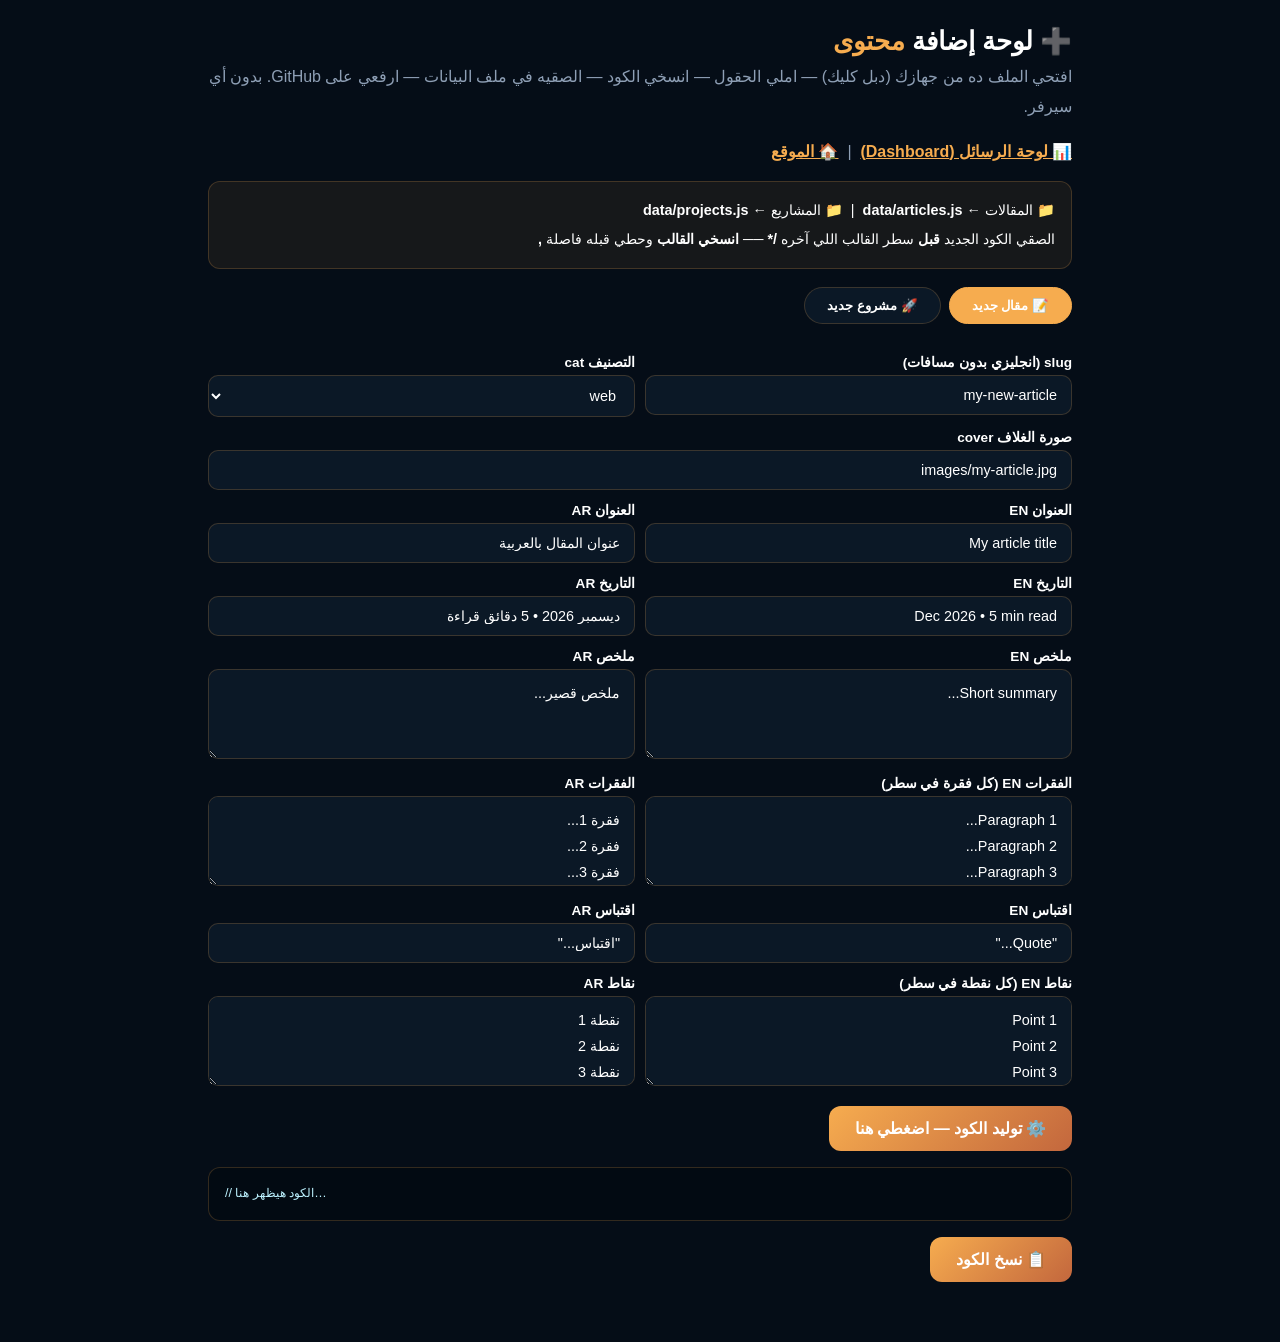
<file: admin.html>
<!DOCTYPE html>
<html lang="ar" dir="rtl" data-theme="dark">
<head>
<meta charset="UTF-8"><meta name="viewport" content="width=device-width, initial-scale=1.0">
<meta name="robots" content="noindex, nofollow">
<title>لوحة إضافة محتوى | TOPWEB4ALL</title>
<style>
:root{--teal:#F6AC4F;--bg:#050D17;--card:#0B1826;--border:rgba(246,172,79,.2);--txt:#fff;--mut:#8E9FB5}
*{margin:0;padding:0;box-sizing:border-box;font-family:'Cairo',sans-serif}
body{background:var(--bg);color:var(--txt);max-width:900px;margin:auto;padding:26px 18px 60px}
h1{font-size:1.6rem;margin-bottom:6px}h1 span{color:var(--teal)}p{color:var(--mut);line-height:1.9;margin-bottom:14px}
.tabs{display:flex;gap:8px;margin:18px 0}.tab{border:1px solid var(--border);background:var(--card);color:var(--txt);padding:10px 22px;border-radius:999px;cursor:pointer;font-weight:700;font-family:inherit}.tab.active{background:var(--teal);color:var(--on-accent);border-color:var(--teal)}
label{display:block;font-size:.85rem;font-weight:700;margin:12px 0 5px}input,textarea,select{width:100%;background:var(--card);border:1px solid var(--border);border-radius:10px;color:var(--txt);padding:11px 14px;font-size:.9rem;font-family:inherit}textarea{min-height:90px;line-height:1.8}
.row{display:grid;grid-template-columns:1fr 1fr;gap:10px}.row3{display:grid;grid-template-columns:1fr 1fr 1fr;gap:10px}
.btn{background:linear-gradient(135deg,#F6AC4F,#C3673D);border:none;color:var(--on-accent);font-weight:800;padding:13px 26px;border-radius:12px;cursor:pointer;font-size:1rem;font-family:inherit;margin-top:16px}
pre{background:#020a12;border:1px solid var(--border);border-radius:12px;padding:16px;overflow:auto;direction:ltr;text-align:left;font-size:.78rem;line-height:1.6;margin-top:16px;white-space:pre-wrap;color:#bdf3ff}
.note{background:rgba(246,172,79,.07);border:1px solid var(--border);border-radius:12px;padding:14px 16px;margin:14px 0;line-height:2;font-size:.9rem}
@media(max-width:640px){.row,.row3{grid-template-columns:1fr}}
</style>
</head>
<body>
<h1>➕ لوحة إضافة <span>محتوى</span></h1>
<p>افتحي الملف ده من جهازك (دبل كليك) — املي الحقول — انسخي الكود — الصقيه في ملف البيانات — ارفعي على GitHub. بدون أي سيرفر.</p>
<p style="margin-top:8px"><a href="dashboard.html" style="color:var(--teal);font-weight:700">📊 لوحة الرسائل (Dashboard)</a> &nbsp;|&nbsp; <a href="index.html" style="color:var(--teal);font-weight:700">🏠 الموقع</a></p>
<div class="note">📁 المقالات ← <b>data/articles.js</b> &nbsp;|&nbsp; 📁 المشاريع ← <b>data/projects.js</b><br>الصقي الكود الجديد <b>قبل</b> سطر القالب اللي آخره <b>/* ── انسخي القالب</b> وحطي قبله فاصلة <b>,</b></div>
<div class="tabs"><button class="tab active" id="tabA" onclick="mode='article';tabUI()">📝 مقال جديد</button><button class="tab" id="tabP" onclick="mode='project';tabUI()">🚀 مشروع جديد</button></div>

<div id="formA">
<div class="row"><div><label>slug (انجليزي بدون مسافات)</label><input id="a_slug" value="my-new-article"></div><div><label>التصنيف cat</label><select id="a_cat"><option>brand</option><option selected>web</option><option>email</option><option>auto</option><option>qa</option><option>launch</option></select></div></div>
<div><label>صورة الغلاف cover</label><input id="a_cover" value="images/my-article.jpg"></div>
<div class="row"><div><label>العنوان EN</label><input id="a_te" value="My article title"></div><div><label>العنوان AR</label><input id="a_ta" value="عنوان المقال بالعربية"></div></div>
<div class="row"><div><label>التاريخ EN</label><input id="a_de" value="Dec 2026 • 5 min read"></div><div><label>التاريخ AR</label><input id="a_da" value="ديسمبر 2026 • 5 دقائق قراءة"></div></div>
<div class="row"><div><label>ملخص EN</label><textarea id="a_xe">Short summary...</textarea></div><div><label>ملخص AR</label><textarea id="a_xa">ملخص قصير...</textarea></div></div>
<div class="row"><div><label>الفقرات EN (كل فقرة في سطر)</label><textarea id="a_be">Paragraph 1...&#10;Paragraph 2...&#10;Paragraph 3...</textarea></div><div><label>الفقرات AR</label><textarea id="a_ba">فقرة 1...&#10;فقرة 2...&#10;فقرة 3...</textarea></div></div>
<div class="row"><div><label>اقتباس EN</label><input id="a_qe" value="&quot;Quote...&quot;"></div><div><label>اقتباس AR</label><input id="a_qa" value="&quot;اقتباس...&quot;"></div></div>
<div class="row"><div><label>نقاط EN (كل نقطة في سطر)</label><textarea id="a_pe">Point 1&#10;Point 2&#10;Point 3</textarea></div><div><label>نقاط AR</label><textarea id="a_pa">نقطة 1&#10;نقطة 2&#10;نقطة 3</textarea></div></div>
</div>

<div id="formP" style="display:none">
<div class="row"><div><label>slug</label><input id="p_slug" value="my-new-project"></div><div><label>التصنيفات (افصلي بمسافة)</label><input id="p_cats" value="web launch"></div></div>
<div><label>صورة الغلاف</label><input id="p_cover" value="images/my-project.jpg"></div>
<div class="row3"><div><label>صورة 1</label><input id="p_g1" value="images/my-project-1.jpg"></div><div><label>صورة 2</label><input id="p_g2" value="images/my-project-2.jpg"></div><div><label>صورة 3</label><input id="p_g3" value="images/my-project-3.jpg"></div></div>
<div class="row"><div><label>عنوان EN</label><input id="p_te" value="My project title"></div><div><label>عنوان AR</label><input id="p_ta" value="عنوان المشروع"></div></div>
<div class="row"><div><label>ملخص EN</label><textarea id="p_xe">One-line summary...</textarea></div><div><label>ملخص AR</label><textarea id="p_xa">ملخص سطر واحد...</textarea></div></div>
<div class="row3"><div><label>عميل EN</label><input id="p_ce" value="Client — Cairo"></div><div><label>عميل AR</label><input id="p_ca" value="العميل — القاهرة"></div><div><label>السنة</label><input id="p_y" value="2026"></div></div>
<div class="row"><div><label>مدة EN</label><input id="p_tie" value="4 weeks"></div><div><label>مدة AR</label><input id="p_tia" value="4 أسابيع"></div></div>
<div class="row"><div><label>نطاق EN</label><input id="p_se" value="Web + Launch"></div><div><label>نطاق AR</label><input id="p_sa" value="موقع + إطلاق"></div></div>
<div><label>التقنيات (كل واحدة في سطر)</label><textarea id="p_stack">Brand Identity&#10;Static Site&#10;Cloudflare</textarea></div>
<div><label>إحصائيات (سطر لكل واحدة: قيمة | EN | AR)</label><textarea id="p_stats">+50% | Conversion | التحويل&#10;0.8s | Load time | زمن التحميل&#10;100% | Inbox | الإنبوكس</textarea></div>
<div class="row"><div><label>نظرة عامة EN</label><textarea id="p_ove">Overview...</textarea></div><div><label>نظرة عامة AR</label><textarea id="p_ova">نظرة عامة...</textarea></div></div>
<div class="row"><div><label>تحدي EN</label><textarea id="p_che">Challenge...</textarea></div><div><label>تحدي AR</label><textarea id="p_cha">التحدي...</textarea></div></div>
<div class="row"><div><label>رأي عميل EN</label><textarea id="p_teste">"Quote..." — Client</textarea></div><div><label>رأي عميل AR</label><textarea id="p_testa">"اقتباس..." — العميل</textarea></div></div>
</div>

<button class="btn" onclick="gen()">⚙️ توليد الكود — اضغطي هنا</button>
<pre id="out">// الكود هيظهر هنا…</pre>
<button class="btn" onclick="copyOut()">📋 نسخ الكود</button>

<script>
let mode='article';
function tabUI(){document.getElementById('tabA').classList.toggle('active',mode==='article');document.getElementById('tabP').classList.toggle('active',mode==='project');document.getElementById('formA').style.display=mode==='article'?'block':'none';document.getElementById('formP').style.display=mode==='project'?'block':'none';}
const v=id=>document.getElementById(id).value.trim();
const lines=id=>v(id).split('\n').map(s=>s.trim()).filter(Boolean);
const J=s=>JSON.stringify(s);
function gen(){let code='';
if(mode==='article'){const be=lines('a_be').map(J).join(', '),ba=lines('a_ba').map(J).join(', '),pe=lines('a_pe').map(J).join(', '),pa=lines('a_pa').map(J).join(', ');
code=`  ,\n  {\n    slug: ${J(v('a_slug'))},\n    cat: ${J(v('a_cat'))},\n    cover: ${J(v('a_cover'))},\n    date_en: ${J(v('a_de'))},\n    date_ar: ${J(v('a_da'))},\n    title_en: ${J(v('a_te'))},\n    title_ar: ${J(v('a_ta'))},\n    excerpt_en: ${J(v('a_xe'))},\n    excerpt_ar: ${J(v('a_xa'))},\n    body_en: [${be}],\n    body_ar: [${ba}],\n    quote_en: ${J(v('a_qe'))},\n    quote_ar: ${J(v('a_qa'))},\n    points_en: [${pe}],\n    points_ar: [${pa}]\n  }`;}
else{const stack=lines('p_stack').map(J).join(', ');const stats=lines('p_stats').map(l=>{const[a,b,c]=l.split('|').map(s=>s.trim());return `{ v: ${J(a)}, l_en: ${J(b)}, l_ar: ${J(c)} }`}).join(', ');
code=`  ,\n  {\n    slug: ${J(v('p_slug'))},\n    cats: ${J(v('p_cats').split(/\s+/))},\n    cover: ${J(v('p_cover'))},\n    gallery: [${J(v('p_g1'))}, ${J(v('p_g2'))}, ${J(v('p_g3'))}],\n    title_en: ${J(v('p_te'))},\n    title_ar: ${J(v('p_ta'))},\n    excerpt_en: ${J(v('p_xe'))},\n    excerpt_ar: ${J(v('p_xa'))},\n    client_en: ${J(v('p_ce'))}, client_ar: ${J(v('p_ca'))},\n    timeline_en: ${J(v('p_tie'))}, timeline_ar: ${J(v('p_tia'))},\n    scope_en: ${J(v('p_se'))}, scope_ar: ${J(v('p_sa'))},\n    year: ${J(v('p_y'))},\n    stack: [${stack}],\n    stats: [${stats}],\n    overview_en: ${J(v('p_ove'))},\n    overview_ar: ${J(v('p_ova'))},\n    challenge_en: ${J(v('p_che'))},\n    challenge_ar: ${J(v('p_cha'))},\n    testi_en: ${J(v('p_teste'))},\n    testi_ar: ${J(v('p_testa'))}\n  }`;}
document.getElementById('out').textContent=code;}
function copyOut(){navigator.clipboard.writeText(document.getElementById('out').textContent).then(()=>alert('اتنسخ ✅ — الصقيه في ملف البيانات'));}
tabUI();
</script>
</body>
</html>
</file>
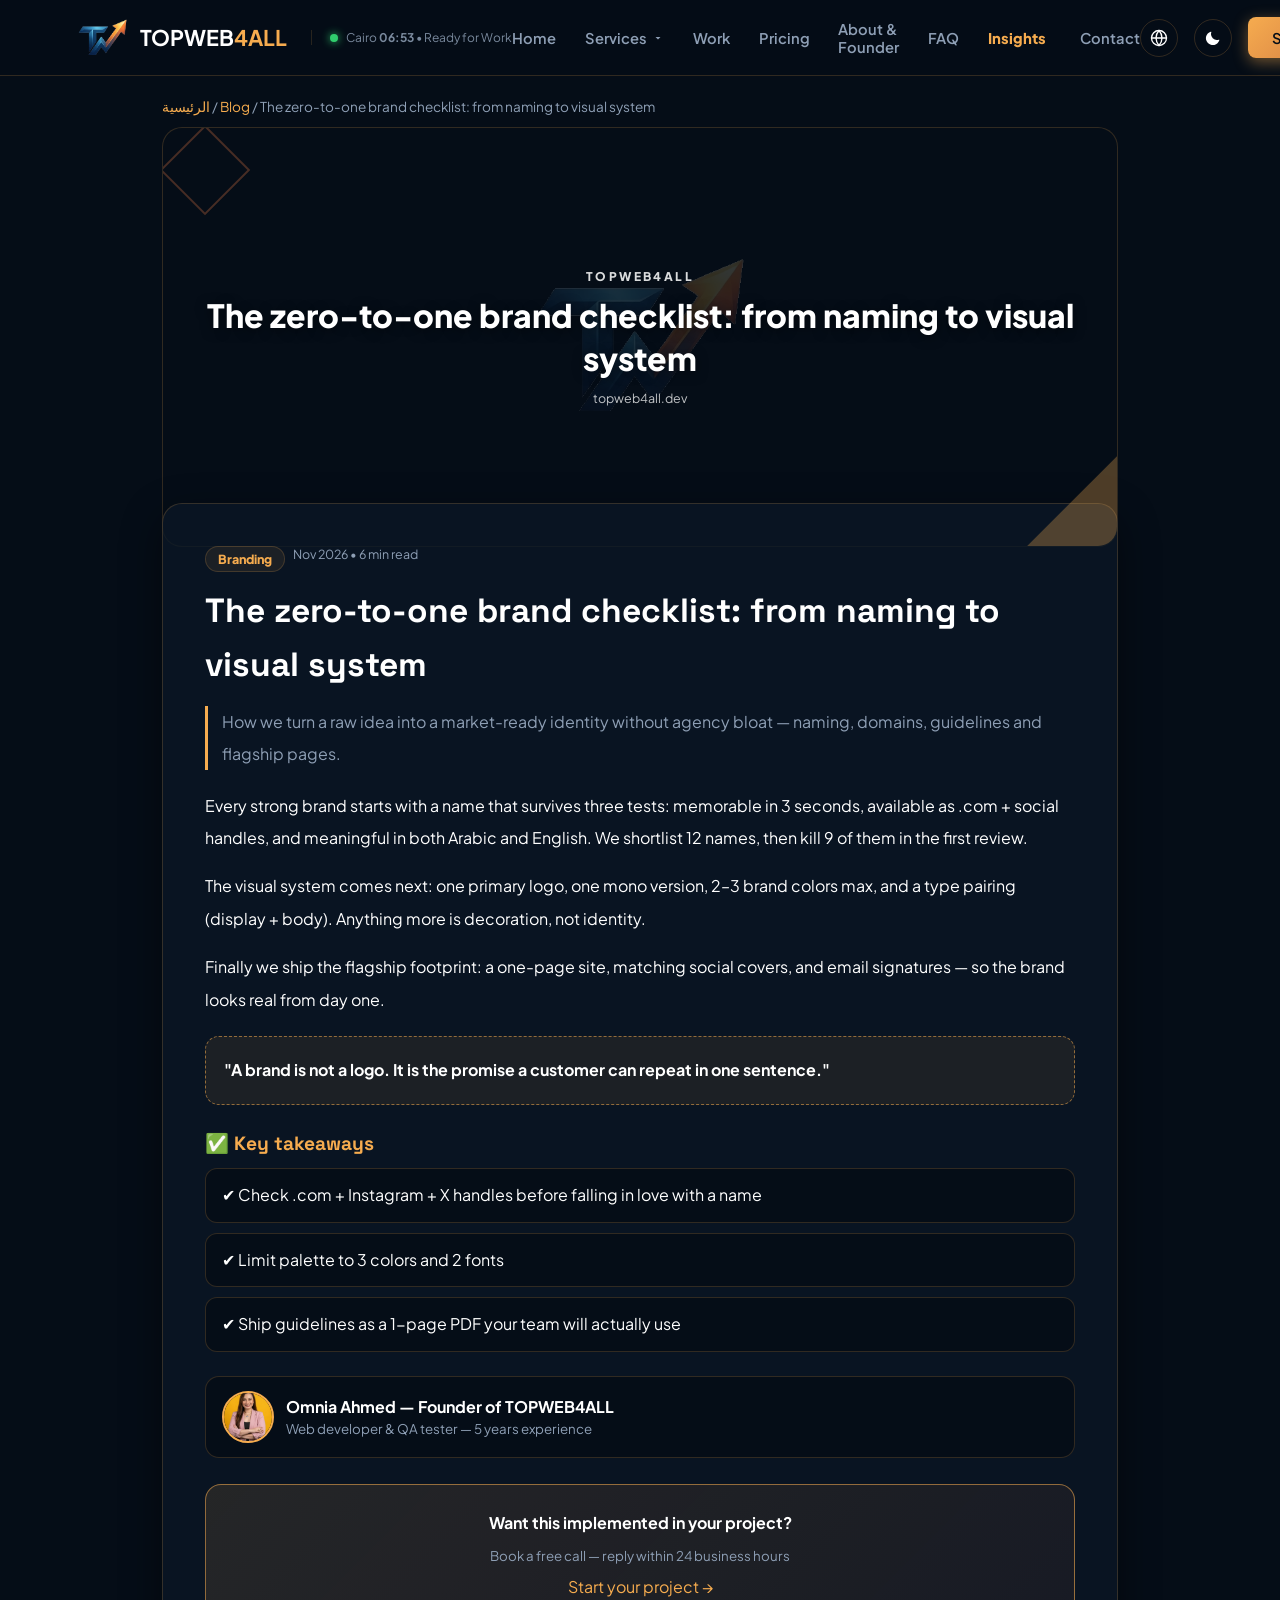
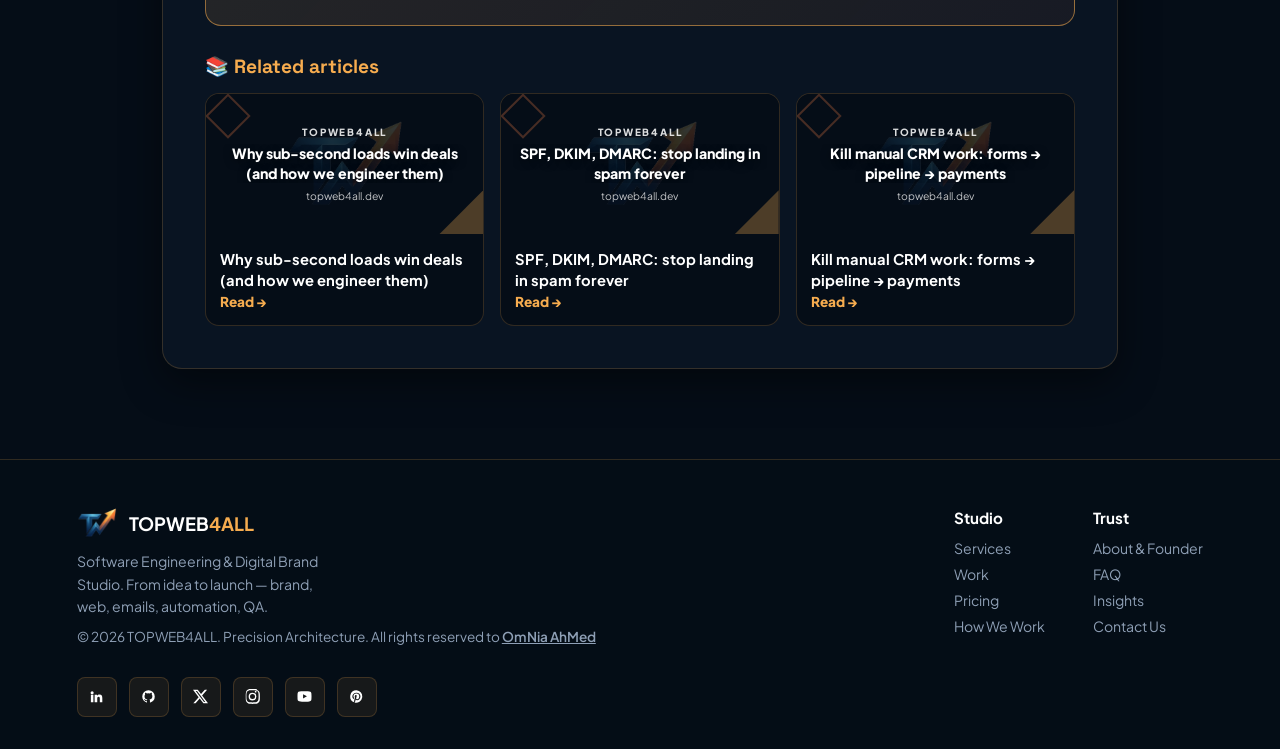
<file: article.html>
<!DOCTYPE html>
<html lang="ar" dir="rtl" data-theme="dark">
<head>
<meta charset="UTF-8"><meta name="viewport" content="width=device-width, initial-scale=1.0">
<meta name="description" content="اقرأ مقالات وأدلة TOPWEB4ALL العملية في البراند والمواقع والإيميلات والأتمتة والجودة.">
<link rel="canonical" href="https://topweb4all.dev/article.html">
<link rel="icon" type="image/png" sizes="32x32" href="favicon-32x32.png">
<link rel="icon" type="image/png" sizes="16x16" href="favicon-16x16.png">
<link rel="apple-touch-icon" href="apple-touch-icon.png">
<link rel="manifest" href="site.webmanifest">
<meta property="og:type" content="website">
<meta property="og:title" content="مقال | TOPWEB4ALL">
<meta property="og:description" content="اقرأ مقالات وأدلة TOPWEB4ALL العملية في البراند والمواقع والإيميلات والأتمتة والجودة.">
<meta property="og:url" content="https://topweb4all.dev/article.html">
<meta property="og:image" content="https://topweb4all.dev/images/og-cover.jpg">
<meta name="twitter:image" content="https://topweb4all.dev/images/og-cover.jpg">
<meta name="twitter:card" content="summary_large_image">
<title id="docTitle">مقال | TOPWEB4ALL</title>
<link rel="preconnect" href="https://fonts.googleapis.com"><link rel="preconnect" href="https://fonts.gstatic.com" crossorigin>
<link href="https://fonts.googleapis.com/css2?family=Plus+Jakarta+Sans:wght@400;600;700&family=Space+Grotesk:wght@600;700;800&family=Cairo:wght@400;600;700;800&display=swap" rel="stylesheet">
<link rel="stylesheet" href="assets/chrome.css">
<style>
:root{--teal:#F6AC4F;--teal-deep:#C3673D;--bg:#050D17;--card:rgba(11,24,38,.78);--header:rgba(5,13,23,.94);--border:rgba(246,172,79,.18);--border-h:rgba(246,172,79,.55);--txt:#fff;--mut:#8E9FB5;--badge:rgba(246,172,79,.08);--shadow:0 14px 40px rgba(0,0,0,.45);--on-accent:#050D17}
[data-theme="light"]{--bg:#EDF4F6;--card:#fff;--header:rgba(255,255,255,.96);--border:rgba(184,115,26,.28);--border-h:#B8731A;--txt:#0A1B29;--mut:#3D5468;--badge:rgba(184,115,26,.12);--shadow:0 12px 32px rgba(10,60,75,.14);--teal:#B8731A;--on-accent:#FFFFFF}
*{margin:0;padding:0;box-sizing:border-box;font-family:'Cairo','Plus Jakarta Sans',sans-serif}h1,h2,h3{font-family:'Cairo','Space Grotesk',sans-serif}
body{background:var(--bg);color:var(--txt)}html[dir="ltr"] *{font-family:'Plus Jakarta Sans',sans-serif}html[dir="ltr"] h1,html[dir="ltr"] h2,html[dir="ltr"] h3{font-family:'Space Grotesk',sans-serif}
.wrap{max-width:1000px;margin:auto;padding:0 22px 60px}
.crumb{margin:22px 0 12px;font-size:.85rem;color:var(--mut)}.crumb a{color:var(--teal);text-decoration:none}
.heroimg{border-radius:20px;overflow:hidden;border:1px solid var(--border);position:relative;min-height:min(420px,52vw);height:min(420px,52vw);background:#050D17;display:flex;flex-direction:column;align-items:center;justify-content:center;gap:10px;padding:24px;text-align:center}.heroimg-logo{position:absolute;inset:0;margin:auto;width:40%;max-width:220px;opacity:.18;pointer-events:none;z-index:0;object-fit:contain}.heroimg-site{position:relative;z-index:2;font-size:.75rem;font-weight:800;letter-spacing:.2em;color:#FFFFFF;opacity:.85}.heroimg-title{position:relative;z-index:2;font-size:clamp(1.3rem,3vw,2rem);font-weight:800;color:#FFFFFF;line-height:1.35;text-shadow:0 2px 12px rgba(0,0,0,.5);max-width:100%}.heroimg-domain{position:relative;z-index:2;font-size:.78rem;color:#FFFFFF;opacity:.75}.heroimg::before,.heroimg::after{content:'';position:absolute;pointer-events:none;z-index:1}.heroimg::before{bottom:0;inset-inline-end:0;width:90px;height:90px;background:#F6AC4F;clip-path:polygon(100% 0,0 100%,100% 100%);opacity:.3}.heroimg::after{top:10px;inset-inline-start:10px;width:60px;height:60px;border:2px solid #C3673D;opacity:.35;transform:rotate(45deg)}
.body{background:var(--card);border:1px solid var(--border);border-radius:20px;padding:clamp(20px,4vw,42px);margin-top:-44px;position:relative;box-shadow:var(--shadow)}
.meta{display:flex;gap:8px;font-size:.78rem;color:var(--mut);flex-wrap:wrap}.cat{background:var(--badge);color:var(--teal);border:1px solid var(--border);padding:4px 12px;border-radius:999px;font-weight:800}
.body h1{font-size:clamp(1.35rem,3.4vw,2.1rem);line-height:1.6;margin:12px 0 6px}.lede{color:var(--mut);font-size:1rem;line-height:2;border-inline-start:3px solid var(--teal);padding-inline-start:14px;margin:14px 0 20px}
.body p.p{line-height:2.05;margin-bottom:15px}.body h2{color:var(--teal);margin:26px 0 12px;font-size:1.2rem}
.quote{background:var(--badge);border:1px dashed var(--border-h);border-radius:14px;padding:18px;margin:20px 0;font-weight:700;line-height:1.9}
.points{list-style:none;display:flex;flex-direction:column;gap:10px}.points li{background:var(--bg);border:1px solid var(--border);border-radius:12px;padding:12px 16px;line-height:1.8}
.authorbox{display:flex;gap:12px;align-items:center;background:var(--bg);border:1px solid var(--border);border-radius:14px;padding:14px 16px;margin-top:24px}.authorbox img{width:52px;height:52px;border-radius:50%;object-fit:cover;border:2px solid var(--teal)}
.rel{display:grid;grid-template-columns:repeat(auto-fill,minmax(260px,1fr));gap:16px;margin-top:14px}.rel .card{background:var(--bg);border:1px solid var(--border);border-radius:14px;overflow:hidden}.rel-cover{width:100%;height:140px;position:relative;overflow:hidden;background:#050D17;display:flex;flex-direction:column;align-items:center;justify-content:center;gap:6px;padding:12px;text-align:center}.rel-cover-logo{position:absolute;inset:0;margin:auto;width:46%;max-width:120px;opacity:.18;pointer-events:none;z-index:0;object-fit:contain}.rel-cover-site{position:relative;z-index:2;font-size:.62rem;font-weight:800;letter-spacing:.18em;color:#FFFFFF;opacity:.85}.rel-cover-title{position:relative;z-index:2;font-size:.85rem;font-weight:800;color:#FFFFFF;line-height:1.4;display:-webkit-box;-webkit-line-clamp:2;-webkit-box-orient:vertical;overflow:hidden;max-width:100%;text-shadow:0 2px 6px rgba(0,0,0,.4)}.rel-cover-domain{position:relative;z-index:2;font-size:.65rem;color:#FFFFFF;opacity:.75}.rel-cover::before,.rel-cover::after{content:'';position:absolute;pointer-events:none;z-index:1}.rel-cover::before{bottom:0;inset-inline-end:0;width:44px;height:44px;background:#F6AC4F;clip-path:polygon(100% 0,0 100%,100% 100%);opacity:.3}.rel-cover::after{top:6px;inset-inline-start:6px;width:28px;height:28px;border:2px solid #C3673D;opacity:.35;transform:rotate(45deg)}.rel-cover-title{font-size:.88rem;font-weight:800;color:var(--txt);text-shadow:0 2px 8px rgba(0,0,0,.5);display:-webkit-box;-webkit-line-clamp:3;-webkit-box-orient:vertical;overflow:hidden}.rel div.b{padding:14px}.rel a{color:var(--teal);font-weight:800;font-size:.85rem;text-decoration:none}
.cta-box{background:linear-gradient(135deg,rgba(246,172,79,.12),rgba(195,103,61,.08));border:1px solid var(--border-h);border-radius:16px;padding:22px;text-align:center;margin-top:26px;line-height:2}
.cta-box .btn{margin-top:10px}
</style>
</head>
<body>
<div id="tw4a-chrome-header"></div>
<main id="tw4a-main" tabindex="-1" class="wrap">
<nav class="crumb" aria-label="Breadcrumb"><a href="Topweb4all.html" data-i18n="bcHome">الرئيسية</a> / <a href="articles.html" id="crumbBlog">المدونة</a> / <span id="crumbNow" aria-current="page">…</span></nav>
<div class="heroimg"><img class="heroimg-logo" src="images/logo.png" alt="" aria-hidden="true"><span class="heroimg-site">TOPWEB4ALL</span><span class="heroimg-title" id="coverTitle"></span><span class="heroimg-domain">topweb4all.dev</span></div>
<div class="body"><div class="meta" id="meta"></div><h1 id="title"></h1><p class="lede" id="lede"></p><div id="content"></div><div class="quote" id="quote"></div>
<h2 id="ptsH">✅ أهم النقاط العملية</h2><ul class="points" id="pts"></ul>
<div class="authorbox"><img src="founder-omnia.jpg" alt=""><div><b id="auN"></b><br><small style="color:var(--mut)" id="auS"></small></div></div>
<div class="cta-box"><b id="ctaT"></b><br><small style="color:var(--mut)" id="ctaS"></small><br><a class="btn btn-primary" style="text-decoration:none" href="Topweb4all.html#contact" id="ctaB"></a></div>
<h2 id="relH" style="margin-top:28px">📚 مقالات ذات صلة</h2><div class="rel" id="rel"></div>
</main></div>
<div id="tw4a-chrome-footer"></div>
<script type="application/ld+json" id="ldjson">{"@context":"https://schema.org","@type":"BlogPosting"}</script>
<script src="assets/chrome.js"></script>
<script src="data/articles.js"></script>
<script>
const CATL={en:{brand:'Branding',web:'Web',email:'Emails',auto:'Automation',qa:'QA',launch:'Launch'},ar:{brand:'البراند',web:'المواقع',email:'الإيميلات',auto:'الأتمتة',qa:'الجودة',launch:'الإطلاق'}};
let lang=localStorage.getItem('tw4a-lang')||'ar';
const id=new URLSearchParams(location.search).get('id');
const a=(window.TW4A_ARTICLES||[]).find(x=>x.slug===id)||(window.TW4A_ARTICLES||[])[0];
function render(){document.documentElement.lang=lang;document.documentElement.dir=lang==='ar'?'rtl':'ltr';if(!a){document.getElementById('title').textContent=lang==='ar'?'المقال غير موجود':'Article not found';return}
var T=(lang==='ar'?a.title_ar:a.title_en), X=(lang==='ar'?a.excerpt_ar:a.excerpt_en);
document.getElementById('docTitle').textContent=T+' | TOPWEB4ALL';
function setMeta(sel,val,attr){var el=document.querySelector(sel);if(el)el.setAttribute(attr||'content',val)}
setMeta('meta[name="description"]',X);setMeta('meta[property="og:title"]',T);setMeta('meta[property="og:description"]',X);
setMeta('meta[name="twitter:title"]',T);setMeta('meta[name="twitter:description"]',X);
setMeta('meta[property="og:image"]',location.origin+location.pathname.replace(/[^/]*$/,'')+a.cover,false);
setMeta('link[rel="canonical"]',location.origin+location.pathname+'?id='+a.slug,'href');
setMeta('meta[property="og:url"]',location.origin+location.pathname+'?id='+a.slug);
setMeta('meta[property="og:type"]','article');
var ld=document.getElementById('ldjson'); if(ld){ld.textContent=JSON.stringify({'@context':'https://schema.org','@type':'BlogPosting',headline:T,description:X,image:[location.origin+location.pathname.replace(/[^/]*$/,'')+a.cover],inLanguage:lang,author:{'@type':'Person',name:lang==='ar'?'أمنية أحمد':'Omnia Ahmed',url:'https://www.linkedin.com/in/omniabdm/'},publisher:{'@type':'Organization',name:'TOPWEB4ALL',logo:{'@type':'ImageObject',url:location.origin+location.pathname.replace(/[^/]*$/,'')+'favicon-32x32.png'}},mainEntityOfPage:location.origin+location.pathname+'?id='+a.slug})}
document.getElementById('coverTitle').textContent=T;document.getElementById('meta').innerHTML=`<span class="cat">${CATL[lang][a.cat]}</span><span>${lang==='ar'?a.date_ar:a.date_en}</span>`;
document.getElementById('title').textContent=lang==='ar'?a.title_ar:a.title_en;document.getElementById('lede').textContent=lang==='ar'?a.excerpt_ar:a.excerpt_en;
document.getElementById('content').innerHTML=(lang==='ar'?a.body_ar:a.body_en).map(p=>`<p class="p">${p}</p>`).join('');
document.getElementById('quote').textContent=lang==='ar'?a.quote_ar:a.quote_en;
document.getElementById('ptsH').textContent=lang==='ar'?'✅ أهم النقاط العملية':'✅ Key takeaways';
document.getElementById('pts').innerHTML=(lang==='ar'?a.points_ar:a.points_en).map(p=>`<li>✔ ${p}</li>`).join('');
document.getElementById('auN').textContent=lang==='ar'?'أمنية أحمد — مؤسِّسة TOPWEB4ALL':'Omnia Ahmed — Founder of TOPWEB4ALL';
document.getElementById('auS').textContent=lang==='ar'?'مطوِّرة ويب ومختبِرة جودة — خبرة 5 سنوات':'Web developer & QA tester — 5 years experience';
var __bb=document.getElementById('backBtn'); if(__bb) __bb.textContent=lang==='ar'?'→ المقالات':'→ Articles';
document.getElementById('ctaT').textContent=lang==='ar'?'عايزة تنفذي ده في مشروعك؟':'Want this implemented in your project?';
document.getElementById('ctaS').textContent=lang==='ar'?'احجزي مكالمة مجانية — نرد خلال 24 ساعة عمل':'Book a free call — reply within 24 business hours';
document.getElementById('ctaB').textContent=lang==='ar'?'ابدأي مشروعك ←':'Start your project →';document.getElementById('crumbBlog').textContent=lang==='ar'?'المدونة':'Blog';document.getElementById('crumbNow').textContent=lang==='ar'?a.title_ar:a.title_en;document.getElementById('relH').textContent=lang==='ar'?'📚 مقالات ذات صلة':'📚 Related articles';
const rel=(window.TW4A_ARTICLES||[]).filter(x=>x.slug!==a.slug&&x.cat===a.cat).concat((window.TW4A_ARTICLES||[]).filter(x=>x.slug!==a.slug&&x.cat!==a.cat)).slice(0,3);
document.getElementById('rel').innerHTML=rel.map(r=>`<div class="card"><div class="rel-cover"><img class="rel-cover-logo" src="images/logo.png" alt="" aria-hidden="true"><span class="rel-cover-site">TOPWEB4ALL</span><span class="rel-cover-title">${lang==='ar'?r.title_ar:r.title_en}</span><span class="rel-cover-domain">topweb4all.dev</span></div><div class="b"><b style="font-size:.92rem">${lang==='ar'?r.title_ar:r.title_en}</b><br><a href="article.html?id=${r.slug}">${lang==='ar'?'اقرأ ←':'Read →'}</a></div></div>`).join('');}


document.documentElement.dataset.theme=localStorage.getItem('tw4a-theme')||'dark';TW4A_CHROME.init({active:'blog'});window.applyLang=function(l){lang=l;render();};render();
</script>
</body>
</html>
</file>
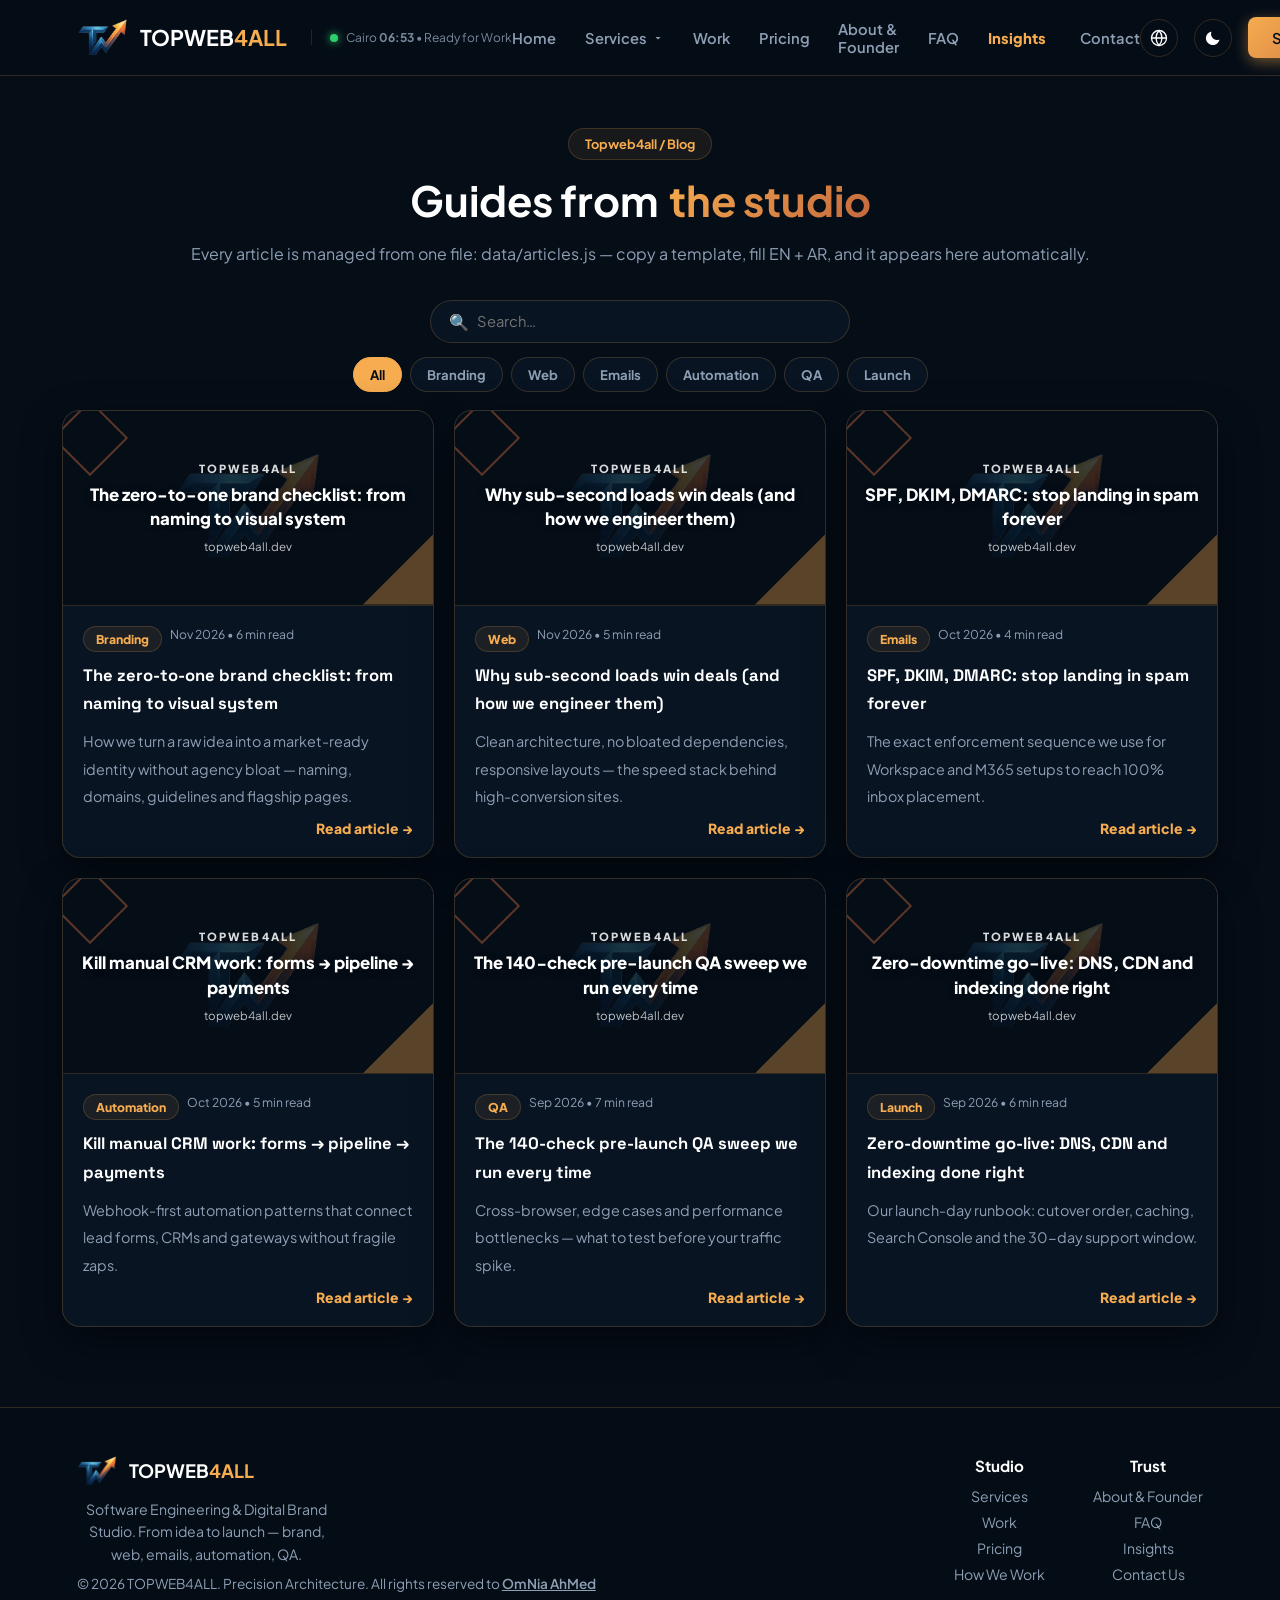
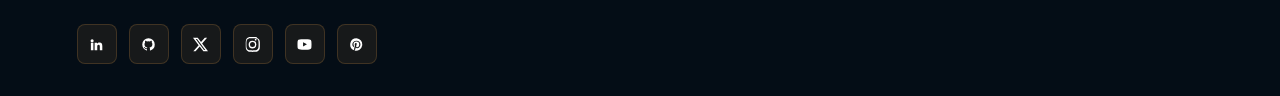
<file: articles.html>
<!DOCTYPE html>
<html lang="ar" dir="rtl" data-theme="dark">
<head>
<meta charset="UTF-8"><meta name="viewport" content="width=device-width, initial-scale=1.0">
<meta name="description" content="مقالات وأدلة عملية من استوديو TOPWEB4ALL: البراند، سرعة المواقع، وصول الإيميلات، الأتمتة، الجودة والإطلاق — بالعربية والإنجليزية.">
<link rel="canonical" href="https://topweb4all.dev/articles.html">
<link rel="icon" type="image/png" sizes="32x32" href="favicon-32x32.png">
<link rel="icon" type="image/png" sizes="16x16" href="favicon-16x16.png">
<link rel="apple-touch-icon" href="apple-touch-icon.png">
<link rel="manifest" href="site.webmanifest">
<meta property="og:type" content="website">
<meta property="og:title" content="المقالات | TOPWEB4ALL">
<meta property="og:description" content="مقالات وأدلة عملية من استوديو TOPWEB4ALL: البراند، سرعة المواقع، وصول الإيميلات، الأتمتة، الجودة والإطلاق — بالعربية والإنجليزية.">
<meta property="og:url" content="https://topweb4all.dev/articles.html">
<meta property="og:image" content="https://topweb4all.dev/images/og-cover.jpg">
<meta name="twitter:image" content="https://topweb4all.dev/images/og-cover.jpg">
<meta name="twitter:card" content="summary_large_image">
<title data-i18n-doc="t">المقالات | TOPWEB4ALL</title>
<link rel="preconnect" href="https://fonts.googleapis.com"><link rel="preconnect" href="https://fonts.gstatic.com" crossorigin>
<link href="https://fonts.googleapis.com/css2?family=Plus+Jakarta+Sans:wght@400;600;700&family=Space+Grotesk:wght@600;700;800&family=Cairo:wght@400;600;700;800&display=swap" rel="stylesheet">
<link rel="stylesheet" href="assets/chrome.css">
<style>
:root{--teal:#F6AC4F;--teal-deep:#C3673D;--bg:#050D17;--card:rgba(11,24,38,.78);--header:rgba(5,13,23,.94);--border:rgba(246,172,79,.18);--border-h:rgba(246,172,79,.55);--txt:#fff;--mut:#8E9FB5;--badge:rgba(246,172,79,.08);--shadow:0 14px 40px rgba(0,0,0,.45);--on-accent:#050D17}
[data-theme="light"]{--bg:#EDF4F6;--card:#fff;--header:rgba(255,255,255,.96);--border:rgba(184,115,26,.28);--border-h:#B8731A;--txt:#0A1B29;--mut:#3D5468;--badge:rgba(184,115,26,.12);--shadow:0 12px 32px rgba(10,60,75,.14);--teal:#B8731A;--on-accent:#FFFFFF}
*{margin:0;padding:0;box-sizing:border-box;font-family:'Cairo','Plus Jakarta Sans',sans-serif}h1,h2,h3{font-family:'Cairo','Space Grotesk',sans-serif}
body{background:var(--bg);color:var(--txt)}html[dir="ltr"] *{font-family:'Plus Jakarta Sans',sans-serif}html[dir="ltr"] h1,html[dir="ltr"] h2,html[dir="ltr"] h3{font-family:'Space Grotesk',sans-serif}
.wrap{max-width:1200px;margin:auto;padding:0 22px}.hero{padding:52px 0 6px;text-align:center}.tag{display:inline-block;background:var(--badge);border:1px solid var(--border);color:var(--teal);font-size:.8rem;font-weight:700;padding:7px 16px;border-radius:999px;margin-bottom:14px}.hero h1{font-size:clamp(1.6rem,4vw,2.6rem)}.hero h1 em{font-style:normal;background:linear-gradient(135deg,var(--teal),var(--teal-deep));-webkit-background-clip:text;background-clip:text;-webkit-text-fill-color:transparent}.hero p{color:var(--mut);margin-top:10px;line-height:1.9}
.toolbar{display:flex;gap:10px;flex-wrap:wrap;justify-content:center;margin:24px 0 14px}.search{display:flex;gap:8px;align-items:center;background:var(--card);border:1px solid var(--border);border-radius:999px;padding:10px 18px;min-width:240px;flex:1;max-width:420px}.search input{flex:1;background:none;border:none;outline:none;color:var(--txt);font-size:.92rem;font-family:inherit}
.chips{display:flex;gap:8px;flex-wrap:wrap;justify-content:center}.chip{border:1px solid var(--border);background:var(--card);color:var(--mut);padding:8px 16px;border-radius:999px;font-size:.82rem;font-weight:700;cursor:pointer;font-family:inherit}.chip.active,.chip:hover{background:var(--teal);color:var(--on-accent);border-color:var(--teal)}
.grid{display:grid;grid-template-columns:repeat(auto-fill,minmax(310px,1fr));gap:20px;padding:18px 0 50px}.card{background:var(--card);border:1px solid var(--border);border-radius:18px;overflow:hidden;box-shadow:var(--shadow);display:flex;flex-direction:column;transition:.25s}.card:hover{transform:translateY(-6px);border-color:var(--border-h)}.card-cover{width:100%;height:195px;position:relative;overflow:hidden;background:#050D17;border-bottom:1px solid var(--border);display:flex;flex-direction:column;align-items:center;justify-content:center;gap:8px;padding:16px;text-align:center}.card-cover-title{font-size:1.12rem;font-weight:800;color:var(--txt);line-height:1.5;text-shadow:0 2px 10px rgba(0,0,0,.55);display:-webkit-box;-webkit-line-clamp:3;-webkit-box-orient:vertical;overflow:hidden;max-width:100%}.card-body{padding:20px;display:flex;flex-direction:column;gap:10px;flex:1}.meta{display:flex;gap:8px;font-size:.76rem;color:var(--mut);flex-wrap:wrap}.cat{background:var(--badge);color:var(--teal);border:1px solid var(--border);padding:4px 12px;border-radius:999px;font-weight:800}.card h3{font-size:1.04rem;line-height:1.7}.card p{color:var(--mut);font-size:.9rem;line-height:1.9;flex:1}.foot{display:flex;justify-content:space-between;align-items:center}.link{color:var(--teal);font-weight:800;font-size:.87rem;text-decoration:none}.link:hover{text-decoration:underline}
footer{border-top:1px solid var(--border);padding:20px;text-align:center;color:var(--mut);font-size:.85rem}
.card-cover::before{content:'';position:absolute;bottom:0;inset-inline-end:0;width:70px;height:70px;background:#F6AC4F;clip-path:polygon(100% 0,0 100%,100% 100%);opacity:.35;pointer-events:none;z-index:1}.card-cover::after{content:'';position:absolute;top:0;inset-inline-start:0;width:50px;height:50px;border:2px solid #C3673D;opacity:.45;transform:rotate(45deg);pointer-events:none;z-index:1}.card-cover-title{position:relative;z-index:2}.card-cover-logo{position:absolute;inset:0;margin:auto;width:46%;max-width:150px;opacity:.22;pointer-events:none;z-index:0;object-fit:contain}.card-cover-site{position:relative;z-index:2;font-size:.7rem;font-weight:800;letter-spacing:.18em;color:#FFFFFF;opacity:.85}.card-cover-title{position:relative;z-index:2;font-size:1.05rem;font-weight:800;color:#FFFFFF;line-height:1.45;display:-webkit-box;-webkit-line-clamp:2;-webkit-box-orient:vertical;overflow:hidden;max-width:100%;text-shadow:0 2px 8px rgba(0,0,0,.35)}.card-cover-domain{position:relative;z-index:2;font-size:.72rem;color:#FFFFFF;opacity:.75}</style>
</head>
<body>
<div id="tw4a-chrome-header"></div>
<main id="tw4a-main" tabindex="-1" class="wrap">
<section class="hero"><span class="tag">Topweb4all / Blog</span>
<h1><span data-i18n="h1a">مقالات وأدلة من</span> <em data-i18n="h1b">الاستوديو</em></h1>
<p data-i18n="sub">كل المقالات تُدار من ملف واحد: data/articles.js — انسخي قالبًا واملئيه بالعربي والإنجليزي وستظهر المقالة هنا وحدها.</p></section>
<div class="toolbar"><div class="search"><span aria-hidden="true">🔍</span><label class="sr-only" for="q" data-i18n="searchLbl">ابحثي في المقالات</label><input id="q" type="search" data-i18n-ph="ph" data-i18n-aria="searchLbl" placeholder="ابحثي…" aria-describedby="tw4aCount"></div></div>
<div class="chips" id="chips" role="group" data-i18n="filterLbl" data-i18n-aria="filterLbl" aria-label="Filter by category"></div>
<p id="tw4aCount" class="sr-only" role="status" aria-live="polite"></p>
<div class="grid" id="grid"></div>
</main>
<noscript>
<section style="max-width:1200px;margin:24px auto;padding:0 22px;line-height:2">
  <h2>المقالات / Articles</h2>
  <ul>
    <li><a href="article.html?id=zero-to-one-brand-checklist">قائمة البراند من الصفر / Zero-to-One Brand Checklist</a></li>
    <li><a href="article.html?id=subsecond-loads-win-deals">سرعة التحميل وكسب الصفقات / Sub-Second Loads</a></li>
    <li><a href="article.html?id=spf-dkim-dmarc-inbox">SPF وDKIM وDMARC / Email Deliverability</a></li>
    <li><a href="article.html?id=kill-manual-crm-work">أتمتة CRM / CRM Automation</a></li>
    <li><a href="article.html?id=140-check-qa-sweep">فحص الجودة 140 نقطة / 140-Check QA</a></li>
    <li><a href="article.html?id=zero-downtime-go-live">إطلاق بدون توقف / Zero-Downtime Go-Live</a></li>
  </ul>
</section>
</noscript>
<div id="tw4a-chrome-footer"></div>
<script src="assets/chrome.js"></script>
<script src="data/articles.js"></script>
<script>
const CATL={en:{all:'All',brand:'Branding',web:'Web',email:'Emails',auto:'Automation',qa:'QA',launch:'Launch'},ar:{all:'الكل',brand:'البراند',web:'المواقع',email:'الإيميلات',auto:'الأتمتة',qa:'الجودة',launch:'الإطلاق'}};
const STR={en:{h1a:'Guides from',h1b:'the studio',sub:'Every article is managed from one file: data/articles.js — copy a template, fill EN + AR, and it appears here automatically.',ph:'Search…',home:'← Home',work:'Projects'},ar:{h1a:'مقالات وأدلة من',h1b:'الاستوديو',sub:'كل المقالات تُدار من ملف واحد: data/articles.js — انسخي قالبًا واملئيه بالعربي والإنجليزي وستظهر المقالة هنا وحدها.',ph:'ابحثي…',home:'← الرئيسية',work:'المشاريع'}};
let lang=localStorage.getItem('tw4a-lang')||'ar',cat='all',q='';
function applyLang(l){lang=l;localStorage.setItem('tw4a-lang',l);document.documentElement.lang=l;document.documentElement.dir=l==='ar'?'rtl':'ltr';document.querySelectorAll('[data-i18n]').forEach(e=>{if(STR[l][e.dataset.i18n])e.textContent=STR[l][e.dataset.i18n]});document.querySelectorAll('[data-i18n-ph]').forEach(e=>{if(STR[l][e.dataset.i18nPh])e.placeholder=STR[l][e.dataset.i18nPh]});renderChips();renderGrid();}
function renderChips(){const c=['all','brand','web','email','auto','qa','launch'];const b=document.getElementById('chips');b.innerHTML='';c.forEach(k=>{const x=document.createElement('button');x.className='chip'+(cat===k?' active':'');x.textContent=CATL[lang][k];x.onclick=()=>{cat=k;renderChips();renderGrid()};b.appendChild(x)})}
function esc(s){return String(s).replace(/[&<>"\']/g,c=>({"&":"&amp;","<":"&lt;",">":"&gt;","\"":"&quot;","\'":"&#39;"}[c]))}
function renderGrid(){const list=(window.TW4A_ARTICLES||[]).filter(a=>(cat==='all'||a.cat===cat)&&(!q||(a.title_en+a.title_ar+a.excerpt_en+a.excerpt_ar).toLowerCase().includes(q.toLowerCase())));document.getElementById('grid').innerHTML=list.map(a=>`<div class="card"><div class="card-cover"><img class="card-cover-logo" src="images/logo.png" alt="" aria-hidden="true"><span class="card-cover-site">TOPWEB4ALL</span><span class="card-cover-title">${lang==='ar'?a.title_ar:a.title_en}</span><span class="card-cover-domain">topweb4all.dev</span></div><div class="card-body"><div class="meta"><span class="cat">${CATL[lang][a.cat]||a.cat}</span><span>${lang==='ar'?a.date_ar:a.date_en}</span></div><h3>${lang==='ar'?a.title_ar:a.title_en}</h3><p>${lang==='ar'?a.excerpt_ar:a.excerpt_en}</p><div class="foot"><span></span><a class="link" href="article.html?id=${a.slug}" aria-label="${esc(lang==='ar'?a.title_ar:a.title_en)}">${lang==='ar'?'اقرأ المقال ←':'Read article →'}</a></div></div></div>`).join('')||`<p style="color:var(--mut);text-align:center">${lang==='ar'?'لا نتائج.':'No results.'}</p>`
const cnt=document.getElementById('tw4aCount');if(cnt)cnt.textContent=(lang==='ar'?'عدد النتائج: ':'Results: ')+list.length;}
document.getElementById('q').addEventListener('input',e=>{q=e.target.value;renderGrid()});


document.documentElement.dataset.theme=localStorage.getItem('tw4a-theme')||'dark';
TW4A_CHROME.init({active:'blog'});
applyLang(lang);
</script>
</body>
</html>
</file>
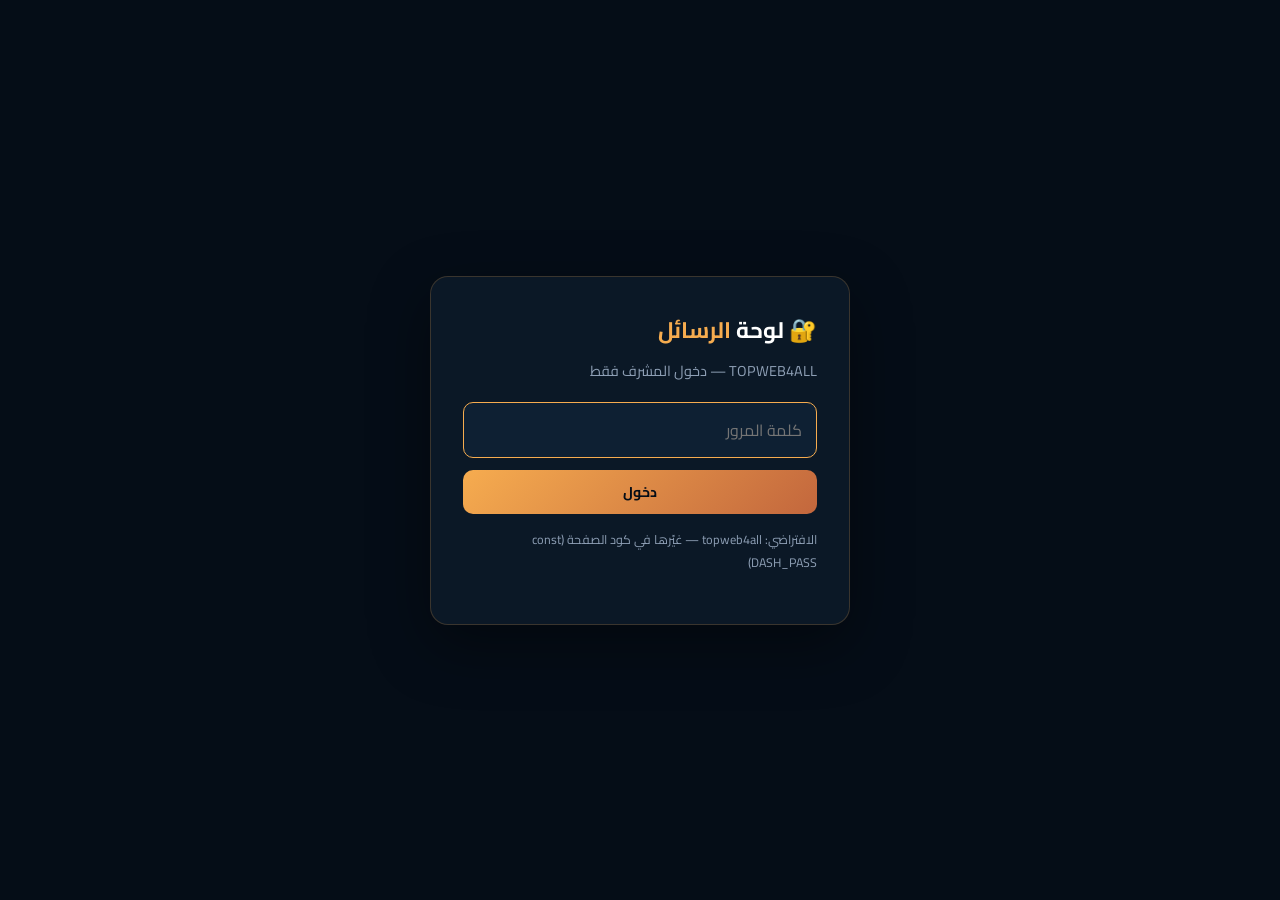
<file: dashboard.html>
<!DOCTYPE html>
<html lang="ar" dir="rtl" data-theme="dark">
<head>
<meta charset="UTF-8">
<meta name="viewport" content="width=device-width, initial-scale=1.0">
<meta name="robots" content="noindex, nofollow">
<title>لوحة الرسائل | TOPWEB4ALL</title>
<link rel="preconnect" href="https://fonts.googleapis.com">
<link rel="preconnect" href="https://fonts.gstatic.com" crossorigin>
<link href="https://fonts.googleapis.com/css2?family=Plus+Jakarta+Sans:wght@300;400;500;600;700&family=Space+Grotesk:wght@500;600;700;800&family=Cairo:wght@400;600;700;800&display=swap" rel="stylesheet">
<style>
:root{
  --teal:#F6AC4F;--teal-deep:#C3673D;--bg:#050D17;--card:#0B1826;--card2:#0E2033;--border:rgba(246,172,79,.2);--border-hover:rgba(246,172,79,.55);--txt:#fff;--mut:#8E9FB5;--ok:#38EF7D;--warn:#FFC531;--danger:#ff6b6b;
}
[data-theme="light"]{--bg:#F5F0E8;--card:#fff;--card2:#F0E9DD;--border:rgba(184,115,26,.28);--border-hover:#B8731A;--txt:#0A1B29;--mut:#3D5468;--teal:#B8731A;--teal-deep:#9A4F2A;}
*{margin:0;padding:0;box-sizing:border-box;font-family:'Cairo','Plus Jakarta Sans',sans-serif}
body{background:var(--bg);color:var(--txt);min-height:100vh}
.wrap{max-width:1280px;margin:auto;padding:22px 20px 60px}
.topbar{display:flex;align-items:center;justify-content:space-between;gap:12px;flex-wrap:wrap;margin-bottom:22px}
.brand{display:flex;align-items:center;gap:10px;font-weight:800;font-size:1.15rem}
.brand .box{width:36px;height:36px;border-radius:9px;background:linear-gradient(135deg,var(--teal),var(--teal-deep));display:flex;align-items:center;justify-content:center;color:#050D17;font-weight:900}
.actions{display:flex;gap:8px;flex-wrap:wrap}
.btn{border:1px solid var(--border);background:var(--card);color:var(--txt);padding:9px 16px;border-radius:10px;cursor:pointer;font-weight:700;font-family:inherit;font-size:.88rem;display:inline-flex;align-items:center;gap:6px;transition:.2s}
.btn:hover{border-color:var(--teal);color:var(--teal)}
.btn.primary{background:linear-gradient(135deg,var(--teal),var(--teal-deep));color:#050D17;border:none}
.btn.danger{border-color:var(--danger);color:var(--danger)}
.btn.danger:hover{background:var(--danger);color:#fff}
.stats{display:grid;grid-template-columns:repeat(auto-fit,minmax(180px,1fr));gap:14px;margin-bottom:20px}
.stat{background:var(--card);border:1px solid var(--border);border-radius:14px;padding:16px 18px;box-shadow:0 10px 30px rgba(0,0,0,.25)}
.stat .label{color:var(--mut);font-size:.8rem;font-weight:600;margin-bottom:6px}
.stat .val{font-size:1.9rem;font-weight:800;font-family:'Space Grotesk',sans-serif}
.stat .val.ok{color:var(--ok)} .stat .val.warn{color:var(--warn)}
.toolbar{display:flex;gap:10px;flex-wrap:wrap;margin-bottom:14px;align-items:center}
.search{flex:1;min-width:220px;background:var(--card);border:1px solid var(--border);border-radius:10px;padding:10px 14px;color:var(--txt);font-family:inherit;font-size:.9rem}
.search:focus{border-color:var(--teal);outline:none}
select.filter{background:var(--card);border:1px solid var(--border);border-radius:10px;padding:10px 14px;color:var(--txt);font-family:inherit;font-size:.88rem}
.table-wrap{background:var(--card);border:1px solid var(--border);border-radius:14px;overflow:auto;box-shadow:0 10px 30px rgba(0,0,0,.25)}
table{width:100%;border-collapse:collapse;min-width:820px}
th,td{padding:12px 14px;text-align:right;border-bottom:1px solid var(--border);vertical-align:top;font-size:.88rem}
th{background:var(--card2);color:var(--mut);font-weight:700;position:sticky;top:0}
tr.unread{background:rgba(246,172,79,.05)}
tr:hover{background:rgba(246,172,79,.08)}
.badge{display:inline-block;padding:3px 9px;border-radius:999px;font-size:.72rem;font-weight:700}
.badge.svc{background:rgba(246,172,79,.12);color:var(--teal);border:1px solid var(--border)}
.badge.read{background:rgba(56,239,125,.12);color:var(--ok)}
.badge.unread{background:rgba(255,197,49,.15);color:var(--warn)}
.msg{max-width:340px;white-space:pre-wrap;word-break:break-word;line-height:1.6;color:var(--mut)}
.meta{font-size:.75rem;color:var(--mut)}
.row-actions{display:flex;gap:6px;flex-wrap:wrap}
.iconbtn{background:transparent;border:1px solid var(--border);color:var(--mut);padding:6px 9px;border-radius:8px;cursor:pointer;font-size:.78rem}
.iconbtn:hover{border-color:var(--teal);color:var(--teal)}
.iconbtn.del:hover{border-color:var(--danger);color:var(--danger)}
.empty{text-align:center;padding:50px 20px;color:var(--mut)}
.login{position:fixed;inset:0;background:var(--bg);display:flex;align-items:center;justify-content:center;z-index:100}
.loginbox{background:var(--card);border:1px solid var(--border);border-radius:18px;padding:32px;width:min(420px,92vw);box-shadow:0 20px 60px rgba(0,0,0,.4)}
.loginbox h2{margin-bottom:6px;font-size:1.4rem}
.loginbox p{color:var(--mut);margin-bottom:18px;font-size:.9rem}
.loginbox input{width:100%;background:var(--card2);border:1px solid var(--border);border-radius:10px;color:var(--txt);padding:12px 14px;font-size:1rem;margin-bottom:12px;font-family:inherit}
.loginbox input:focus{border-color:var(--teal);outline:none}
.loginbox .err{color:var(--danger);font-size:.85rem;margin-bottom:8px;display:none}
.toast{position:fixed;bottom:22px;left:22px;background:var(--card);border:1px solid var(--teal);color:var(--txt);padding:12px 18px;border-radius:10px;box-shadow:0 10px 30px rgba(0,0,0,.3);transform:translateY(120px);opacity:0;transition:.3s;z-index:200}
.toast.show{transform:translateY(0);opacity:1}
@media(max-width:720px){th,td{padding:9px 10px;font-size:.82rem}.msg{max-width:220px}}
</style>
</head>
<body>
<div class="login" id="login">
  <div class="loginbox">
    <h2>🔐 لوحة <span style="color:var(--teal)">الرسائل</span></h2>
    <p>TOPWEB4ALL — دخول المشرف فقط</p>
    <div class="err" id="loginErr">كلمة المرور غير صحيحة</div>
    <input type="password" id="loginPass" placeholder="كلمة المرور" autofocus>
    <button class="btn primary" style="width:100%;justify-content:center" onclick="doLogin()">دخول</button>
    <p style="margin-top:14px;font-size:.78rem;color:var(--mut)">الافتراضي: <code>topweb4all</code> — غيّرها في كود الصفحة (const DASH_PASS)</p>
  </div>
</div>

<div class="wrap" id="app" style="display:none">
  <div class="topbar">
    <div class="brand"><div class="box">TW</div> لوحة الرسائل <span style="color:var(--mut);font-weight:500;font-size:.85rem">• TOPWEB4ALL</span></div>
    <div class="actions">
      <button class="btn" onclick="syncSheet()">🔄 مزامنة Sheet</button>
      <button class="btn" onclick="exportCSV()">⬇️ تصدير CSV</button>
      <button class="btn danger" onclick="clearAll()">🗑️ مسح الكل</button>
      <button class="btn" onclick="logout()">خروج</button>
    </div>
  </div>

  <div class="stats">
    <div class="stat"><div class="label">إجمالي الرسائل</div><div class="val" id="sTotal">0</div></div>
    <div class="stat"><div class="label">غير مقروءة</div><div class="val warn" id="sUnread">0</div></div>
    <div class="stat"><div class="label">اليوم</div><div class="val ok" id="sToday">0</div></div>
    <div class="stat"><div class="label">هذا الأسبوع</div><div class="val" id="sWeek">0</div></div>
  </div>

  <div class="toolbar">
    <input class="search" id="search" placeholder="🔍 بحث بالاسم، الإيميل، النص..." oninput="render()">
    <select class="filter" id="fService" onchange="render()">
      <option value="">كل الخدمات</option>
      <option value="brand">Brand from Scratch</option>
      <option value="web">Web Design & Dev</option>
      <option value="email">Corporate Emails</option>
      <option value="automation">Workflow Automation</option>
      <option value="qa">QA & Testing</option>
      <option value="launch">Project Launch</option>
    </select>
    <select class="filter" id="fStatus" onchange="render()">
      <option value="">كل الحالات</option>
      <option value="unread">غير مقروء</option>
      <option value="read">مقروء</option>
    </select>
  </div>

  <div class="table-wrap">
    <table>
      <thead>
        <tr>
          <th>الحالة</th><th>التاريخ</th><th>الاسم</th><th>الإيميل</th><th>الخدمة</th><th>الرسالة</th><th>إجراءات</th>
        </tr>
      </thead>
      <tbody id="tbody"></tbody>
    </table>
    <div class="empty" id="empty" style="display:none">📭 لا توجد رسائل بعد. الرسائل المرسلة من نموذج Contact ستظهر هنا.</div>
  </div>
</div>

<div class="toast" id="toast"></div>

<script>
const DASH_PASS = 'topweb4all'; // غيّر كلمة المرور هنا
const SHEET_URL = 'https://script.google.com/macros/s/AKfycby2edgCpdmV9dBUuJITLyEZMLVtW930JVk9c-aX1S2KMl--PUZGXR0pH2Fs4e6JppO3/exec'; // ضع رابط Google Apps Script (JSON) هنا لمزامنة Sheet

function doLogin(){
  const p = document.getElementById('loginPass').value;
  if (p === DASH_PASS){
    sessionStorage.setItem('tw4a-dash','1');
    document.getElementById('login').style.display='none';
    document.getElementById('app').style.display='block';
    render();
  } else {
    document.getElementById('loginErr').style.display='block';
  }
}
document.getElementById('loginPass').addEventListener('keydown', e=>{ if(e.key==='Enter') doLogin(); });
if (sessionStorage.getItem('tw4a-dash')==='1'){ document.getElementById('login').style.display='none'; document.getElementById('app').style.display='block'; render(); }

function logout(){ sessionStorage.removeItem('tw4a-dash'); location.reload(); }

function getMsgs(){ try { return JSON.parse(localStorage.getItem('tw4a-messages')||'[]'); } catch(e){ return []; } }
function setMsgs(list){ localStorage.setItem('tw4a-messages', JSON.stringify(list)); }

const SVC_LABEL = {brand:'Brand from Scratch',web:'Web Design & Dev',email:'Corporate Emails',automation:'Workflow Automation',qa:'QA & Testing',launch:'Project Launch'};

function render(){
  const list = getMsgs();
  const q = (document.getElementById('search').value||'').toLowerCase();
  const fs = document.getElementById('fService').value;
  const fst = document.getElementById('fStatus').value;
  let filtered = list.filter(m=>{
    if (fs && m.service !== fs) return false;
    if (fst==='unread' && m.read) return false;
    if (fst==='read' && !m.read) return false;
    if (q){
      const hay = (m.name+' '+m.email+' '+m.service+' '+m.message+' '+(SVC_LABEL[m.service]||'')).toLowerCase();
      if (!hay.includes(q)) return false;
    }
    return true;
  });
  const tbody = document.getElementById('tbody');
  tbody.innerHTML = filtered.map(m=>{
    const d = new Date(m.date);
    const dateStr = d.toLocaleString('ar-IQ',{year:'numeric',month:'short',day:'numeric',hour:'2-digit',minute:'2-digit'});
    return `<tr class="${m.read?'':'unread'}">
      <td><span class="badge ${m.read?'read':'unread'}">${m.read?'مقروء':'جديد'}</span></td>
      <td class="meta">${dateStr}</td>
      <td><strong>${esc(m.name||'—')}</strong></td>
      <td>${m.email?`<a href="mailto:${esc(m.email)}" style="color:var(--teal)">${esc(m.email)}</a>`:'—'}</td>
      <td><span class="badge svc">${SVC_LABEL[m.service]||m.service||'—'}</span></td>
      <td class="msg">${esc(m.message||'—')}</td>
      <td class="row-actions">
        <button class="iconbtn" onclick="toggleRead('${m.id}')">${m.read?' ○ ':'✓'}</button>
        <button class="iconbtn del" onclick="delMsg('${m.id}')">🗑</button>
      </td>
    </tr>`;
  }).join('');
  document.getElementById('empty').style.display = filtered.length? 'none':'block';

  // stats
  const now = new Date();
  const todayStart = new Date(now.getFullYear(),now.getMonth(),now.getDate());
  const weekStart = new Date(todayStart); weekStart.setDate(weekStart.getDate()-7);
  document.getElementById('sTotal').textContent = list.length;
  document.getElementById('sUnread').textContent = list.filter(m=>!m.read).length;
  document.getElementById('sToday').textContent = list.filter(m=>new Date(m.date)>=todayStart).length;
  document.getElementById('sWeek').textContent = list.filter(m=>new Date(m.date)>=weekStart).length;
}

function esc(s){ return String(s).replace(/[&<>"']/g,c=>({'&':'&amp;','<':'&lt;','>':'&gt;','"':'&quot;',"'":'&#39;'}[c])); }

function toggleRead(id){
  const list=getMsgs();
  const m=list.find(x=>x.id===id);
  if(m){ m.read=!m.read; setMsgs(list); render(); }
}
function delMsg(id){
  if(!confirm('حذف هذه الرسالة؟')) return;
  setMsgs(getMsgs().filter(x=>x.id!==id));
  render(); toast('تم الحذف');
}

function clearAll(){
  if(!confirm('مسح جميع الرسائل؟ لا يمكن التراجع.')) return;
  localStorage.removeItem('tw4a-messages');
  render(); toast('تم المسح');
}

function exportCSV(){
  const list=getMsgs();
  if(!list.length){ toast('لا توجد رسائل'); return; }
  const header=['Date','Name','Email','Service','Message','Read'];
  const rows=list.map(m=>[m.date,m.name,m.email,m.service,m.message,m.read?'Yes':'No'].map(v=>`"${String(v||'').replace(/"/g,'""')}"`).join(','));
  const csv=header.join(',')+'\n'+rows.join('\n');
  const blob=new Blob(['\ufeff'+csv],{type:'text/csv;charset=utf-8;'});
  const url=URL.createObjectURL(blob);
  const a=document.createElement('a'); a.href=url; a.download='tw4a-messages.csv'; a.click();
  URL.revokeObjectURL(url);
}

async function syncSheet(){
  const url = (SHEET_URL || prompt('أدخل رابط Google Apps Script (JSON):','')).trim();
  if(!url) return;
  try {
    const res = await fetch(url);
    const data = await res.json();
    if (!Array.isArray(data)){ throw new Error('Invalid data'); }
    // merge by id/date
    const existing = getMsgs();
    const keys = new Set(existing.map(m=>m.date+'|'+m.email));
    let added=0;
    data.forEach(d=>{
      const k = d.date+'|'+d.email;
      if (!keys.has(k)){
        existing.unshift({
          id: d.id || (Date.now().toString(36)+Math.random().toString(36).slice(2,6)),
          name: d.name||d.Name||'',
          email: d.email||d.Email||'',
          service: d.service||d.Service||'',
          message: d.message||d.Message||d.details||'',
          date: d.date||d.Date||new Date().toISOString(),
          read: false
        });
        keys.add(k); added++;
      }
    });
    setMsgs(existing);
    render();
    toast('تمت المزامنة — أضيفت '+added+' رسالة');
  } catch(err){
    console.error(err);
    toast('فشل المزامنة: '+err.message);
  }
}

function toast(msg){
  const t=document.getElementById('toast');
  t.textContent=msg; t.classList.add('show');
  setTimeout(()=>t.classList.remove('show'),3000);
}

// theme
const savedTheme = localStorage.getItem('tw4a-theme')||'dark';
document.documentElement.setAttribute('data-theme', savedTheme);
</script>
</body>
</html>
</file>
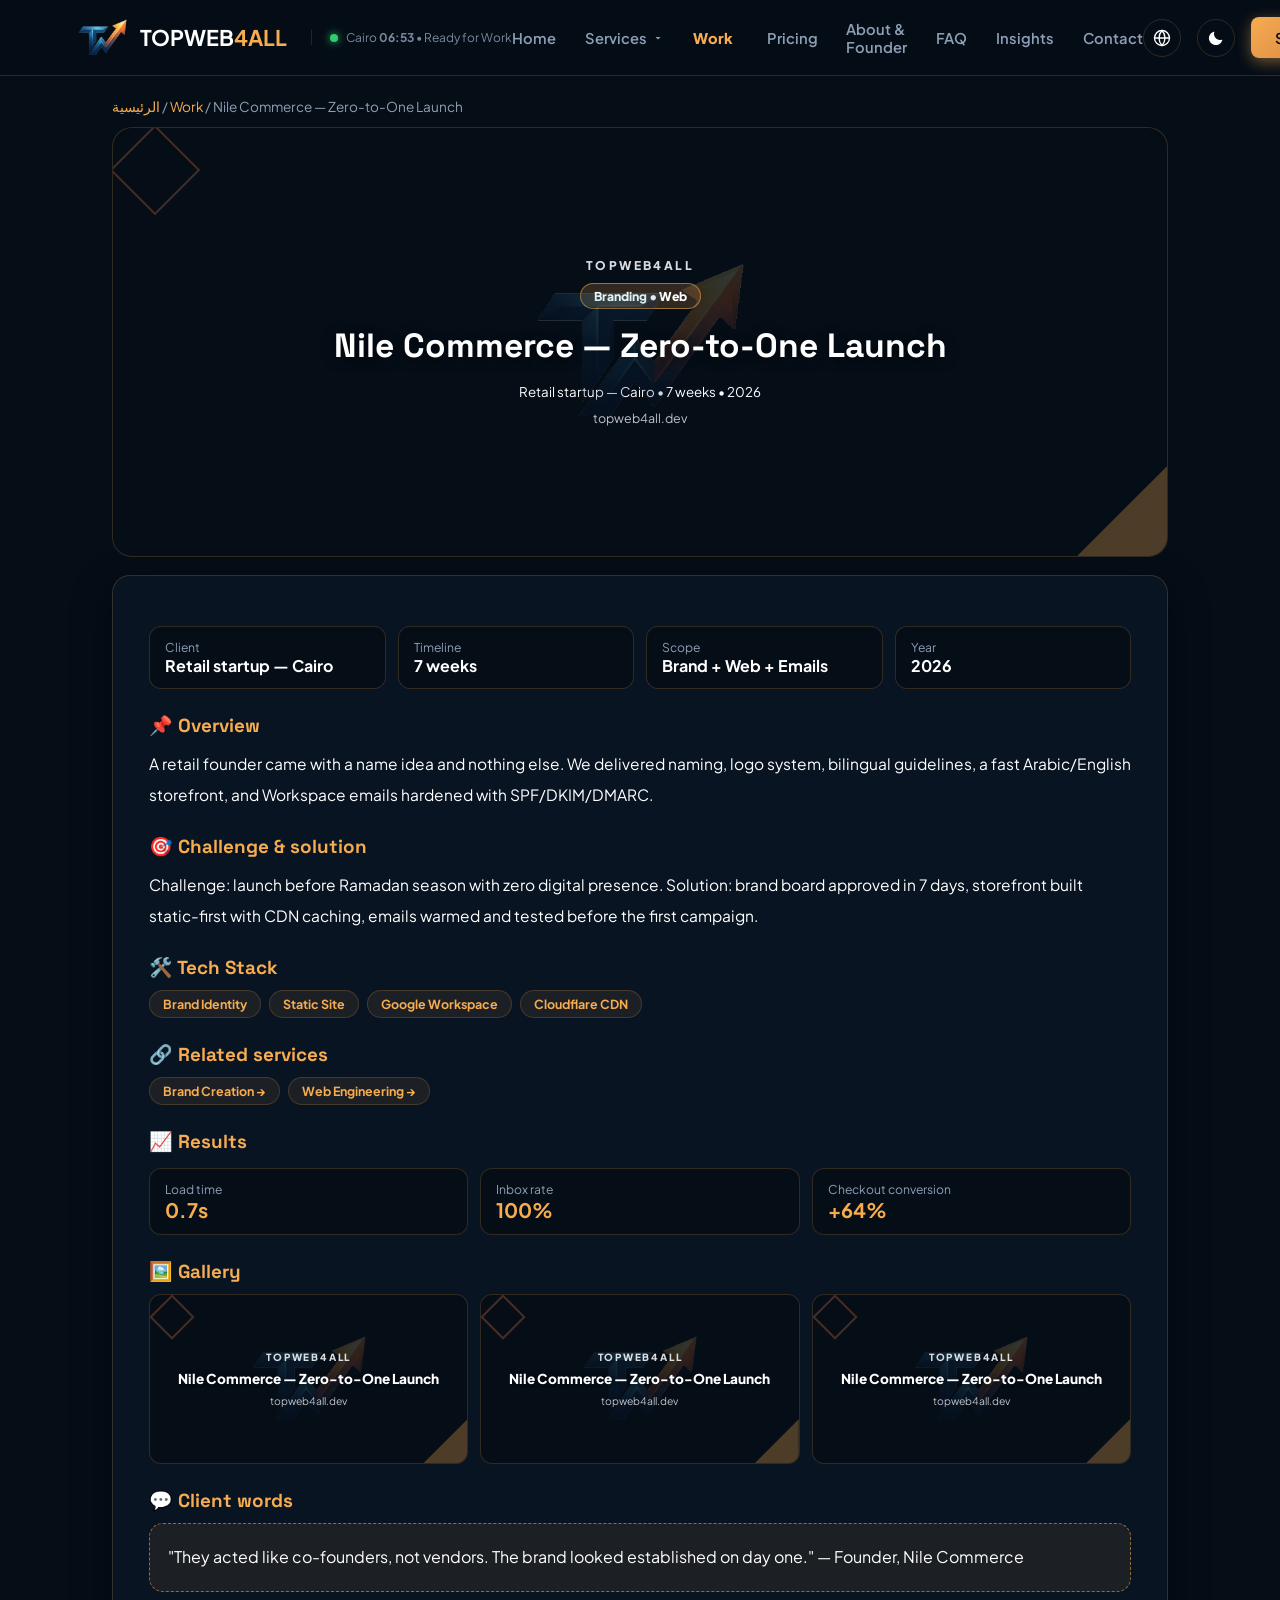
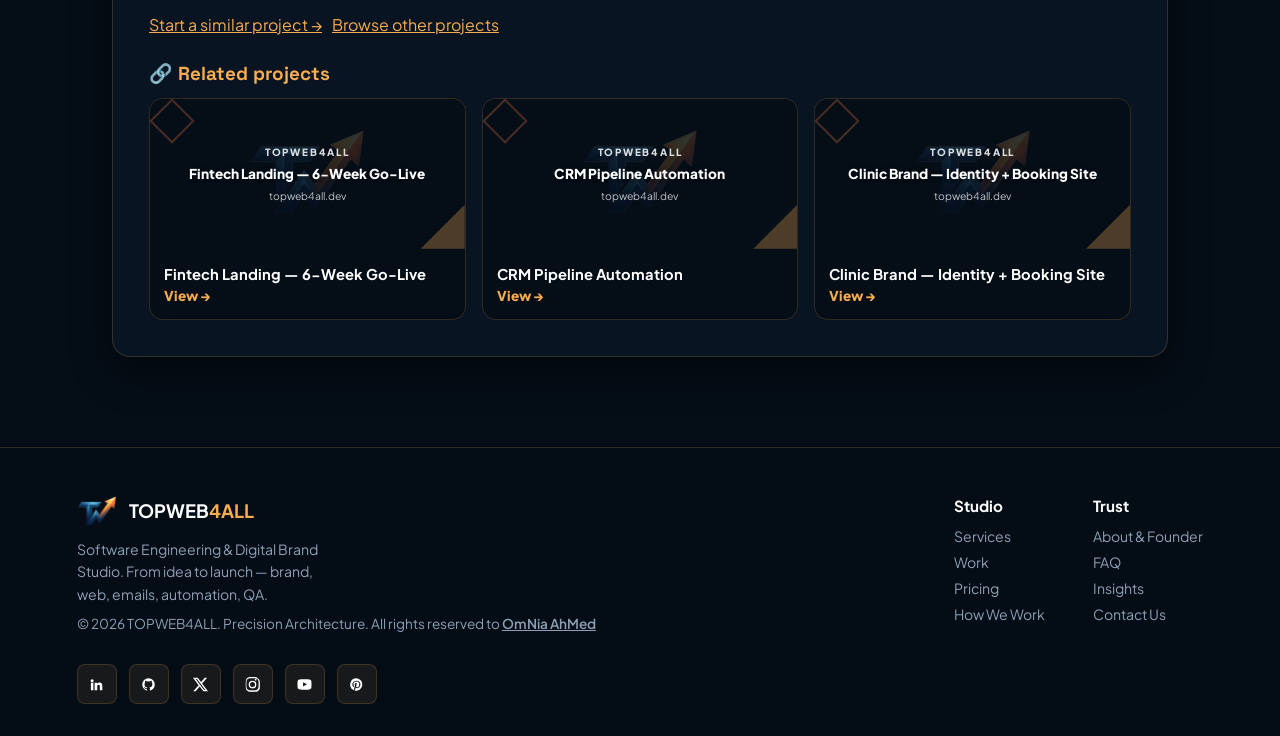
<file: project.html>
<!DOCTYPE html>
<html lang="ar" dir="rtl" data-theme="dark">
<head>
<meta charset="UTF-8"><meta name="viewport" content="width=device-width, initial-scale=1.0">
<meta name="description" content="دراسات حالة مشاريع TOPWEB4ALL: النطاق، التقنيات، النتائج وآراء العملاء.">
<link rel="canonical" href="https://topweb4all.dev/project.html">
<link rel="icon" type="image/png" sizes="32x32" href="favicon-32x32.png">
<link rel="icon" type="image/png" sizes="16x16" href="favicon-16x16.png">
<link rel="apple-touch-icon" href="apple-touch-icon.png">
<link rel="manifest" href="site.webmanifest">
<meta property="og:type" content="website">
<meta property="og:title" content="مشروع | TOPWEB4ALL">
<meta property="og:description" content="دراسات حالة مشاريع TOPWEB4ALL: النطاق، التقنيات، النتائج وآراء العملاء.">
<meta property="og:url" content="https://topweb4all.dev/project.html">
<meta property="og:image" content="https://topweb4all.dev/images/og-cover.jpg">
<meta name="twitter:image" content="https://topweb4all.dev/images/og-cover.jpg">
<meta name="twitter:card" content="summary_large_image">
<title id="docTitle">مشروع | TOPWEB4ALL</title>
<link rel="preconnect" href="https://fonts.googleapis.com"><link rel="preconnect" href="https://fonts.gstatic.com" crossorigin>
<link href="https://fonts.googleapis.com/css2?family=Plus+Jakarta+Sans:wght@400;600;700&family=Space+Grotesk:wght@600;700;800&family=Cairo:wght@400;600;700;800&display=swap" rel="stylesheet">
<link rel="stylesheet" href="assets/chrome.css">
<style>
:root{--teal:#F6AC4F;--teal-deep:#C3673D;--bg:#050D17;--card:rgba(11,24,38,.78);--header:rgba(5,13,23,.94);--border:rgba(246,172,79,.18);--border-h:rgba(246,172,79,.55);--txt:#fff;--mut:#8E9FB5;--badge:rgba(246,172,79,.08);--shadow:0 14px 40px rgba(0,0,0,.45);--on-accent:#050D17}
[data-theme="light"]{--bg:#EDF4F6;--card:#fff;--header:rgba(255,255,255,.96);--border:rgba(184,115,26,.28);--border-h:#B8731A;--txt:#0A1B29;--mut:#3D5468;--badge:rgba(184,115,26,.12);--shadow:0 12px 32px rgba(10,60,75,.14);--teal:#B8731A;--on-accent:#FFFFFF}
*{margin:0;padding:0;box-sizing:border-box;font-family:'Cairo','Plus Jakarta Sans',sans-serif}h1,h2,h3{font-family:'Cairo','Space Grotesk',sans-serif}
body{background:var(--bg);color:var(--txt)}html[dir="ltr"] *{font-family:'Plus Jakarta Sans',sans-serif}html[dir="ltr"] h1,html[dir="ltr"] h2,html[dir="ltr"] h3{font-family:'Space Grotesk',sans-serif}
.wrap{max-width:1100px;margin:auto;padding:0 22px 60px}.crumb{margin:22px 0 12px;font-size:.85rem;color:var(--mut)}.crumb a{color:var(--teal);text-decoration:none}
.dhero{border-radius:20px;overflow:hidden;border:1px solid var(--border);position:relative;background:#050D17;min-height:min(430px,52vw);display:flex;flex-direction:column;align-items:center;justify-content:center;gap:10px;padding:26px;text-align:center}.dhero-logo{position:absolute;inset:0;margin:auto;width:40%;max-width:220px;opacity:.18;pointer-events:none;z-index:0;object-fit:contain}.dhero-site{position:relative;z-index:2;font-size:.75rem;font-weight:800;letter-spacing:.2em;color:#FFFFFF;opacity:.85}.dhero-title{position:relative;z-index:2;font-size:clamp(1.3rem,3vw,2rem);font-weight:800;color:#FFFFFF;line-height:1.35;text-shadow:0 2px 12px rgba(0,0,0,.5);max-width:100%}.dhero-domain{position:relative;z-index:2;font-size:.78rem;color:#FFFFFF;opacity:.75}.dhero::before{content:'';position:absolute;bottom:0;inset-inline-end:0;width:90px;height:90px;background:#F6AC4F;clip-path:polygon(100% 0,0 100%,100% 100%);opacity:.3;pointer-events:none;z-index:1}.dhero::after{content:'';position:absolute;top:10px;inset-inline-start:10px;width:60px;height:60px;border:2px solid #C3673D;opacity:.35;transform:rotate(45deg);pointer-events:none;z-index:1}
.dhero h1{font-size:clamp(1.35rem,3.4vw,2.1rem);line-height:1.6}.pill{background:rgba(246,172,79,.18);border:1px solid var(--border-h);color:#fff;padding:4px 13px;border-radius:999px;font-size:.76rem;font-weight:800}
.dcard{background:var(--card);border:1px solid var(--border);border-radius:18px;padding:clamp(20px,3.5vw,36px);margin-top:18px;box-shadow:var(--shadow)}
.dcard h2{color:var(--teal);margin:24px 0 10px;font-size:1.18rem}.dcard h2:first-child{margin-top:0}.dcard p{line-height:2;font-size:.97rem;margin-bottom:10px}
.kv{display:grid;grid-template-columns:repeat(auto-fit,minmax(170px,1fr));gap:12px;margin:14px 0}.kv div{background:var(--bg);border:1px solid var(--border);border-radius:12px;padding:12px 15px}.kv small{color:var(--mut);font-size:.76rem;display:block}.pills{display:flex;gap:8px;flex-wrap:wrap}.pill2{background:var(--badge);border:1px solid var(--border);color:var(--teal);font-size:.78rem;font-weight:700;padding:5px 13px;border-radius:999px}
.gal{display:grid;grid-template-columns:repeat(auto-fit,minmax(200px,1fr));gap:12px}.gal-cover{width:100%;height:170px;position:relative;overflow:hidden;border-radius:12px;border:1px solid var(--border);background:#050D17;display:flex;flex-direction:column;align-items:center;justify-content:center;gap:6px;padding:12px;text-align:center}.gal-logo{position:absolute;inset:0;margin:auto;width:46%;max-width:120px;opacity:.18;pointer-events:none;z-index:0;object-fit:contain}.gal-site{position:relative;z-index:2;font-size:.62rem;font-weight:800;letter-spacing:.18em;color:#FFFFFF;opacity:.85}.gal-title{position:relative;z-index:2;font-size:.85rem;font-weight:800;color:#FFFFFF;line-height:1.4;display:-webkit-box;-webkit-line-clamp:2;-webkit-box-orient:vertical;overflow:hidden;max-width:100%;text-shadow:0 2px 6px rgba(0,0,0,.4)}.gal-domain{position:relative;z-index:2;font-size:.65rem;color:#FFFFFF;opacity:.75}.gal-cover::before,.gal-cover::after{content:'';position:absolute;pointer-events:none;z-index:1}.gal-cover::before{bottom:0;inset-inline-end:0;width:44px;height:44px;background:#F6AC4F;clip-path:polygon(100% 0,0 100%,100% 100%);opacity:.3}.gal-cover::after{top:6px;inset-inline-start:6px;width:28px;height:28px;border:2px solid #C3673D;opacity:.35;transform:rotate(45deg)}
.testi{background:var(--badge);border:1px dashed var(--border-h);border-radius:14px;padding:18px;line-height:1.9;margin-top:10px}
.cta{display:flex;gap:10px;flex-wrap:wrap;margin-top:22px}
.rel{display:grid;grid-template-columns:repeat(auto-fill,minmax(280px,1fr));gap:16px;margin-top:12px}.rel .card{background:var(--bg);border:1px solid var(--border);border-radius:14px;overflow:hidden}.rel-cover{width:100%;height:150px;position:relative;overflow:hidden;background:#050D17;display:flex;flex-direction:column;align-items:center;justify-content:center;gap:6px;padding:12px;text-align:center}.rel-cover-logo{position:absolute;inset:0;margin:auto;width:46%;max-width:120px;opacity:.18;pointer-events:none;z-index:0;object-fit:contain}.rel-cover-site{position:relative;z-index:2;font-size:.62rem;font-weight:800;letter-spacing:.18em;color:#FFFFFF;opacity:.85}.rel-cover-title{position:relative;z-index:2;font-size:.85rem;font-weight:800;color:#FFFFFF;line-height:1.4;display:-webkit-box;-webkit-line-clamp:2;-webkit-box-orient:vertical;overflow:hidden;max-width:100%;text-shadow:0 2px 6px rgba(0,0,0,.4)}.rel-cover-domain{position:relative;z-index:2;font-size:.65rem;color:#FFFFFF;opacity:.75}.rel-cover::before,.rel-cover::after{content:'';position:absolute;pointer-events:none;z-index:1}.rel-cover::before{bottom:0;inset-inline-end:0;width:44px;height:44px;background:#F6AC4F;clip-path:polygon(100% 0,0 100%,100% 100%);opacity:.3}.rel-cover::after{top:6px;inset-inline-start:6px;width:28px;height:28px;border:2px solid #C3673D;opacity:.35;transform:rotate(45deg)}.rel div.b{padding:14px}.rel a{color:var(--teal);font-weight:800;font-size:.85rem;text-decoration:none}
</style>
</head>
<body>
<div id="tw4a-chrome-header"></div>
<main id="tw4a-main" tabindex="-1" class="wrap">
<nav class="crumb" aria-label="Breadcrumb"><a href="Topweb4all.html" data-i18n="bcHome">الرئيسية</a> / <a href="projects.html" id="crumbW">المشاريع</a> / <span id="crumbNow" aria-current="page">…</span></nav>
<div class="dhero"><img class="dhero-logo" src="images/logo.png" alt="" aria-hidden="true"><span class="dhero-site">TOPWEB4ALL</span><span class="pill" id="cats"></span><h1 class="dhero-title" id="title"></h1><small id="meta"></small><span class="dhero-domain">topweb4all.dev</span></div>
<div class="dcard">
<div class="kv" id="kv"></div>
<h2 id="hOv">📌 نظرة عامة</h2><p id="ov"></p>
<h2 id="hCh">🎯 التحدي والحل</h2><p id="ch"></p>
<h2>🛠️ Tech Stack</h2><div class="pills" id="stack"></div>
<h2 id="hSvc">🔗 خدمات مرتبطة</h2><div class="pills" id="svc"></div>
<h2 id="hRes">📈 النتائج</h2><div class="kv" id="res"></div>
<h2 id="hGal">🖼️ معرض الصور</h2><div class="gal" id="gal"></div>
<h2 id="hTs">💬 رأي العميل</h2><div class="testi" id="testi"></div>
<div class="cta"><a class="btn btn-primary" href="Topweb4all.html#contact" id="cta1">ابدأ مشروعًا مشابهًا ←</a><a class="btn" href="projects.html" id="cta2">تصفح مشاريع أخرى</a></div>
<h2 id="hRel" style="margin-top:26px">🔗 مشاريع ذات صلة</h2><div class="rel" id="rel"></div>
</main></div>
<div id="tw4a-chrome-footer"></div>
<script type="application/ld+json" id="ldjson">{"@context":"https://schema.org","@type":"CreativeWork"}</script>
<script src="assets/chrome.js"></script>
<script src="data/projects.js"></script>
<script>
const CATL={en:{brand:'Branding',web:'Web',auto:'Automation',launch:'Launch'},ar:{brand:'البراند',web:'المواقع',auto:'الأتمتة',launch:'الإطلاق'}};
let lang=localStorage.getItem('tw4a-lang')||'ar';
const id=new URLSearchParams(location.search).get('id');
const p=(window.TW4A_PROJECTS||[]).find(x=>x.slug===id)||(window.TW4A_PROJECTS||[])[0];
function T(en,ar){return lang==='ar'?ar:en}
function render(){document.documentElement.lang=lang;document.documentElement.dir=lang==='ar'?'rtl':'ltr';if(!p)return;
var TI=T(p.title_en,p.title_ar), EX=T(p.excerpt_en,p.excerpt_ar);
document.getElementById('docTitle').textContent=TI+' | TOPWEB4ALL';
function setMeta(sel,val,attr){var el=document.querySelector(sel);if(el)el.setAttribute(attr||'content',val)}
setMeta('meta[name="description"]',EX);setMeta('meta[property="og:title"]',TI);setMeta('meta[property="og:description"]',EX);
setMeta('meta[name="twitter:title"]',TI);setMeta('meta[name="twitter:description"]',EX);
setMeta('meta[property="og:image"]',location.origin+location.pathname.replace(/[^/]*$/,'')+p.cover);
setMeta('link[rel="canonical"]',location.origin+location.pathname+'?id='+p.slug,'href');
setMeta('meta[property="og:url"]',location.origin+location.pathname+'?id='+p.slug);
setMeta('meta[property="og:type"]','article');
var ld=document.getElementById('ldjson'); if(ld){ld.textContent=JSON.stringify({'@context':'https://schema.org','@type':'CreativeWork',name:TI,description:EX,image:[location.origin+location.pathname.replace(/[^/]*$/,'')+p.cover],inLanguage:lang,dateCreated:p.year,creator:{'@type':'Organization',name:'TOPWEB4ALL',url:'https://topweb4all.dev/'},about:p.stack,url:location.origin+location.pathname+'?id='+p.slug})}
document.getElementById('cats').textContent=p.cats.map(c=>CATL[lang][c]).join(' • ');
document.getElementById('title').textContent=T(p.title_en,p.title_ar);
document.getElementById('meta').textContent=[T(p.client_en,p.client_ar),T(p.timeline_en,p.timeline_ar),p.year].join(' • ');
document.getElementById('crumbW').textContent=lang==='ar'?'المشاريع':'Work';document.getElementById('crumbNow').textContent=T(p.title_en,p.title_ar);var __bb=document.getElementById('backBtn'); if(__bb) __bb.textContent=lang==='ar'?'→ المشاريع':'→ Projects';
const L=lang==='ar'?{c:'العميل',t:'المدة',s:'النطاق',y:'السنة'}:{c:'Client',t:'Timeline',s:'Scope',y:'Year'};
document.getElementById('kv').innerHTML=`<div><small>${L.c}</small><b>${T(p.client_en,p.client_ar)}</b></div><div><small>${L.t}</small><b>${T(p.timeline_en,p.timeline_ar)}</b></div><div><small>${L.s}</small><b>${T(p.scope_en,p.scope_ar)}</b></div><div><small>${L.y}</small><b>${p.year}</b></div>`;
document.getElementById('ov').textContent=T(p.overview_en,p.overview_ar);document.getElementById('ch').textContent=T(p.challenge_en,p.challenge_ar);
document.getElementById('stack').innerHTML=p.stack.map(s=>`<span class="pill2">${s}</span>`).join('');
document.getElementById('res').innerHTML=p.stats.map(s=>`<div><small>${T(s.l_en,s.l_ar)}</small><b style="color:var(--teal);font-size:1.25rem">${s.v}</b></div>`).join('');
document.getElementById('gal').innerHTML=p.gallery.map((g,i)=>`<div class="gal-cover"><img class="gal-logo" src="images/logo.png" alt="" aria-hidden="true"><span class="gal-site">TOPWEB4ALL</span><span class="gal-title">${TI}</span><span class="gal-domain">topweb4all.dev</span></div>`).join('');
document.getElementById('testi').textContent=T(p.testi_en,p.testi_ar);
document.getElementById('hOv').textContent=lang==='ar'?'📌 نظرة عامة':'📌 Overview';document.getElementById('hCh').textContent=lang==='ar'?'🎯 التحدي والحل':'🎯 Challenge & solution';document.getElementById('hRes').textContent=lang==='ar'?'📈 النتائج':'📈 Results';document.getElementById('hGal').textContent=lang==='ar'?'🖼️ معرض الصور':'🖼️ Gallery';document.getElementById('hTs').textContent=lang==='ar'?'💬 رأي العميل':'💬 Client words';
document.getElementById('hSvc').textContent=lang==='ar'?'🔗 خدمات مرتبطة':'🔗 Related services';
const SVC={brand:{id:'svc-brand'},web:{id:'svc-web'},auto:{id:'svc-automation'},launch:{id:'svc-launch'}};
const SVCLBL={en:{'svc-brand':'Brand Creation','svc-web':'Web Engineering','svc-automation':'Automation','svc-launch':'Project Launch'},ar:{'svc-brand':'تأسيس البراند','svc-web':'هندسة المواقع','svc-automation':'الأتمتة','svc-launch':'إطلاق المشروع'}};
const seen={}; const svcLinks=p.cats.filter(c=>SVC[c]).map(c=>SVC[c].id).filter(id=>!seen[id]&&(seen[id]=1));
document.getElementById('svc').innerHTML=svcLinks.map(id=>`<a class="pill2" style="text-decoration:none" href="Topweb4all.html#${id}">${SVCLBL[lang][id]} →</a>`).join('');document.getElementById('hRel').textContent=lang==='ar'?'🔗 مشاريع ذات صلة':'🔗 Related projects';
document.getElementById('cta1').textContent=lang==='ar'?'ابدأ مشروعًا مشابهًا ←':'Start a similar project →';document.getElementById('cta2').textContent=lang==='ar'?'تصفح مشاريع أخرى':'Browse other projects';
const rel=(window.TW4A_PROJECTS||[]).filter(x=>x.slug!==p.slug).slice(0,3);
document.getElementById('rel').innerHTML=rel.map(r=>`<div class="card"><div class="rel-cover"><img class="rel-cover-logo" src="images/logo.png" alt="" aria-hidden="true"><span class="rel-cover-site">TOPWEB4ALL</span><span class="rel-cover-title">${T(r.title_en,r.title_ar)}</span><span class="rel-cover-domain">topweb4all.dev</span></div><div class="b"><b style="font-size:.92rem">${T(r.title_en,r.title_ar)}</b><br><a href="project.html?id=${r.slug}">${lang==='ar'?'عرض ←':'View →'}</a></div></div>`).join('');}


document.documentElement.dataset.theme=localStorage.getItem('tw4a-theme')||'dark';TW4A_CHROME.init({active:'work'});window.applyLang=function(l){lang=l;render();};render();
</script>
</body>
</html>
</file>
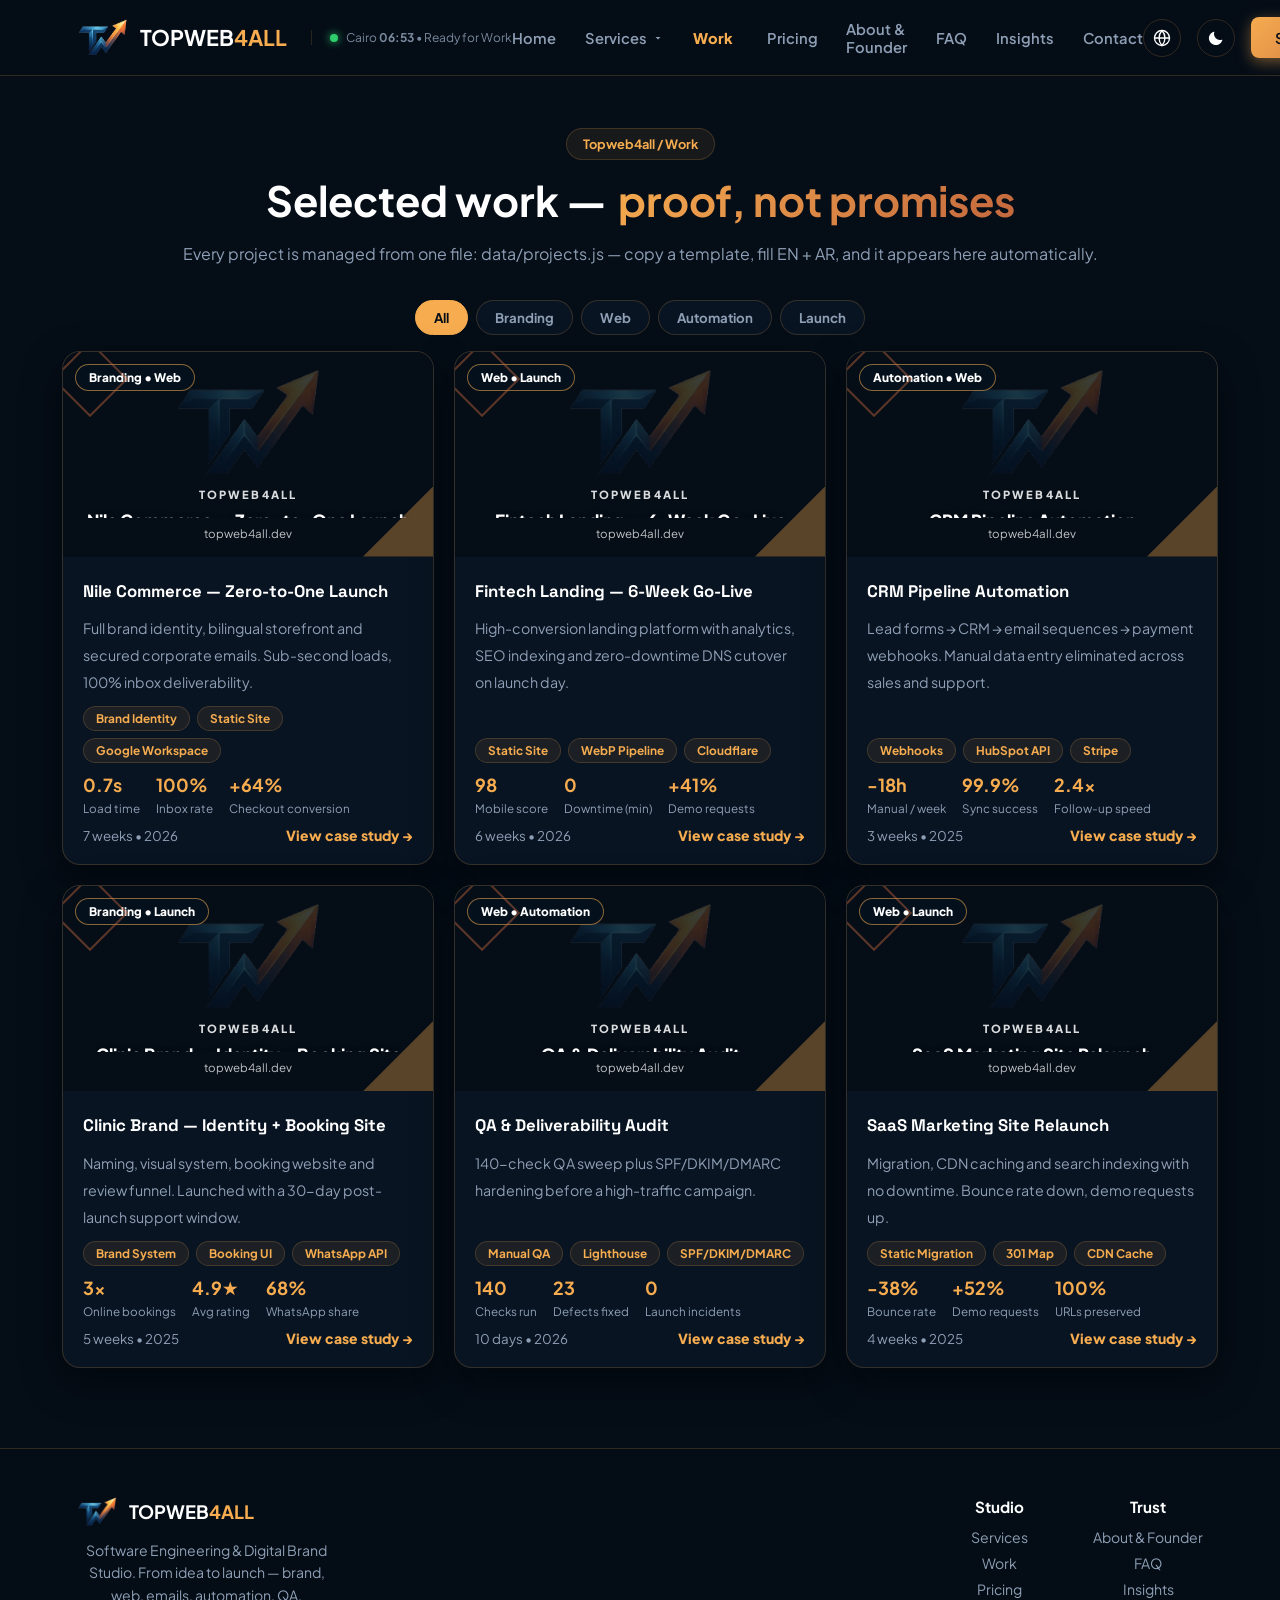
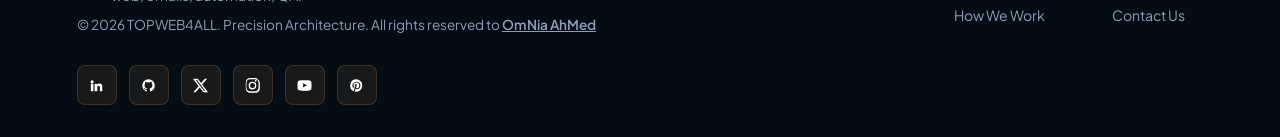
<file: projects.html>
<!DOCTYPE html>
<html lang="ar" dir="rtl" data-theme="dark">
<head>
<meta charset="UTF-8"><meta name="viewport" content="width=device-width, initial-scale=1.0">
<meta name="description" content="مشاريع TOPWEB4ALL المختارة: إطلاق براندات ومواقع وأتمتة — دراسات حالة بالعربية والإنجليزية.">
<link rel="canonical" href="https://topweb4all.dev/projects.html">
<link rel="icon" type="image/png" sizes="32x32" href="favicon-32x32.png">
<link rel="icon" type="image/png" sizes="16x16" href="favicon-16x16.png">
<link rel="apple-touch-icon" href="apple-touch-icon.png">
<link rel="manifest" href="site.webmanifest">
<meta property="og:type" content="website">
<meta property="og:title" content="المشاريع | TOPWEB4ALL">
<meta property="og:description" content="مشاريع TOPWEB4ALL المختارة: إطلاق براندات ومواقع وأتمتة — دراسات حالة بالعربية والإنجليزية.">
<meta property="og:url" content="https://topweb4all.dev/projects.html">
<meta property="og:image" content="https://topweb4all.dev/images/og-cover.jpg">
<meta name="twitter:image" content="https://topweb4all.dev/images/og-cover.jpg">
<meta name="twitter:card" content="summary_large_image">
<title>المشاريع | TOPWEB4ALL</title>
<link rel="preconnect" href="https://fonts.googleapis.com"><link rel="preconnect" href="https://fonts.gstatic.com" crossorigin>
<link href="https://fonts.googleapis.com/css2?family=Plus+Jakarta+Sans:wght@400;600;700&family=Space+Grotesk:wght@600;700;800&family=Cairo:wght@400;600;700;800&display=swap" rel="stylesheet">
<link rel="stylesheet" href="assets/chrome.css">
<style>
:root{--teal:#F6AC4F;--teal-deep:#C3673D;--bg:#050D17;--card:rgba(11,24,38,.78);--header:rgba(5,13,23,.94);--border:rgba(246,172,79,.18);--border-h:rgba(246,172,79,.55);--txt:#fff;--mut:#8E9FB5;--badge:rgba(246,172,79,.08);--shadow:0 14px 40px rgba(0,0,0,.45);--on-accent:#050D17}
[data-theme="light"]{--bg:#EDF4F6;--card:#fff;--header:rgba(255,255,255,.96);--border:rgba(184,115,26,.28);--border-h:#B8731A;--txt:#0A1B29;--mut:#3D5468;--badge:rgba(184,115,26,.12);--shadow:0 12px 32px rgba(10,60,75,.14);--teal:#B8731A;--on-accent:#FFFFFF}
*{margin:0;padding:0;box-sizing:border-box;font-family:'Cairo','Plus Jakarta Sans',sans-serif}h1,h2,h3{font-family:'Cairo','Space Grotesk',sans-serif}
body{background:var(--bg);color:var(--txt)}html[dir="ltr"] *{font-family:'Plus Jakarta Sans',sans-serif}html[dir="ltr"] h1,html[dir="ltr"] h2,html[dir="ltr"] h3{font-family:'Space Grotesk',sans-serif}
.wrap{max-width:1200px;margin:auto;padding:0 22px}.hero{padding:52px 0 6px;text-align:center}.tag{display:inline-block;background:var(--badge);border:1px solid var(--border);color:var(--teal);font-size:.8rem;font-weight:700;padding:7px 16px;border-radius:999px;margin-bottom:14px}.hero h1{font-size:clamp(1.6rem,4vw,2.6rem)}.hero h1 em{font-style:normal;background:linear-gradient(135deg,var(--teal),var(--teal-deep));-webkit-background-clip:text;background-clip:text;-webkit-text-fill-color:transparent}.hero p{color:var(--mut);margin-top:10px;line-height:1.9}
.chips{display:flex;gap:8px;flex-wrap:wrap;justify-content:center;margin:24px 0 16px}.chip{border:1px solid var(--border);background:var(--card);color:var(--mut);padding:8px 18px;border-radius:999px;font-size:.83rem;font-weight:700;cursor:pointer;font-family:inherit}.chip.active,.chip:hover{background:var(--teal);color:var(--on-accent);border-color:var(--teal)}
.grid{display:grid;grid-template-columns:repeat(auto-fill,minmax(320px,1fr));gap:20px;padding-bottom:50px}.card{background:var(--card);border:1px solid var(--border);border-radius:18px;overflow:hidden;box-shadow:var(--shadow);display:flex;flex-direction:column;transition:.25s}.card:hover{transform:translateY(-6px);border-color:var(--border-h)}.imgbox{position:relative}.imgbox-cover{width:100%;height:205px;position:relative;overflow:hidden;background:#050D17;display:flex;flex-direction:column;align-items:center;justify-content:center;gap:8px;padding:16px;text-align:center}.imgbox-cover img{width:100%;height:100%;object-fit:cover;display:block;position:relative;z-index:0}.imgbox-cover-title{font-size:1.15rem;font-weight:800;color:var(--txt);line-height:1.5;text-shadow:0 2px 10px rgba(0,0,0,.55);display:-webkit-box;-webkit-line-clamp:3;-webkit-box-orient:vertical;overflow:hidden;max-width:100%}.badge{position:absolute;top:12px;inset-inline-start:12px;background:rgba(4,20,30,.78);border:1px solid var(--border-h);color:#fff;padding:5px 13px;border-radius:999px;font-size:.74rem;font-weight:800}.card-body{padding:20px;display:flex;flex-direction:column;gap:10px;flex:1}.card h3{font-size:1.05rem;line-height:1.7}.card p{color:var(--mut);font-size:.89rem;line-height:1.9;flex:1}.pills{display:flex;gap:7px;flex-wrap:wrap}.pill{background:var(--badge);border:1px solid var(--border);color:var(--teal);font-size:.74rem;font-weight:700;padding:4px 12px;border-radius:999px}.stats{display:flex;gap:16px}.stat b{color:var(--teal);display:block;font-size:1.12rem}.stat small{color:var(--mut);font-size:.73rem}.foot{display:flex;justify-content:space-between;align-items:center}.link{color:var(--teal);font-weight:800;font-size:.87rem;text-decoration:none}
footer{border-top:1px solid var(--border);padding:20px;text-align:center;color:var(--mut);font-size:.85rem}
.imgbox-cover::before{content:'';position:absolute;bottom:0;inset-inline-end:0;width:70px;height:70px;background:#F6AC4F;clip-path:polygon(100% 0,0 100%,100% 100%);opacity:.35;pointer-events:none;z-index:1}.imgbox-cover::after{content:'';position:absolute;top:0;inset-inline-start:0;width:50px;height:50px;border:2px solid #C3673D;opacity:.45;transform:rotate(45deg);pointer-events:none;z-index:1}.imgbox-cover-title{position:relative;z-index:2}.imgbox-cover-logo{position:absolute;inset:0;margin:auto;width:46%;max-width:150px;opacity:.22;pointer-events:none;z-index:0;object-fit:contain}.imgbox-cover-site{position:relative;z-index:2;font-size:.7rem;font-weight:800;letter-spacing:.18em;color:#FFFFFF;opacity:.85}.imgbox-cover-title{position:relative;z-index:2;font-size:1.05rem;font-weight:800;color:#FFFFFF;line-height:1.45;display:-webkit-box;-webkit-line-clamp:2;-webkit-box-orient:vertical;overflow:hidden;max-width:100%;text-shadow:0 2px 8px rgba(0,0,0,.35)}.imgbox-cover-domain{position:relative;z-index:2;font-size:.72rem;color:#FFFFFF;opacity:.75}</style>
</head>
<body>
<div id="tw4a-chrome-header"></div>
<main id="tw4a-main" tabindex="-1" class="wrap">
<section class="hero"><span class="tag">Topweb4all / Work</span>
<h1><span data-i18n="h1a">مشاريع مختارة —</span> <em data-i18n="h1b">الدليل لا الوعود</em></h1>
<p data-i18n="sub">كل المشاريع تُدار من ملف واحد: data/projects.js — انسخي قالبًا واملئيه بالعربي والإنجليزي وسيظهر المشروع هنا وحدها.</p></section>
<div class="chips" id="chips" role="group" data-i18n="filterLbl" data-i18n-aria="filterLbl" aria-label="Filter by category"></div>
<p id="tw4aCount" class="sr-only" role="status" aria-live="polite"></p>
<div class="grid" id="grid"></div>
</main>
<noscript>
<section style="max-width:1200px;margin:24px auto;padding:0 22px;line-height:2">
  <h2>المشاريع / Projects</h2>
  <ul>
    <li><a href="project.html?id=nile-commerce-zero-to-one">نايل كوميرس / Nile Commerce</a></li>
    <li><a href="project.html?id=fintech-landing-go-live">فنتك لاندينج / Fintech Landing</a></li>
    <li><a href="project.html?id=crm-pipeline-automation">أتمتة CRM / CRM Pipeline Automation</a></li>
    <li><a href="project.html?id=clinic-brand-booking">براند عيادة / Clinic Brand</a></li>
    <li><a href="project.html?id=qa-deliverability-audit">تدقيق الجودة / QA &amp; Deliverability</a></li>
    <li><a href="project.html?id=saas-marketing-relaunch">إعادة إطلاق SaaS / SaaS Relaunch</a></li>
  </ul>
</section>
</noscript>
<div id="tw4a-chrome-footer"></div>
<script src="assets/chrome.js"></script>
<script src="data/projects.js"></script>
<script>
const CATL={en:{all:'All',brand:'Branding',web:'Web',auto:'Automation',launch:'Launch'},ar:{all:'الكل',brand:'البراند',web:'المواقع',auto:'الأتمتة',launch:'الإطلاق'}};
const STR={en:{h1a:'Selected work —',h1b:'proof, not promises',sub:'Every project is managed from one file: data/projects.js — copy a template, fill EN + AR, and it appears here automatically.',home:'← Home',blog:'Articles'},ar:{h1a:'مشاريع مختارة —',h1b:'الدليل لا الوعود',sub:'كل المشاريع تُدار من ملف واحد: data/projects.js — انسخي قالبًا واملئيه بالعربي والإنجليزي وسيظهر المشروع هنا وحدها.',home:'← الرئيسية',blog:'المقالات'}};
let lang=localStorage.getItem('tw4a-lang')||'ar',cat='all';
function applyLang(l){lang=l;localStorage.setItem('tw4a-lang',l);document.documentElement.lang=l;document.documentElement.dir=l==='ar'?'rtl':'ltr';document.querySelectorAll('[data-i18n]').forEach(e=>{if(STR[l][e.dataset.i18n])e.textContent=STR[l][e.dataset.i18n]});renderChips();renderGrid();}
function renderChips(){const c=['all','brand','web','auto','launch'];const b=document.getElementById('chips');b.innerHTML='';c.forEach(k=>{const x=document.createElement('button');x.className='chip'+(cat===k?' active':'');x.textContent=CATL[lang][k];x.onclick=()=>{cat=k;renderChips();renderGrid()};b.appendChild(x)})}
function esc(s){return String(s).replace(/[&<>"\']/g,c=>({"&":"&amp;","<":"&lt;",">":"&gt;","\"":"&quot;","\'":"&#39;"}[c]))}
function renderGrid(){const list=(window.TW4A_PROJECTS||[]).filter(p=>cat==='all'||p.cats.includes(cat));document.getElementById('grid').innerHTML=list.map(p=>`<div class="card"><div class="imgbox"><div class="imgbox-cover"><img class="imgbox-cover-logo" src="images/logo.png" alt="" aria-hidden="true"><span class="imgbox-cover-site">TOPWEB4ALL</span><span class="imgbox-cover-title">${lang==='ar'?p.title_ar:p.title_en}</span><span class="imgbox-cover-domain">topweb4all.dev</span></div><span class="badge">${p.cats.map(c=>CATL[lang][c]).join(' • ')}</span></div><div class="card-body"><h3>${lang==='ar'?p.title_ar:p.title_en}</h3><p>${lang==='ar'?p.excerpt_ar:p.excerpt_en}</p><div class="pills">${p.stack.slice(0,3).map(s=>`<span class="pill">${s}</span>`).join('')}</div><div class="stats">${p.stats.map(s=>`<div class="stat"><b>${s.v}</b><small>${lang==='ar'?s.l_ar:s.l_en}</small></div>`).join('')}</div><div class="foot"><small style="color:var(--mut)">${lang==='ar'?p.timeline_ar:p.timeline_en} • ${p.year}</small><a class="link" href="project.html?id=${p.slug}" aria-label="${esc(lang==='ar'?p.title_ar:p.title_en)}">${lang==='ar'?'عرض دراسة الحالة ←':'View case study →'}</a></div></div></div>`).join('');
const cnt=document.getElementById('tw4aCount');if(cnt)cnt.textContent=(lang==='ar'?'عدد المشاريع: ':'Projects: ')+list.length}


document.documentElement.dataset.theme=localStorage.getItem('tw4a-theme')||'dark';TW4A_CHROME.init({active:'work'});applyLang(lang);
</script>
</body>
</html>
</file>
<file: assets/chrome.css>
/* TOPWEB4ALL — unified site chrome (header + drawer + footer)
   Shared by articles.html, article.html, projects.html, project.html.
   Class names are tw4a-prefixed so they never clash with page styles. */
:root, [data-theme="dark"] {
    --c-teal: #F6AC4F; --c-deep: #C3673D;
    --c-bg: rgba(5, 13, 23, 0.94); --c-card: rgba(11, 24, 38, 0.78);
    --c-border: rgba(246, 172, 79, 0.18); --c-border-h: rgba(246, 172, 79, 0.55);
    --c-txt: #FFFFFF; --c-mut: #8E9FB5; --c-badge: rgba(246, 172, 79, 0.08);
    --c-glow: rgba(246, 172, 79, 0.45); --c-on-accent: #050D17;
}
[data-theme="light"] {
    --c-teal: #B8731A; --c-deep: #9A4F2A;
    --c-bg: rgba(255, 255, 255, 0.96); --c-card: #FFFFFF;
    --c-border: rgba(184, 115, 26, 0.28); --c-border-h: #B8731A;
    --c-txt: #0A1B29; --c-mut: #3D5468; --c-badge: rgba(184, 115, 26, 0.12);
    --c-glow: rgba(184, 115, 26, 0.28); --c-on-accent: #FFFFFF;
}
.tw4a-header, .tw4a-drawer, .tw4a-footer { font-family: 'Plus Jakarta Sans', sans-serif; }
.tw4a-header h1, .tw4a-header h2, .tw4a-header h3, .tw4a-logo-text { font-family: 'Space Grotesk', sans-serif; }
[dir="rtl"] .tw4a-header, [dir="rtl"] .tw4a-drawer, [dir="rtl"] .tw4a-footer { font-family: 'Cairo', 'Plus Jakarta Sans', sans-serif; }
[dir="rtl"] .tw4a-logo-text { font-family: 'Cairo', 'Space Grotesk', sans-serif; }

/* base links */
a { color: var(--c-teal); }
a:hover { color: var(--c-deep); }
a:visited { color: var(--c-teal); }

/* ---------- header ---------- */
.tw4a-header {
    position: sticky; top: 0; z-index: 1000;
    background: var(--c-bg); backdrop-filter: blur(16px);
    border-bottom: 1px solid var(--c-border);
    padding: 0.85rem 6%;
    display: flex; align-items: center; justify-content: space-between;
}
.tw4a-left { display: flex; align-items: center; gap: 24px; }
.tw4a-logo { display: flex; align-items: center; gap: 12px; text-decoration: none; color: var(--c-txt); }
.tw4a-logo-box {
    width: 40px; height: 40px; border-radius: 10px;
    background: linear-gradient(135deg, var(--c-teal), var(--c-deep));
    display: flex; align-items: center; justify-content: center; color: var(--c-on-accent);
    box-shadow: 0 0 16px var(--c-glow); flex: none;
}
.tw4a-logo-text { font-size: 1.35rem; font-weight: 700; }
.tw4a-logo-text span { color: var(--c-teal); }
.tw4a-status { display: flex; align-items: center; gap: 8px; font-size: 0.75rem; color: var(--c-mut); border-left: 1px solid var(--c-border); padding-left: 18px; white-space: nowrap; opacity: 0.85; }
.tw4a-dot { width: 8px; height: 8px; background: #38EF7D; border-radius: 50%; box-shadow: 0 0 8px #38EF7D; animation: tw4a-pulse 2s infinite; flex: none; }
@keyframes tw4a-pulse { 0% { opacity: 0.3; } 50% { opacity: 1; } 100% { opacity: 0.3; } }

nav.tw4a-nav ul { display: flex; list-style: none; gap: 1.8rem; align-items: center; margin: 0; padding: 0; }
nav.tw4a-nav a.tw4a-link { text-decoration: none; color: var(--c-mut); font-size: 0.92rem; font-weight: 600; display: flex; align-items: center; gap: 5px; padding: 6px 0; }
nav.tw4a-nav a.tw4a-link:hover, nav.tw4a-nav a.tw4a-link.active { color: var(--c-teal); }
.tw4a-drop { position: relative; }
.tw4a-menu {
    position: absolute; top: calc(100% + 10px); left: 50%;
    transform: translateX(-30%) translateY(8px);
    background: var(--c-card); border: 1px solid var(--c-border-h); border-radius: 16px;
    box-shadow: 0 20px 50px rgba(0,0,0,0.45); padding: 0.6rem; min-width: 320px;
    display: flex; flex-direction: column; gap: 2px;
    opacity: 0; visibility: hidden; transition: opacity 0.2s, transform 0.2s, visibility 0.2s;
}
.tw4a-drop:hover .tw4a-menu, .tw4a-drop:focus-within .tw4a-menu { opacity: 1; visibility: visible; transform: translateX(-30%) translateY(0); }
.tw4a-menu a { display: flex; gap: 12px; align-items: center; padding: 0.7rem 0.8rem; border-radius: 10px; text-decoration: none; color: var(--c-txt); }
.tw4a-menu a svg { color: var(--c-teal); flex: none; }
.tw4a-menu a span span { display: block; font-size: 0.88rem; font-weight: 700; }
.tw4a-menu a small { display: block; font-size: 0.75rem; color: var(--c-mut); }
.tw4a-menu a:hover { background: var(--c-badge); }

.tw4a-right { display: flex; align-items: center; gap: 1rem; }
.tw4a-icon {
    background: transparent; border: 1px solid var(--c-border); color: var(--c-txt);
    width: 38px; height: 38px; border-radius: 50%; cursor: pointer;
    display: flex; align-items: center; justify-content: center; font-family: inherit;
}
.tw4a-icon:hover { border-color: var(--c-teal); color: var(--c-teal); }
.tw4a-btn {
    padding: 0.72rem 1.5rem; border-radius: 8px; font-size: 0.92rem; font-weight: 600;
    cursor: pointer; text-decoration: none; display: inline-flex; align-items: center; gap: 8px;
    background: linear-gradient(135deg, var(--c-teal), var(--c-deep)); color: var(--c-on-accent); border: none;
    box-shadow: 0 4px 15px var(--c-glow); white-space: nowrap;
}
.tw4a-btn:hover { transform: translateY(-2px); }
.tw4a-burger { display: none; }

/* ---------- drawer ---------- */
.tw4a-drawer {
    position: fixed; top: 65px; right: -100%; width: 290px; height: calc(100vh - 65px);
    background: var(--c-card); border-left: 1px solid var(--c-border);
    padding: 2rem 1.5rem; display: flex; flex-direction: column; gap: 1.2rem;
    backdrop-filter: blur(20px); transition: right 0.35s ease; z-index: 999;
}
.tw4a-drawer.open { right: 0; }
.tw4a-drawer a { color: var(--c-txt); text-decoration: none; font-size: 1.05rem; font-weight: 600; padding: 0.6rem 0; border-bottom: 1px solid rgba(128,128,128,0.15); }

/* ---------- footer ---------- */
.tw4a-footer { border-top: 1px solid var(--c-border); padding: 3rem 6% 2rem; background: var(--c-bg); margin-top: 30px; }
.tw4a-footer-grid { max-width: 1280px; margin: auto; display: flex; justify-content: space-between; flex-wrap: wrap; gap: 2rem; align-items: flex-start; }
.tw4a-footer p.desc { font-size: 0.88rem; color: var(--c-mut); margin-top: 12px; max-width: 260px; line-height: 1.6; }
.tw4a-footer p.copy { font-size: 0.85rem; color: var(--c-mut); margin-top: 10px; }
.tw4a-cols { display: flex; gap: 48px; flex-wrap: wrap; }
.tw4a-cols h4 { margin-bottom: 12px; font-size: 0.95rem; color: var(--c-txt); }
.tw4a-cols div.links { display: flex; flex-direction: column; gap: 8px; font-size: 0.88rem; color: var(--c-mut); }
.tw4a-cols a, .tw4a-cols a:visited { color: var(--c-mut); text-decoration: none; }
.tw4a-cols a:hover { color: var(--c-teal); }
.tw4a-socials { display: flex; gap: 12px; flex-wrap: wrap; }
.tw4a-socials a {
    width: 40px; height: 40px; border-radius: 8px; background: var(--c-badge);
    border: 1px solid var(--c-border); display: flex; align-items: center; justify-content: center;
    color: var(--c-txt); text-decoration: none; transition: all 0.2s;
}
.tw4a-socials a:hover { border-color: var(--c-teal); color: var(--c-teal); transform: translateY(-2px); }

/* ---------- RTL ---------- */
[dir="rtl"] .tw4a-status { border-left: none; border-right: 1px solid var(--c-border); padding-left: 0; padding-right: 18px; }
[dir="rtl"] .tw4a-menu { left: auto; right: 50%; transform: translateX(30%) translateY(8px); text-align: right; }
[dir="rtl"] .tw4a-drop:hover .tw4a-menu, [dir="rtl"] .tw4a-drop:focus-within .tw4a-menu { transform: translateX(30%) translateY(0); }
[dir="rtl"] .tw4a-menu a { text-align: right; }
[dir="rtl"] .tw4a-drawer { right: auto; left: -100%; border-left: none; border-right: 1px solid var(--c-border); }
[dir="rtl"] .tw4a-drawer.open { right: auto; left: 0; }

/* ---------- mobile backdrop ---------- */
.tw4a-backdrop {
    position: fixed; inset: 0; z-index: 998;
    background: rgba(0, 0, 0, 0.55); backdrop-filter: blur(3px);
    opacity: 0; visibility: hidden; transition: opacity 0.3s ease, visibility 0.3s ease;
}
.tw4a-backdrop.open { opacity: 1; visibility: visible; }
@media (min-width: 1101px) { .tw4a-backdrop { display: none; } }

/* ---------- responsive ---------- */
@media (max-width: 1100px) {
    nav.tw4a-nav ul { display: none; }
    .tw4a-burger { display: flex; width: 42px; height: 42px; }
    .tw4a-status { display: none; }
    .tw4a-btn { display: none; }
    .tw4a-logo img { height: 30px; }
    .tw4a-logo-text { font-size: 1.05rem; }
    .tw4a-left { gap: 14px; }
    .tw4a-drawer { top: 58px; height: calc(100vh - 58px); }
}
@media (max-width: 640px) {
    .tw4a-header { padding: 0.6rem 4%; }
    .tw4a-logo img { height: 26px; }
    .tw4a-logo-text { font-size: 0.95rem; }
    .tw4a-icon { width: 34px; height: 34px; }
    .tw4a-burger { width: 38px; height: 38px; }
}

/* ---------- Accessibility (a11y) ---------- */
.tw4a-skip {
    position: absolute; inset-inline-start: 12px; top: -60px;
    background: var(--c-teal); color: var(--c-on-accent); font-weight: 800;
    padding: 10px 18px; border-radius: 0 0 10px 10px; z-index: 2000;
    text-decoration: none; transition: top 0.2s ease;
}
.tw4a-skip:focus { top: 0; }
.sr-only {
    position: absolute !important; width: 1px; height: 1px; padding: 0; margin: -1px;
    overflow: hidden; clip: rect(0, 0, 0, 0); white-space: nowrap; border: 0;
}
a:focus-visible, button:focus-visible, input:focus-visible,
select:focus-visible, textarea:focus-visible, [tabindex]:focus-visible {
    outline: 3px solid var(--c-teal);
    outline-offset: 3px;
    border-radius: 6px;
}
[data-theme="light"] a:focus-visible, [data-theme="light"] button:focus-visible,
[data-theme="light"] input:focus-visible, [data-theme="light"] select:focus-visible {
    outline: 3px solid #01606d;
}
nav.tw4a-nav a.tw4a-link[aria-current="page"] { color: var(--c-teal); font-weight: 800; }
nav.tw4a-nav a.tw4a-link[aria-current="page"]::after {
    content: ""; display: block; height: 2px; width: 100%;
    background: var(--c-teal); border-radius: 2px; margin-top: 2px;
}
.tw4a-drawer a:focus-visible { outline-offset: -2px; }
@media (prefers-reduced-motion: reduce) {
    .tw4a-dot { animation: none; }
    .tw4a-header, .tw4a-drawer, .tw4a-btn, .tw4a-socials a, .tw4a-skip { transition: none !important; }
    *, *::before, *::after { animation-duration: 0.001ms !important; animation-iteration-count: 1 !important; transition-duration: 0.001ms !important; scroll-behavior: auto !important; }
}
@media (forced-colors: active) {
    .tw4a-btn, .tw4a-icon, .tw4a-socials a { border: 1px solid ButtonText; }
}
</file>
